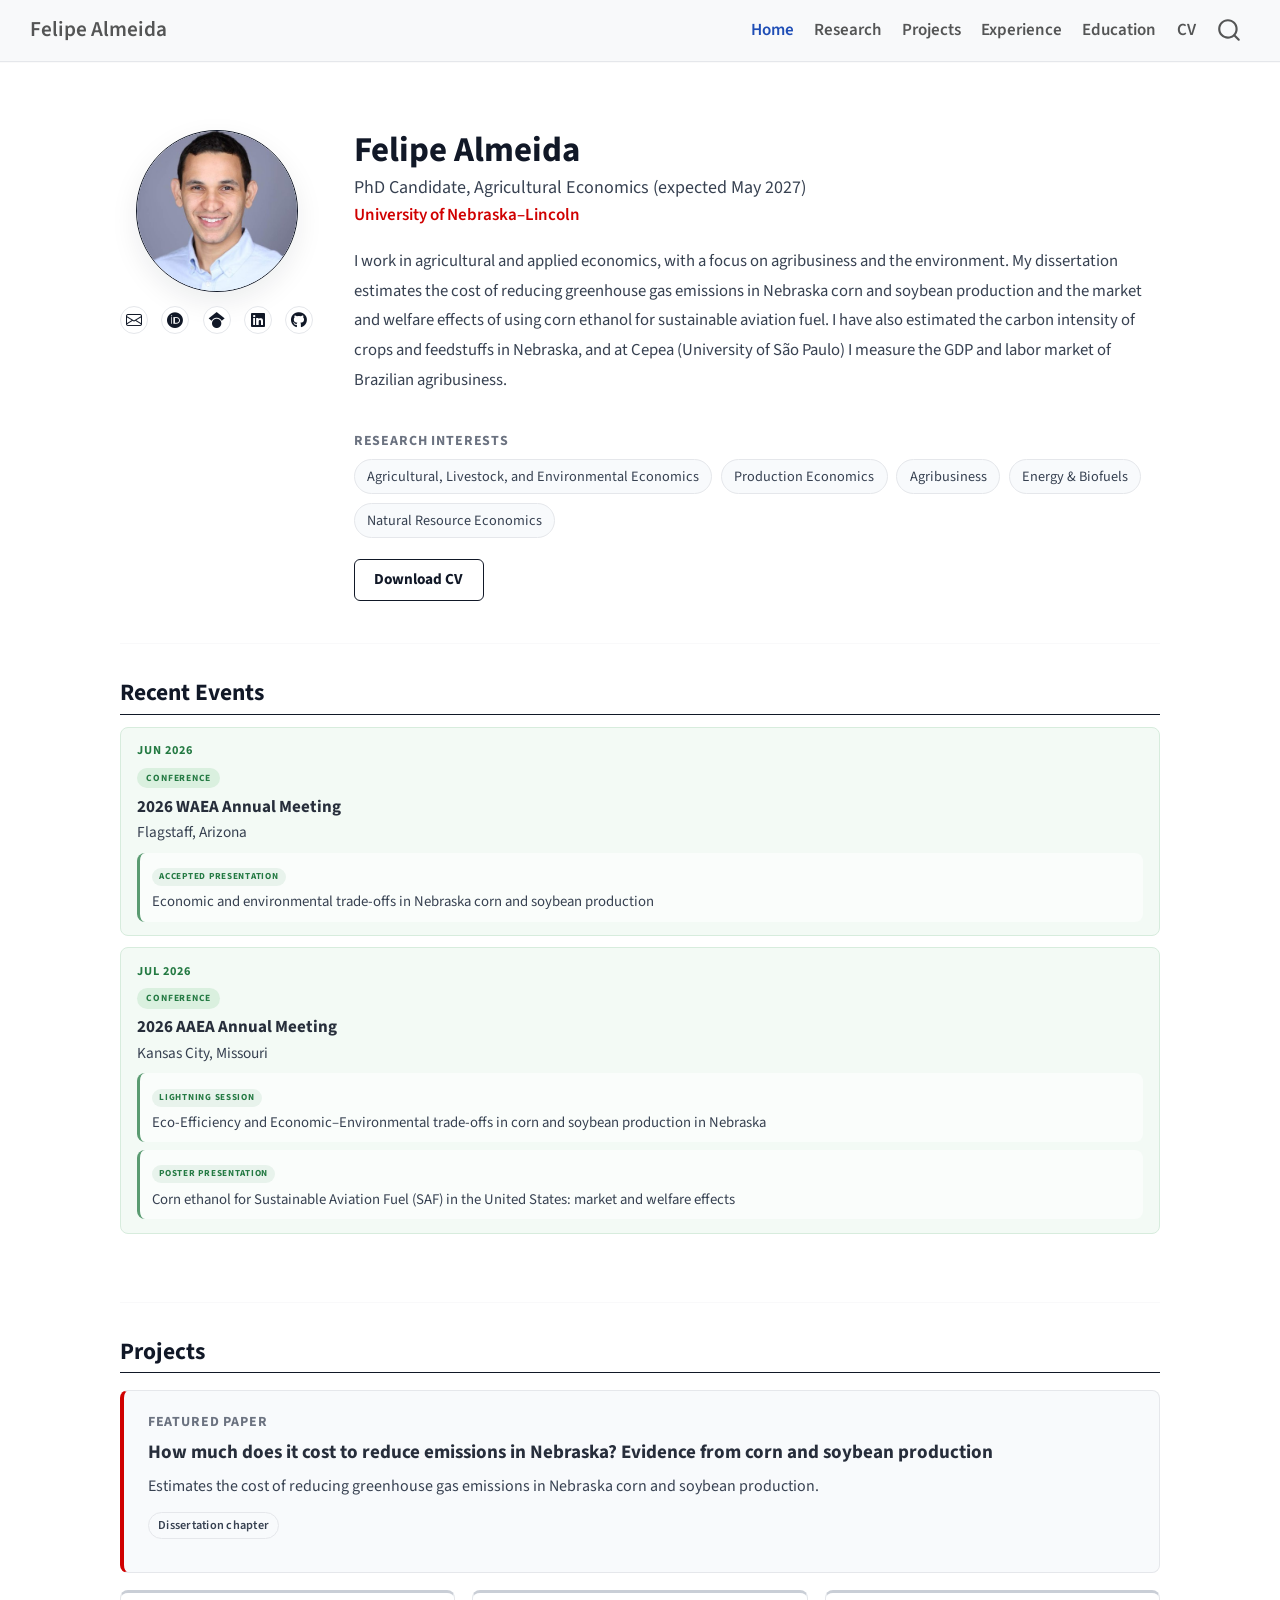
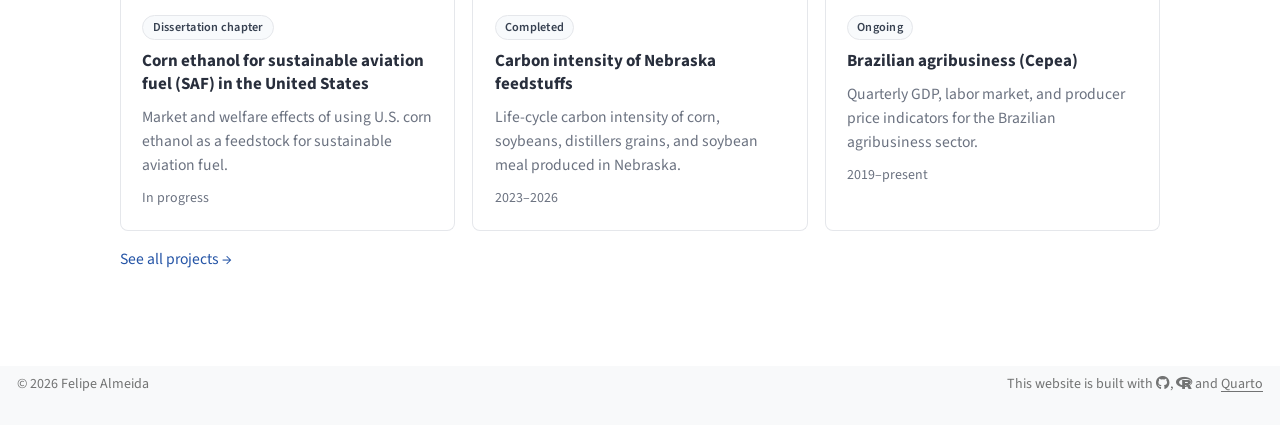
<file: docs/index.html>
<!DOCTYPE html>
<html xmlns="http://www.w3.org/1999/xhtml" lang="en" xml:lang="en"><head>

<meta charset="utf-8">
<meta name="generator" content="quarto-1.6.39">

<meta name="viewport" content="width=device-width, initial-scale=1.0, user-scalable=yes">

<meta name="description" content="Felipe Almeida – PhD candidate in Agricultural Economics at the University of Nebraska–Lincoln.">

<title>Felipe Almeida</title>
<style>
code{white-space: pre-wrap;}
span.smallcaps{font-variant: small-caps;}
div.columns{display: flex; gap: min(4vw, 1.5em);}
div.column{flex: auto; overflow-x: auto;}
div.hanging-indent{margin-left: 1.5em; text-indent: -1.5em;}
ul.task-list{list-style: none;}
ul.task-list li input[type="checkbox"] {
  width: 0.8em;
  margin: 0 0.8em 0.2em -1em; /* quarto-specific, see https://github.com/quarto-dev/quarto-cli/issues/4556 */ 
  vertical-align: middle;
}
.display.math{display: block; text-align: center; margin: 0.5rem auto;}
</style>


<script src="site_libs/quarto-nav/quarto-nav.js"></script>
<script src="site_libs/quarto-nav/headroom.min.js"></script>
<script src="site_libs/clipboard/clipboard.min.js"></script>
<script src="site_libs/quarto-search/autocomplete.umd.js"></script>
<script src="site_libs/quarto-search/fuse.min.js"></script>
<script src="site_libs/quarto-search/quarto-search.js"></script>
<meta name="quarto:offset" content="./">
<link href="./images/favicon.png" rel="icon" type="image/png">
<script src="site_libs/quarto-listing/list.min.js"></script>
<script src="site_libs/quarto-listing/quarto-listing.js"></script>
<script src="site_libs/quarto-html/quarto.js"></script>
<script src="site_libs/quarto-html/popper.min.js"></script>
<script src="site_libs/quarto-html/tippy.umd.min.js"></script>
<script src="site_libs/quarto-html/anchor.min.js"></script>
<link href="site_libs/quarto-html/tippy.css" rel="stylesheet">
<link href="site_libs/quarto-html/quarto-syntax-highlighting-e26003cea8cd680ca0c55a263523d882.css" rel="stylesheet" id="quarto-text-highlighting-styles">
<script src="site_libs/bootstrap/bootstrap.min.js"></script>
<link href="site_libs/bootstrap/bootstrap-icons.css" rel="stylesheet">
<link href="site_libs/bootstrap/bootstrap-f95efca093a1a11a1ff6b1787f15c966.min.css" rel="stylesheet" append-hash="true" id="quarto-bootstrap" data-mode="light">
<link href="site_libs/quarto-contrib/fontawesome6-1.2.0/all.min.css" rel="stylesheet">
<link href="site_libs/quarto-contrib/fontawesome6-1.2.0/latex-fontsize.css" rel="stylesheet">
<script id="quarto-search-options" type="application/json">{
  "location": "navbar",
  "copy-button": false,
  "collapse-after": 3,
  "panel-placement": "end",
  "type": "overlay",
  "limit": 50,
  "keyboard-shortcut": [
    "f",
    "/",
    "s"
  ],
  "show-item-context": false,
  "language": {
    "search-no-results-text": "No results",
    "search-matching-documents-text": "matching documents",
    "search-copy-link-title": "Copy link to search",
    "search-hide-matches-text": "Hide additional matches",
    "search-more-match-text": "more match in this document",
    "search-more-matches-text": "more matches in this document",
    "search-clear-button-title": "Clear",
    "search-text-placeholder": "",
    "search-detached-cancel-button-title": "Cancel",
    "search-submit-button-title": "Submit",
    "search-label": "Search"
  }
}</script>
<script>

  window.document.addEventListener("DOMContentLoaded", function (_event) {
    const listingTargetEl = window.document.querySelector('#listing-featured-project .list');
    if (!listingTargetEl) {
      // No listing discovered, do not attach.
      return; 
    }

    const options = {
      valueNames: ['listing-project','listing-website','listing-format','listing-editor','listing-language','listing-page-layout','listing-include-in-header','listing-title','listing-description','listing-status','listing-period','listing-team','listing-order','listing-featured','listing-path','listing-outputHref','listing-author','listing-filename','listing-file-modified','listing-reading-time','listing-word-count',{ data: ['index'] },{ data: ['categories'] },{ data: ['listing-file-modified-sort'] },{ data: ['listing-reading-time-sort'] },{ data: ['listing-word-count-sort'] }],
      
      searchColumns: ["listing-project","listing-website","listing-format","listing-editor","listing-language","listing-page-layout","listing-include-in-header","listing-title","listing-description","listing-status","listing-period","listing-team","listing-order","listing-featured","listing-path","listing-outputHref","listing-author","listing-filename","listing-file-modified","listing-reading-time","listing-word-count"],
    };

    window['quarto-listings'] = window['quarto-listings'] || {};
    window['quarto-listings']['listing-featured-project'] = new List('listing-featured-project', options);

    if (window['quarto-listing-loaded']) {
      window['quarto-listing-loaded']();
    }
  });

  window.addEventListener('hashchange',() => {
    if (window['quarto-listing-loaded']) {
      window['quarto-listing-loaded']();
    }
  })
  

  window.document.addEventListener("DOMContentLoaded", function (_event) {
    const listingTargetEl = window.document.querySelector('#listing-home-projects .list');
    if (!listingTargetEl) {
      // No listing discovered, do not attach.
      return; 
    }

    const options = {
      valueNames: ['listing-project','listing-website','listing-format','listing-editor','listing-language','listing-page-layout','listing-include-in-header','listing-title','listing-description','listing-status','listing-period','listing-team','listing-order','listing-home','listing-path','listing-outputHref','listing-author','listing-filename','listing-file-modified','listing-reading-time','listing-word-count',{ data: ['index'] },{ data: ['categories'] },{ data: ['listing-file-modified-sort'] },{ data: ['listing-reading-time-sort'] },{ data: ['listing-word-count-sort'] }],
      
      searchColumns: ["listing-project","listing-website","listing-format","listing-editor","listing-language","listing-page-layout","listing-include-in-header","listing-title","listing-description","listing-status","listing-period","listing-team","listing-order","listing-home","listing-path","listing-outputHref","listing-author","listing-filename","listing-file-modified","listing-reading-time","listing-word-count"],
    };

    window['quarto-listings'] = window['quarto-listings'] || {};
    window['quarto-listings']['listing-home-projects'] = new List('listing-home-projects', options);

    if (window['quarto-listing-loaded']) {
      window['quarto-listing-loaded']();
    }
  });

  window.addEventListener('hashchange',() => {
    if (window['quarto-listing-loaded']) {
      window['quarto-listing-loaded']();
    }
  })
  </script>
<meta name="google-site-verification" content="EvSHiIVDX9F_W8cTaRABuGYjstarUqCEcIdN7q97lo0">


<link rel="stylesheet" href="styles.css">
<meta property="og:title" content="Felipe Almeida">
<meta property="og:description" content="Felipe Almeida – PhD candidate in Agricultural Economics at the University of Nebraska–Lincoln.">
<meta property="og:image" content="https://felipeeconomist.github.io/images/profile.jpg">
<meta property="og:site_name" content="Felipe Almeida">
<meta property="og:image:alt" content="Felipe Almeida">
<meta name="twitter:title" content="Felipe Almeida">
<meta name="twitter:description" content="Felipe Almeida – PhD candidate in Agricultural Economics at the University of Nebraska–Lincoln.">
<meta name="twitter:image" content="https://felipeeconomist.github.io/images/profile.jpg">
<meta name="twitter:card" content="summary">
<meta name="twitter:image:alt" content="Felipe Almeida">
</head>

<body class="nav-fixed">

<div id="quarto-search-results"></div>
  <header id="quarto-header" class="headroom fixed-top">
    <nav class="navbar navbar-expand-lg " data-bs-theme="dark">
      <div class="navbar-container container-fluid">
      <div class="navbar-brand-container mx-auto">
    <a class="navbar-brand" href="./index.html">
    <span class="navbar-title">Felipe Almeida</span>
    </a>
  </div>
            <div id="quarto-search" class="" title="Search"></div>
          <button class="navbar-toggler" type="button" data-bs-toggle="collapse" data-bs-target="#navbarCollapse" aria-controls="navbarCollapse" role="menu" aria-expanded="false" aria-label="Toggle navigation" onclick="if (window.quartoToggleHeadroom) { window.quartoToggleHeadroom(); }">
  <span class="navbar-toggler-icon"></span>
</button>
          <div class="collapse navbar-collapse" id="navbarCollapse">
            <ul class="navbar-nav navbar-nav-scroll ms-auto">
  <li class="nav-item">
    <a class="nav-link active" href="./index.html" aria-current="page"> 
<span class="menu-text">Home</span></a>
  </li>  
  <li class="nav-item">
    <a class="nav-link" href="./research.html"> 
<span class="menu-text">Research</span></a>
  </li>  
  <li class="nav-item">
    <a class="nav-link" href="./projects.html"> 
<span class="menu-text">Projects</span></a>
  </li>  
  <li class="nav-item">
    <a class="nav-link" href="./experience.html"> 
<span class="menu-text">Experience</span></a>
  </li>  
  <li class="nav-item">
    <a class="nav-link" href="./education.html"> 
<span class="menu-text">Education</span></a>
  </li>  
  <li class="nav-item">
    <a class="nav-link" href="./FelipeAlmeida-CV.pdf"> 
<span class="menu-text">CV</span></a>
  </li>  
</ul>
          </div> <!-- /navcollapse -->
            <div class="quarto-navbar-tools">
</div>
      </div> <!-- /container-fluid -->
    </nav>
</header>
<!-- content -->
<div id="quarto-content" class="quarto-container page-columns page-rows-contents page-layout-full page-navbar">
<!-- sidebar -->
<!-- margin-sidebar -->
    
<!-- main -->
<main class="content column-page" id="quarto-document-content">

<header id="title-block-header" class="quarto-title-block default">
<div class="quarto-title">
<h1 class="title">Felipe Almeida</h1>
</div>

<div>
  <div class="description">
    Felipe Almeida – PhD candidate in Agricultural Economics at the University of Nebraska–Lincoln.
  </div>
</div>


<div class="quarto-title-meta column-page">

    
  
    
  </div>
  


</header>


<!-- ============================================================
     HERO: photo, profile icons, name, summary, interests, CV button.
     This block is raw HTML; styles come from styles.css (.hero-*).
     ============================================================ -->
<div class="hero">

<!-- Left column: photo and profile icons -->
<div class="hero-media">

<img src="images/profile.jpg" alt="Felipe Almeida" class="hero-photo">

  <!-- Profile icons. bi-* = Bootstrap Icons, fa-brands = Font Awesome.
       To add a profile, copy one <a> block and change the link, label and icon. -->
  <div class="social-links" aria-label="Academic and professional profiles">

  <a href="mailto:falmeida2@huskers.unl.edu" aria-label="Email">
    <i class="bi bi-envelope" aria-hidden="true"></i>
  </a>
  
<a href="https://orcid.org/0000-0002-2112-0322" target="_blank" rel="noopener noreferrer" aria-label="ORCID">
  <i class="fa-brands fa-orcid" aria-hidden="true"></i>
</a>

<a href="https://scholar.google.com/citations?user=bSxvr5wAAAAJ" target="_blank" rel="noopener noreferrer" aria-label="Google Scholar">
  <i class="fa-brands fa-google-scholar" aria-hidden="true"></i>
</a>

  <a href="https://www.linkedin.com/in/felipe-miranda-de-souza-almeida-64522599" target="_blank" rel="noopener noreferrer" aria-label="LinkedIn">
    <i class="fa-brands fa-linkedin" aria-hidden="true"></i>
  </a>

  <a href="https://github.com/felipeeconomist" target="_blank" rel="noopener noreferrer" aria-label="GitHub">
    <i class="fa-brands fa-github" aria-hidden="true"></i>
  </a>

</div>

</div>

  <!-- Right column: name, role, summary -->
  <div class="hero-content">
    <h1 class="hero-name">Felipe Almeida</h1>
    <p class="hero-role">PhD Candidate, Agricultural Economics (expected May 2027)</p>
    <p class="hero-affiliation">University of Nebraska–Lincoln</p>

    <p class="hero-summary">
I work in agricultural and applied economics, with a focus on agribusiness and the environment. My dissertation estimates the cost of reducing greenhouse gas emissions in Nebraska corn and soybean production and the market and welfare effects of using corn ethanol for sustainable aviation fuel. I have also estimated the carbon intensity of crops and feedstuffs in Nebraska, and at Cepea (University of São Paulo) I measure the GDP and labor market of Brazilian agribusiness.
</p>

<!-- Research interests: one <span class="tag"> per interest -->
<div class="site-section">

  <div class="eyebrow">
    Research Interests
  </div>

  <div class="tag-list">

    <span class="tag">
      Agricultural, Livestock, and Environmental Economics
    </span>

    <span class="tag">
      Production Economics
    </span>

    <span class="tag">
      Agribusiness
    </span>

    <span class="tag">
      Energy &amp; Biofuels
    </span>

    <span class="tag">
      Natural Resource Economics
    </span>

  </div>

</div>

    <!-- CV button: points to the PDF in the project root -->
    <div class="action-list">
      <a href="FelipeAlmeida-CV.pdf" class="button-outline">Download CV</a>

    </div>

  </div>
</div>

<hr class="section-rule">

<!-- ============================================================
     RECENT EVENTS: one .event-card per conference.
     To add an event, copy a whole <div class="event-card ..."> block.
     Each .paper-item inside a card is one presentation at that event.
     ============================================================ -->
<section id="events">

<h2 class="section-title anchored">
  Recent Events
</h2>

<div class="events-grid">

  <!-- Conference -->
  <div class="event-card conference-card">

    <div class="event-date">
      Jun 2026
    </div>

    <div class="event-type">
      Conference
    </div>

    <h3 class="event-title anchored">
      2026 WAEA Annual Meeting
    </h3>

    <p class="event-location">
      Flagstaff, Arizona
    </p>

    <div class="event-papers">

      <div class="paper-item">

        <span class="paper-label">
          Accepted Presentation
        </span>

        <p>
          Economic and environmental trade-offs
          in Nebraska corn and soybean production
        </p>

      </div>

    </div>

  </div>

  <!-- Conference -->
  <div class="event-card conference-card">

    <div class="event-date">
      Jul 2026
    </div>

    <div class="event-type">
      Conference
    </div>

    <h3 class="event-title anchored">
      2026 AAEA Annual Meeting
    </h3>

    <p class="event-location">
      Kansas City, Missouri
    </p>

    <div class="event-papers">

      <div class="paper-item">

        <span class="paper-label">
          Lightning Session
        </span>

        <p>
          Eco-Efficiency and Economic–Environmental
          trade-offs in corn and soybean production
          in Nebraska
        </p>

      </div>

      <div class="paper-item">

        <span class="paper-label">
          Poster Presentation
        </span>

        <p>
          Corn ethanol for Sustainable Aviation Fuel (SAF)
          in the United States:
          market and welfare effects
        </p>

      </div>

    </div>

  </div>

</div>
</section>

<hr class="section-rule">

<!-- ============================================================
     PROJECTS: the cards are generated from projects/*.qmd by the
     listings defined in the front matter at the top of this file.
     ============================================================ -->
<h2 class="section-title anchored">Projects</h2>
<!-- Placeholder filled by the "featured-project" listing -->
<div id="listing-featured-project" class="quarto-listing quarto-listing-container-custom">
<div class="list">
<div class="featured-card" data-index="0" data-listing-file-modified-sort="1793474753638" data-listing-reading-time-sort="1" data-listing-word-count-sort="72">
<div class="eyebrow">
Featured paper
</div>
<h3 class="anchored">
<a href="projects/abatement-cost.html">How much does it cost to reduce emissions in Nebraska? Evidence from corn and soybean production</a>
</h3>
<p>
Estimates the cost of reducing greenhouse gas emissions in Nebraska corn and soybean production.
</p>
<p><span class="project-status">Dissertation chapter</span></p>
</div>
</div>
<div class="listing-no-matching d-none">
No matching items
</div>
</div>
<!-- Placeholder filled by the "home-projects" listing -->
<div id="listing-home-projects" class="quarto-listing quarto-listing-container-custom">
<div class="list projects-grid">
<div class="project-card" data-index="0" data-listing-file-modified-sort="1793474759129" data-listing-reading-time-sort="1" data-listing-word-count-sort="172">
<span class="project-status">Dissertation chapter</span>
<h3 class="anchored">
<a href="projects/saf-corn-ethanol.html">Corn ethanol for sustainable aviation fuel (SAF) in the United States</a>
</h3>
<p>
Market and welfare effects of using U.S. corn ethanol as a feedstock for sustainable aviation fuel.
</p>
<p class="project-period">
In progress
</p>
</div>
<div class="project-card" data-index="1" data-listing-file-modified-sort="1793478643696" data-listing-reading-time-sort="3" data-listing-word-count-sort="427">
<span class="project-status">Completed</span>
<h3 class="anchored">
<a href="projects/carbon-intensity-feedstuffs.html">Carbon intensity of Nebraska feedstuffs</a>
</h3>
<p>
Life-cycle carbon intensity of corn, soybeans, distillers grains, and soybean meal produced in Nebraska.
</p>
<p class="project-period">
2023–2026
</p>
</div>
<div class="project-card" data-index="2" data-listing-file-modified-sort="1793475929079" data-listing-reading-time-sort="1" data-listing-word-count-sort="160">
<span class="project-status">Ongoing</span>
<h3 class="anchored">
<a href="projects/brazilian-agribusiness-indicators.html">Brazilian agribusiness (Cepea)</a>
</h3>
<p>
Quarterly GDP, labor market, and producer price indicators for the Brazilian agribusiness sector.
</p>
<p class="project-period">
2019–present
</p>
</div>
</div>
<div class="listing-no-matching d-none">
No matching items
</div>
</div>
<!-- Link to the full Projects page -->
<p class="see-all">
  <a href="projects.html">See all projects →</a>
</p>





</main> <!-- /main -->
<script id="quarto-html-after-body" type="application/javascript">
window.document.addEventListener("DOMContentLoaded", function (event) {
  const toggleBodyColorMode = (bsSheetEl) => {
    const mode = bsSheetEl.getAttribute("data-mode");
    const bodyEl = window.document.querySelector("body");
    if (mode === "dark") {
      bodyEl.classList.add("quarto-dark");
      bodyEl.classList.remove("quarto-light");
    } else {
      bodyEl.classList.add("quarto-light");
      bodyEl.classList.remove("quarto-dark");
    }
  }
  const toggleBodyColorPrimary = () => {
    const bsSheetEl = window.document.querySelector("link#quarto-bootstrap");
    if (bsSheetEl) {
      toggleBodyColorMode(bsSheetEl);
    }
  }
  toggleBodyColorPrimary();  
  const icon = "";
  const anchorJS = new window.AnchorJS();
  anchorJS.options = {
    placement: 'right',
    icon: icon
  };
  anchorJS.add('.anchored');
  const isCodeAnnotation = (el) => {
    for (const clz of el.classList) {
      if (clz.startsWith('code-annotation-')) {                     
        return true;
      }
    }
    return false;
  }
  const onCopySuccess = function(e) {
    // button target
    const button = e.trigger;
    // don't keep focus
    button.blur();
    // flash "checked"
    button.classList.add('code-copy-button-checked');
    var currentTitle = button.getAttribute("title");
    button.setAttribute("title", "Copied!");
    let tooltip;
    if (window.bootstrap) {
      button.setAttribute("data-bs-toggle", "tooltip");
      button.setAttribute("data-bs-placement", "left");
      button.setAttribute("data-bs-title", "Copied!");
      tooltip = new bootstrap.Tooltip(button, 
        { trigger: "manual", 
          customClass: "code-copy-button-tooltip",
          offset: [0, -8]});
      tooltip.show();    
    }
    setTimeout(function() {
      if (tooltip) {
        tooltip.hide();
        button.removeAttribute("data-bs-title");
        button.removeAttribute("data-bs-toggle");
        button.removeAttribute("data-bs-placement");
      }
      button.setAttribute("title", currentTitle);
      button.classList.remove('code-copy-button-checked');
    }, 1000);
    // clear code selection
    e.clearSelection();
  }
  const getTextToCopy = function(trigger) {
      const codeEl = trigger.previousElementSibling.cloneNode(true);
      for (const childEl of codeEl.children) {
        if (isCodeAnnotation(childEl)) {
          childEl.remove();
        }
      }
      return codeEl.innerText;
  }
  const clipboard = new window.ClipboardJS('.code-copy-button:not([data-in-quarto-modal])', {
    text: getTextToCopy
  });
  clipboard.on('success', onCopySuccess);
  if (window.document.getElementById('quarto-embedded-source-code-modal')) {
    const clipboardModal = new window.ClipboardJS('.code-copy-button[data-in-quarto-modal]', {
      text: getTextToCopy,
      container: window.document.getElementById('quarto-embedded-source-code-modal')
    });
    clipboardModal.on('success', onCopySuccess);
  }
    var localhostRegex = new RegExp(/^(?:http|https):\/\/localhost\:?[0-9]*\//);
    var mailtoRegex = new RegExp(/^mailto:/);
      var filterRegex = new RegExp("https:\/\/felipeeconomist\.github\.io");
    var isInternal = (href) => {
        return filterRegex.test(href) || localhostRegex.test(href) || mailtoRegex.test(href);
    }
    // Inspect non-navigation links and adorn them if external
 	var links = window.document.querySelectorAll('a[href]:not(.nav-link):not(.navbar-brand):not(.toc-action):not(.sidebar-link):not(.sidebar-item-toggle):not(.pagination-link):not(.no-external):not([aria-hidden]):not(.dropdown-item):not(.quarto-navigation-tool):not(.about-link)');
    for (var i=0; i<links.length; i++) {
      const link = links[i];
      if (!isInternal(link.href)) {
        // undo the damage that might have been done by quarto-nav.js in the case of
        // links that we want to consider external
        if (link.dataset.originalHref !== undefined) {
          link.href = link.dataset.originalHref;
        }
          // target, if specified
          link.setAttribute("target", "_blank");
          if (link.getAttribute("rel") === null) {
            link.setAttribute("rel", "noopener");
          }
      }
    }
  function tippyHover(el, contentFn, onTriggerFn, onUntriggerFn) {
    const config = {
      allowHTML: true,
      maxWidth: 500,
      delay: 100,
      arrow: false,
      appendTo: function(el) {
          return el.parentElement;
      },
      interactive: true,
      interactiveBorder: 10,
      theme: 'quarto',
      placement: 'bottom-start',
    };
    if (contentFn) {
      config.content = contentFn;
    }
    if (onTriggerFn) {
      config.onTrigger = onTriggerFn;
    }
    if (onUntriggerFn) {
      config.onUntrigger = onUntriggerFn;
    }
    window.tippy(el, config); 
  }
  const noterefs = window.document.querySelectorAll('a[role="doc-noteref"]');
  for (var i=0; i<noterefs.length; i++) {
    const ref = noterefs[i];
    tippyHover(ref, function() {
      // use id or data attribute instead here
      let href = ref.getAttribute('data-footnote-href') || ref.getAttribute('href');
      try { href = new URL(href).hash; } catch {}
      const id = href.replace(/^#\/?/, "");
      const note = window.document.getElementById(id);
      if (note) {
        return note.innerHTML;
      } else {
        return "";
      }
    });
  }
  const xrefs = window.document.querySelectorAll('a.quarto-xref');
  const processXRef = (id, note) => {
    // Strip column container classes
    const stripColumnClz = (el) => {
      el.classList.remove("page-full", "page-columns");
      if (el.children) {
        for (const child of el.children) {
          stripColumnClz(child);
        }
      }
    }
    stripColumnClz(note)
    if (id === null || id.startsWith('sec-')) {
      // Special case sections, only their first couple elements
      const container = document.createElement("div");
      if (note.children && note.children.length > 2) {
        container.appendChild(note.children[0].cloneNode(true));
        for (let i = 1; i < note.children.length; i++) {
          const child = note.children[i];
          if (child.tagName === "P" && child.innerText === "") {
            continue;
          } else {
            container.appendChild(child.cloneNode(true));
            break;
          }
        }
        if (window.Quarto?.typesetMath) {
          window.Quarto.typesetMath(container);
        }
        return container.innerHTML
      } else {
        if (window.Quarto?.typesetMath) {
          window.Quarto.typesetMath(note);
        }
        return note.innerHTML;
      }
    } else {
      // Remove any anchor links if they are present
      const anchorLink = note.querySelector('a.anchorjs-link');
      if (anchorLink) {
        anchorLink.remove();
      }
      if (window.Quarto?.typesetMath) {
        window.Quarto.typesetMath(note);
      }
      if (note.classList.contains("callout")) {
        return note.outerHTML;
      } else {
        return note.innerHTML;
      }
    }
  }
  for (var i=0; i<xrefs.length; i++) {
    const xref = xrefs[i];
    tippyHover(xref, undefined, function(instance) {
      instance.disable();
      let url = xref.getAttribute('href');
      let hash = undefined; 
      if (url.startsWith('#')) {
        hash = url;
      } else {
        try { hash = new URL(url).hash; } catch {}
      }
      if (hash) {
        const id = hash.replace(/^#\/?/, "");
        const note = window.document.getElementById(id);
        if (note !== null) {
          try {
            const html = processXRef(id, note.cloneNode(true));
            instance.setContent(html);
          } finally {
            instance.enable();
            instance.show();
          }
        } else {
          // See if we can fetch this
          fetch(url.split('#')[0])
          .then(res => res.text())
          .then(html => {
            const parser = new DOMParser();
            const htmlDoc = parser.parseFromString(html, "text/html");
            const note = htmlDoc.getElementById(id);
            if (note !== null) {
              const html = processXRef(id, note);
              instance.setContent(html);
            } 
          }).finally(() => {
            instance.enable();
            instance.show();
          });
        }
      } else {
        // See if we can fetch a full url (with no hash to target)
        // This is a special case and we should probably do some content thinning / targeting
        fetch(url)
        .then(res => res.text())
        .then(html => {
          const parser = new DOMParser();
          const htmlDoc = parser.parseFromString(html, "text/html");
          const note = htmlDoc.querySelector('main.content');
          if (note !== null) {
            // This should only happen for chapter cross references
            // (since there is no id in the URL)
            // remove the first header
            if (note.children.length > 0 && note.children[0].tagName === "HEADER") {
              note.children[0].remove();
            }
            const html = processXRef(null, note);
            instance.setContent(html);
          } 
        }).finally(() => {
          instance.enable();
          instance.show();
        });
      }
    }, function(instance) {
    });
  }
      let selectedAnnoteEl;
      const selectorForAnnotation = ( cell, annotation) => {
        let cellAttr = 'data-code-cell="' + cell + '"';
        let lineAttr = 'data-code-annotation="' +  annotation + '"';
        const selector = 'span[' + cellAttr + '][' + lineAttr + ']';
        return selector;
      }
      const selectCodeLines = (annoteEl) => {
        const doc = window.document;
        const targetCell = annoteEl.getAttribute("data-target-cell");
        const targetAnnotation = annoteEl.getAttribute("data-target-annotation");
        const annoteSpan = window.document.querySelector(selectorForAnnotation(targetCell, targetAnnotation));
        const lines = annoteSpan.getAttribute("data-code-lines").split(",");
        const lineIds = lines.map((line) => {
          return targetCell + "-" + line;
        })
        let top = null;
        let height = null;
        let parent = null;
        if (lineIds.length > 0) {
            //compute the position of the single el (top and bottom and make a div)
            const el = window.document.getElementById(lineIds[0]);
            top = el.offsetTop;
            height = el.offsetHeight;
            parent = el.parentElement.parentElement;
          if (lineIds.length > 1) {
            const lastEl = window.document.getElementById(lineIds[lineIds.length - 1]);
            const bottom = lastEl.offsetTop + lastEl.offsetHeight;
            height = bottom - top;
          }
          if (top !== null && height !== null && parent !== null) {
            // cook up a div (if necessary) and position it 
            let div = window.document.getElementById("code-annotation-line-highlight");
            if (div === null) {
              div = window.document.createElement("div");
              div.setAttribute("id", "code-annotation-line-highlight");
              div.style.position = 'absolute';
              parent.appendChild(div);
            }
            div.style.top = top - 2 + "px";
            div.style.height = height + 4 + "px";
            div.style.left = 0;
            let gutterDiv = window.document.getElementById("code-annotation-line-highlight-gutter");
            if (gutterDiv === null) {
              gutterDiv = window.document.createElement("div");
              gutterDiv.setAttribute("id", "code-annotation-line-highlight-gutter");
              gutterDiv.style.position = 'absolute';
              const codeCell = window.document.getElementById(targetCell);
              const gutter = codeCell.querySelector('.code-annotation-gutter');
              gutter.appendChild(gutterDiv);
            }
            gutterDiv.style.top = top - 2 + "px";
            gutterDiv.style.height = height + 4 + "px";
          }
          selectedAnnoteEl = annoteEl;
        }
      };
      const unselectCodeLines = () => {
        const elementsIds = ["code-annotation-line-highlight", "code-annotation-line-highlight-gutter"];
        elementsIds.forEach((elId) => {
          const div = window.document.getElementById(elId);
          if (div) {
            div.remove();
          }
        });
        selectedAnnoteEl = undefined;
      };
        // Handle positioning of the toggle
    window.addEventListener(
      "resize",
      throttle(() => {
        elRect = undefined;
        if (selectedAnnoteEl) {
          selectCodeLines(selectedAnnoteEl);
        }
      }, 10)
    );
    function throttle(fn, ms) {
    let throttle = false;
    let timer;
      return (...args) => {
        if(!throttle) { // first call gets through
            fn.apply(this, args);
            throttle = true;
        } else { // all the others get throttled
            if(timer) clearTimeout(timer); // cancel #2
            timer = setTimeout(() => {
              fn.apply(this, args);
              timer = throttle = false;
            }, ms);
        }
      };
    }
      // Attach click handler to the DT
      const annoteDls = window.document.querySelectorAll('dt[data-target-cell]');
      for (const annoteDlNode of annoteDls) {
        annoteDlNode.addEventListener('click', (event) => {
          const clickedEl = event.target;
          if (clickedEl !== selectedAnnoteEl) {
            unselectCodeLines();
            const activeEl = window.document.querySelector('dt[data-target-cell].code-annotation-active');
            if (activeEl) {
              activeEl.classList.remove('code-annotation-active');
            }
            selectCodeLines(clickedEl);
            clickedEl.classList.add('code-annotation-active');
          } else {
            // Unselect the line
            unselectCodeLines();
            clickedEl.classList.remove('code-annotation-active');
          }
        });
      }
  const findCites = (el) => {
    const parentEl = el.parentElement;
    if (parentEl) {
      const cites = parentEl.dataset.cites;
      if (cites) {
        return {
          el,
          cites: cites.split(' ')
        };
      } else {
        return findCites(el.parentElement)
      }
    } else {
      return undefined;
    }
  };
  var bibliorefs = window.document.querySelectorAll('a[role="doc-biblioref"]');
  for (var i=0; i<bibliorefs.length; i++) {
    const ref = bibliorefs[i];
    const citeInfo = findCites(ref);
    if (citeInfo) {
      tippyHover(citeInfo.el, function() {
        var popup = window.document.createElement('div');
        citeInfo.cites.forEach(function(cite) {
          var citeDiv = window.document.createElement('div');
          citeDiv.classList.add('hanging-indent');
          citeDiv.classList.add('csl-entry');
          var biblioDiv = window.document.getElementById('ref-' + cite);
          if (biblioDiv) {
            citeDiv.innerHTML = biblioDiv.innerHTML;
          }
          popup.appendChild(citeDiv);
        });
        return popup.innerHTML;
      });
    }
  }
});
</script>
</div> <!-- /content -->
<footer class="footer">
  <div class="nav-footer">
    <div class="nav-footer-left">
<p>© 2026 Felipe Almeida</p>
</div>   
    <div class="nav-footer-center">
      &nbsp;
    </div>
    <div class="nav-footer-right">
<p>This website is built with <a href="https://github.com/felipeeconomist/felipeeconomist.github.io" target="_blank"><i class="fa-brands fa-github" title="GitHub octocat logo" aria-label="github"></i></a>, <a href="https://www.r-project.org/about.html" target="_blank"><i class="fa-brands fa-r-project" title="R Project" aria-label="r-project"></i></a> and <a href="https://quarto.org/" target="_blank">Quarto</a></p>
</div>
  </div>
</footer>




</body></html>
</file>
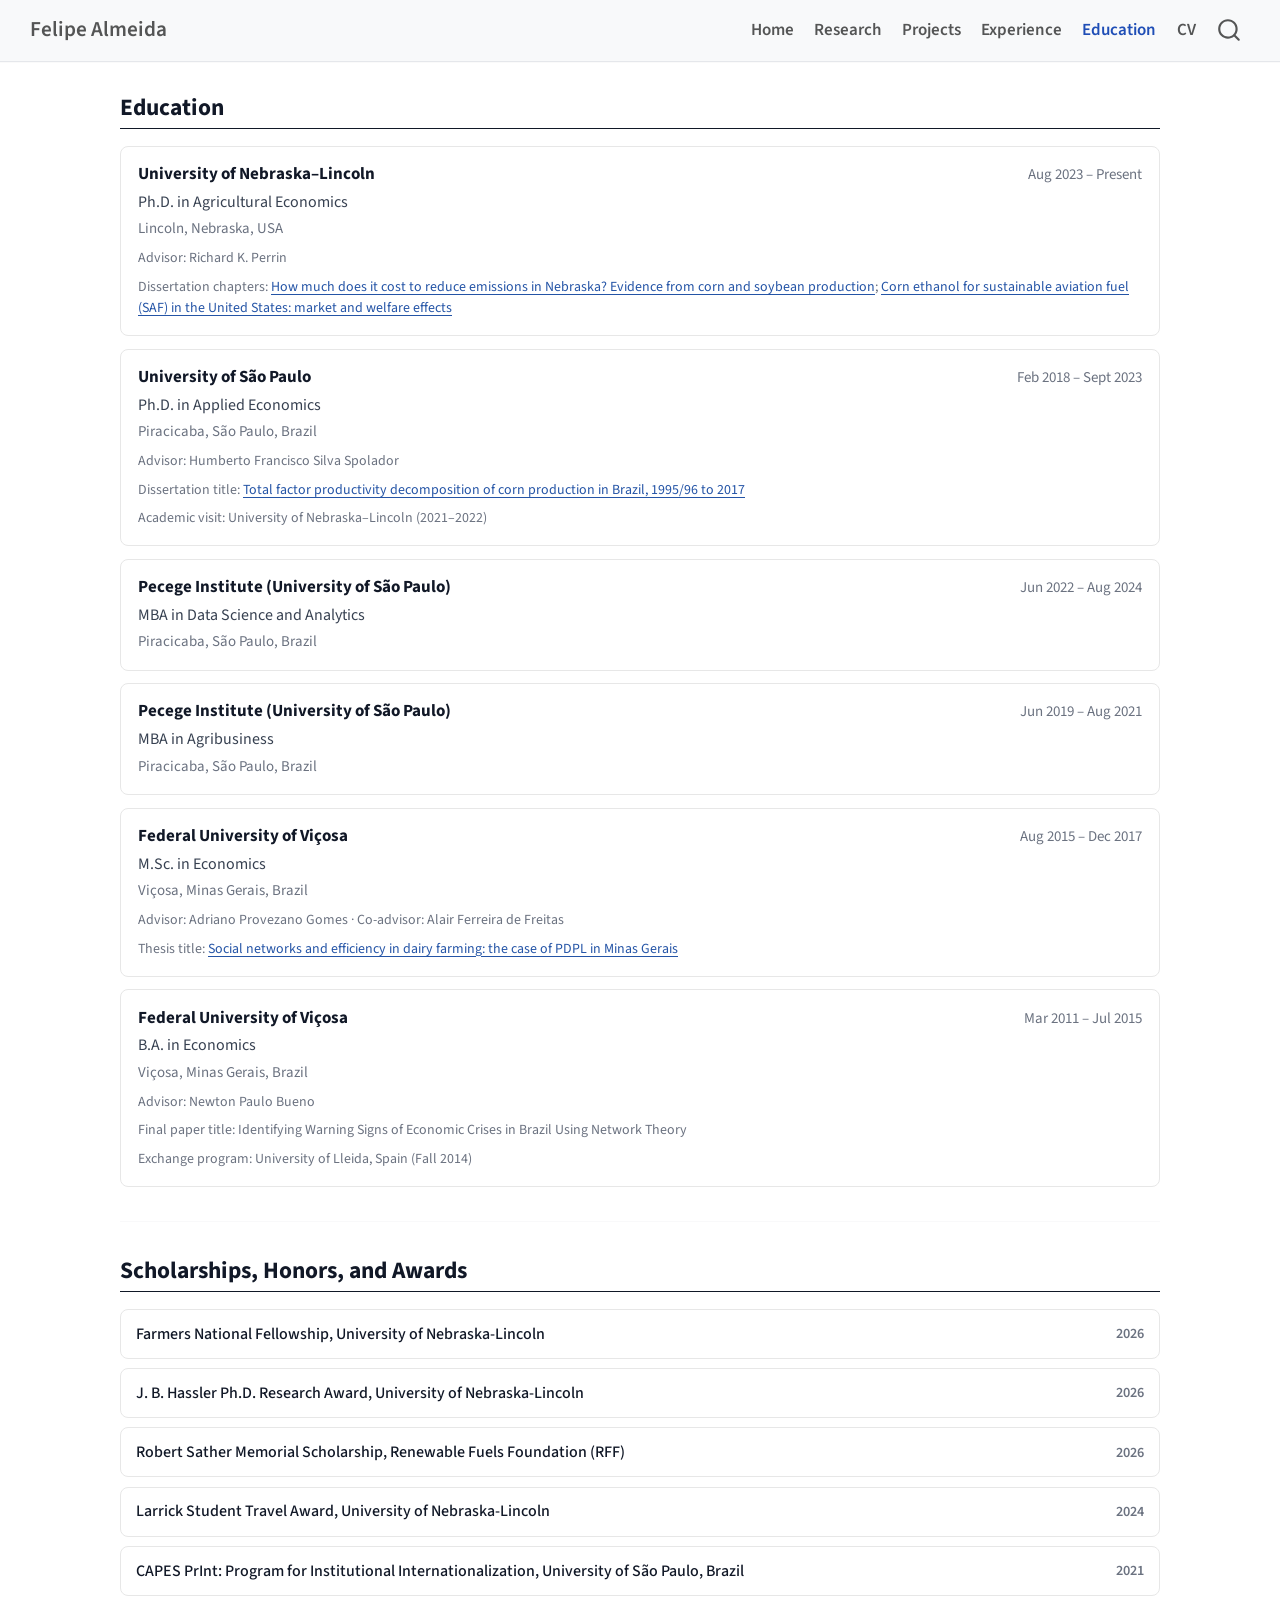
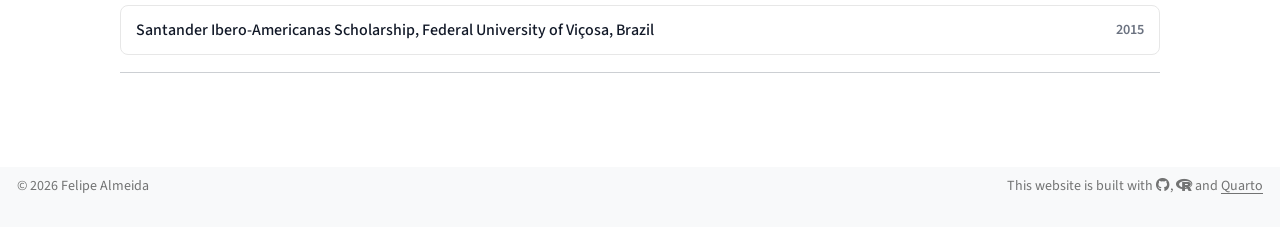
<file: docs/education.html>
<!DOCTYPE html>
<html xmlns="http://www.w3.org/1999/xhtml" lang="en" xml:lang="en"><head>

<meta charset="utf-8">
<meta name="generator" content="quarto-1.6.39">

<meta name="viewport" content="width=device-width, initial-scale=1.0, user-scalable=yes">


<title>Education – Felipe Almeida</title>
<style>
code{white-space: pre-wrap;}
span.smallcaps{font-variant: small-caps;}
div.columns{display: flex; gap: min(4vw, 1.5em);}
div.column{flex: auto; overflow-x: auto;}
div.hanging-indent{margin-left: 1.5em; text-indent: -1.5em;}
ul.task-list{list-style: none;}
ul.task-list li input[type="checkbox"] {
  width: 0.8em;
  margin: 0 0.8em 0.2em -1em; /* quarto-specific, see https://github.com/quarto-dev/quarto-cli/issues/4556 */ 
  vertical-align: middle;
}
.display.math{display: block; text-align: center; margin: 0.5rem auto;}
</style>


<script src="site_libs/quarto-nav/quarto-nav.js"></script>
<script src="site_libs/quarto-nav/headroom.min.js"></script>
<script src="site_libs/clipboard/clipboard.min.js"></script>
<script src="site_libs/quarto-search/autocomplete.umd.js"></script>
<script src="site_libs/quarto-search/fuse.min.js"></script>
<script src="site_libs/quarto-search/quarto-search.js"></script>
<meta name="quarto:offset" content="./">
<link href="./images/favicon.png" rel="icon" type="image/png">
<script src="site_libs/quarto-html/quarto.js"></script>
<script src="site_libs/quarto-html/popper.min.js"></script>
<script src="site_libs/quarto-html/tippy.umd.min.js"></script>
<script src="site_libs/quarto-html/anchor.min.js"></script>
<link href="site_libs/quarto-html/tippy.css" rel="stylesheet">
<link href="site_libs/quarto-html/quarto-syntax-highlighting-e26003cea8cd680ca0c55a263523d882.css" rel="stylesheet" id="quarto-text-highlighting-styles">
<script src="site_libs/bootstrap/bootstrap.min.js"></script>
<link href="site_libs/bootstrap/bootstrap-icons.css" rel="stylesheet">
<link href="site_libs/bootstrap/bootstrap-f95efca093a1a11a1ff6b1787f15c966.min.css" rel="stylesheet" append-hash="true" id="quarto-bootstrap" data-mode="light">
<link href="site_libs/quarto-contrib/fontawesome6-1.2.0/all.min.css" rel="stylesheet">
<link href="site_libs/quarto-contrib/fontawesome6-1.2.0/latex-fontsize.css" rel="stylesheet">
<script id="quarto-search-options" type="application/json">{
  "location": "navbar",
  "copy-button": false,
  "collapse-after": 3,
  "panel-placement": "end",
  "type": "overlay",
  "limit": 50,
  "keyboard-shortcut": [
    "f",
    "/",
    "s"
  ],
  "show-item-context": false,
  "language": {
    "search-no-results-text": "No results",
    "search-matching-documents-text": "matching documents",
    "search-copy-link-title": "Copy link to search",
    "search-hide-matches-text": "Hide additional matches",
    "search-more-match-text": "more match in this document",
    "search-more-matches-text": "more matches in this document",
    "search-clear-button-title": "Clear",
    "search-text-placeholder": "",
    "search-detached-cancel-button-title": "Cancel",
    "search-submit-button-title": "Submit",
    "search-label": "Search"
  }
}</script>


<link rel="stylesheet" href="styles.css">
<meta property="og:title" content="Education – Felipe Almeida">
<meta property="og:image" content="https://felipeeconomist.github.io/images/profile.jpg">
<meta property="og:site_name" content="Felipe Almeida">
<meta name="twitter:title" content="Education – Felipe Almeida">
<meta name="twitter:image" content="https://felipeeconomist.github.io/images/profile.jpg">
<meta name="twitter:card" content="summary">
</head>

<body class="nav-fixed">

<div id="quarto-search-results"></div>
  <header id="quarto-header" class="headroom fixed-top">
    <nav class="navbar navbar-expand-lg " data-bs-theme="dark">
      <div class="navbar-container container-fluid">
      <div class="navbar-brand-container mx-auto">
    <a class="navbar-brand" href="./index.html">
    <span class="navbar-title">Felipe Almeida</span>
    </a>
  </div>
            <div id="quarto-search" class="" title="Search"></div>
          <button class="navbar-toggler" type="button" data-bs-toggle="collapse" data-bs-target="#navbarCollapse" aria-controls="navbarCollapse" role="menu" aria-expanded="false" aria-label="Toggle navigation" onclick="if (window.quartoToggleHeadroom) { window.quartoToggleHeadroom(); }">
  <span class="navbar-toggler-icon"></span>
</button>
          <div class="collapse navbar-collapse" id="navbarCollapse">
            <ul class="navbar-nav navbar-nav-scroll ms-auto">
  <li class="nav-item">
    <a class="nav-link" href="./index.html"> 
<span class="menu-text">Home</span></a>
  </li>  
  <li class="nav-item">
    <a class="nav-link" href="./research.html"> 
<span class="menu-text">Research</span></a>
  </li>  
  <li class="nav-item">
    <a class="nav-link" href="./projects.html"> 
<span class="menu-text">Projects</span></a>
  </li>  
  <li class="nav-item">
    <a class="nav-link" href="./experience.html"> 
<span class="menu-text">Experience</span></a>
  </li>  
  <li class="nav-item">
    <a class="nav-link active" href="./education.html" aria-current="page"> 
<span class="menu-text">Education</span></a>
  </li>  
  <li class="nav-item">
    <a class="nav-link" href="./FelipeAlmeida-CV.pdf"> 
<span class="menu-text">CV</span></a>
  </li>  
</ul>
          </div> <!-- /navcollapse -->
            <div class="quarto-navbar-tools">
</div>
      </div> <!-- /container-fluid -->
    </nav>
</header>
<!-- content -->
<div id="quarto-content" class="quarto-container page-columns page-rows-contents page-layout-full page-navbar">
<!-- sidebar -->
<!-- margin-sidebar -->
    
<!-- main -->
<main class="content column-page" id="quarto-document-content">

<header id="title-block-header" class="quarto-title-block default">
<div class="quarto-title">
<h1 class="title">Education</h1>
</div>



<div class="quarto-title-meta column-page">

    
  
    
  </div>
  


</header>


<!-- This page is written in raw HTML; styles come from styles.css (.edu-*, .award-*).
     Each degree is one <div class="edu-card">. To add a degree, copy a whole card:
       .edu-top       school name (left) and dates (right)
       .edu-degree    degree name
       .edu-location  city and country
       .edu-note      optional extra lines (advisor, thesis title, exchange, etc.) -->

<h2 class="section-title anchored">
Education
</h2>

<div class="education-grid">

  <!-- Nebraska -->
  <div class="edu-card">

    <div class="edu-top">
      <strong class="edu-school">
        University of Nebraska–Lincoln
      </strong>

      <span class="edu-date">
        Aug 2023 – Present
      </span>
    </div>

    <div class="edu-degree">
      Ph.D. in Agricultural Economics
    </div>

    <div class="edu-location">
      Lincoln, Nebraska, USA
    </div>

    <div class="edu-note">
      Advisor: Richard K. Perrin
    </div>

    <div class="edu-note">
      Dissertation chapters:
      <a href="projects/abatement-cost.html">How much does it cost to reduce emissions in Nebraska? Evidence from corn and soybean production</a>;
      <a href="projects/saf-corn-ethanol.html">Corn ethanol for sustainable aviation fuel (SAF) in the United States: market and welfare effects</a>
    </div>

  </div>

  <!-- USP -->
  <div class="edu-card">

    <div class="edu-top">
      <strong class="edu-school">
        University of São Paulo
      </strong>

      <span class="edu-date">
        Feb 2018 – Sept 2023
      </span>
    </div>

    <div class="edu-degree">
      Ph.D. in Applied Economics
    </div>

    <div class="edu-location">
      Piracicaba, São Paulo, Brazil
    </div>

    <div class="edu-note">
      Advisor: Humberto Francisco Silva Spolador
    </div>

    <div class="edu-note">
      Dissertation title:
      <a href="https://doi.org/10.11606/T.11.2023.tde-07122023-113539">
        Total factor productivity decomposition of corn production in Brazil, 1995/96 to 2017
      </a>
    </div>

    <div class="edu-note">
      Academic visit: University of Nebraska–Lincoln (2021–2022)
    </div>

  </div>

  <!-- MBA DS -->
  <div class="edu-card">

    <div class="edu-top">
      <strong class="edu-school">
        Pecege Institute (University of São Paulo)
      </strong>

      <span class="edu-date">
        Jun 2022 – Aug 2024
      </span>
    </div>

    <div class="edu-degree">
      MBA in Data Science and Analytics
    </div>

    <div class="edu-location">
      Piracicaba, São Paulo, Brazil
    </div>

  </div>

  <!-- MBA Agribusiness -->
  <div class="edu-card">

    <div class="edu-top">
      <strong class="edu-school">
        Pecege Institute (University of São Paulo)
      </strong>

      <span class="edu-date">
        Jun 2019 – Aug 2021
      </span>
    </div>

    <div class="edu-degree">
      MBA in Agribusiness
    </div>

    <div class="edu-location">
      Piracicaba, São Paulo, Brazil
    </div>

  </div>

  <!-- MSc -->
  <div class="edu-card">

    <div class="edu-top">
      <strong class="edu-school">
        Federal University of Viçosa
      </strong>

      <span class="edu-date">
        Aug 2015 – Dec 2017
      </span>
    </div>

    <div class="edu-degree">
      M.Sc. in Economics
    </div>

    <div class="edu-location">
      Viçosa, Minas Gerais, Brazil
    </div>

    <div class="edu-note">
      Advisor: Adriano Provezano Gomes · Co-advisor: Alair Ferreira de Freitas
    </div>

    <div class="edu-note">
      Thesis title:
      <a href="https://locus.ufv.br/items/7cc8ccec-41df-4ef1-ab6a-627b83b16f5d">
        Social networks and efficiency in dairy farming:
        the case of PDPL in Minas Gerais
      </a>
    </div>

  </div>

  <!-- BA -->
  <div class="edu-card">

    <div class="edu-top">
      <strong class="edu-school">
        Federal University of Viçosa
      </strong>

      <span class="edu-date">
        Mar 2011 – Jul 2015
      </span>
    </div>

    <div class="edu-degree">
      B.A. in Economics
    </div>

    <div class="edu-location">
      Viçosa, Minas Gerais, Brazil
    </div>

    <div class="edu-note">
      Advisor: Newton Paulo Bueno
    </div>

    <div class="edu-note">
      Final paper title:
      Identifying Warning Signs of Economic Crises in Brazil Using Network Theory
    </div>

    <div class="edu-note">
      Exchange program: University of Lleida, Spain (Fall 2014)
    </div>

  </div>

</div>

<hr class="section-rule">

<!-- Awards: one <div class="award-card-min"> per award (name on the left, year on the right) -->
<h2 class="section-title anchored">
Scholarships, Honors, and Awards
</h2>

<div class="awards-grid">

  <div class="award-card-min">
    <div class="award-name">
      Farmers National Fellowship, University of Nebraska-Lincoln
    </div>

    <div class="award-year">
      2026
    </div>
  </div>

  <div class="award-card-min">
    <div class="award-name">
      J. B. Hassler Ph.D. Research Award, University of Nebraska-Lincoln
    </div>

    <div class="award-year">
      2026
    </div>
  </div>

  <div class="award-card-min">
    <div class="award-name">
      Robert Sather Memorial Scholarship, Renewable Fuels Foundation (RFF)
    </div>

    <div class="award-year">
      2026
    </div>
  </div>

  <div class="award-card-min">
    <div class="award-name">
      Larrick Student Travel Award, University of Nebraska-Lincoln
    </div>

    <div class="award-year">
      2024
    </div>
  </div>

  <div class="award-card-min">
    <div class="award-name">
      CAPES PrInt: Program for Institutional Internationalization, University of São Paulo, Brazil
    </div>

    <div class="award-year">
      2021
    </div>
  </div>

  <div class="award-card-min">
    <div class="award-name">
      Santander Ibero-Americanas Scholarship, Federal University of Viçosa, Brazil
    </div>

    <div class="award-year">
      2015
    </div>
  </div>

</div>
<hr>



</main> <!-- /main -->
<script id="quarto-html-after-body" type="application/javascript">
window.document.addEventListener("DOMContentLoaded", function (event) {
  const toggleBodyColorMode = (bsSheetEl) => {
    const mode = bsSheetEl.getAttribute("data-mode");
    const bodyEl = window.document.querySelector("body");
    if (mode === "dark") {
      bodyEl.classList.add("quarto-dark");
      bodyEl.classList.remove("quarto-light");
    } else {
      bodyEl.classList.add("quarto-light");
      bodyEl.classList.remove("quarto-dark");
    }
  }
  const toggleBodyColorPrimary = () => {
    const bsSheetEl = window.document.querySelector("link#quarto-bootstrap");
    if (bsSheetEl) {
      toggleBodyColorMode(bsSheetEl);
    }
  }
  toggleBodyColorPrimary();  
  const icon = "";
  const anchorJS = new window.AnchorJS();
  anchorJS.options = {
    placement: 'right',
    icon: icon
  };
  anchorJS.add('.anchored');
  const isCodeAnnotation = (el) => {
    for (const clz of el.classList) {
      if (clz.startsWith('code-annotation-')) {                     
        return true;
      }
    }
    return false;
  }
  const onCopySuccess = function(e) {
    // button target
    const button = e.trigger;
    // don't keep focus
    button.blur();
    // flash "checked"
    button.classList.add('code-copy-button-checked');
    var currentTitle = button.getAttribute("title");
    button.setAttribute("title", "Copied!");
    let tooltip;
    if (window.bootstrap) {
      button.setAttribute("data-bs-toggle", "tooltip");
      button.setAttribute("data-bs-placement", "left");
      button.setAttribute("data-bs-title", "Copied!");
      tooltip = new bootstrap.Tooltip(button, 
        { trigger: "manual", 
          customClass: "code-copy-button-tooltip",
          offset: [0, -8]});
      tooltip.show();    
    }
    setTimeout(function() {
      if (tooltip) {
        tooltip.hide();
        button.removeAttribute("data-bs-title");
        button.removeAttribute("data-bs-toggle");
        button.removeAttribute("data-bs-placement");
      }
      button.setAttribute("title", currentTitle);
      button.classList.remove('code-copy-button-checked');
    }, 1000);
    // clear code selection
    e.clearSelection();
  }
  const getTextToCopy = function(trigger) {
      const codeEl = trigger.previousElementSibling.cloneNode(true);
      for (const childEl of codeEl.children) {
        if (isCodeAnnotation(childEl)) {
          childEl.remove();
        }
      }
      return codeEl.innerText;
  }
  const clipboard = new window.ClipboardJS('.code-copy-button:not([data-in-quarto-modal])', {
    text: getTextToCopy
  });
  clipboard.on('success', onCopySuccess);
  if (window.document.getElementById('quarto-embedded-source-code-modal')) {
    const clipboardModal = new window.ClipboardJS('.code-copy-button[data-in-quarto-modal]', {
      text: getTextToCopy,
      container: window.document.getElementById('quarto-embedded-source-code-modal')
    });
    clipboardModal.on('success', onCopySuccess);
  }
    var localhostRegex = new RegExp(/^(?:http|https):\/\/localhost\:?[0-9]*\//);
    var mailtoRegex = new RegExp(/^mailto:/);
      var filterRegex = new RegExp("https:\/\/felipeeconomist\.github\.io");
    var isInternal = (href) => {
        return filterRegex.test(href) || localhostRegex.test(href) || mailtoRegex.test(href);
    }
    // Inspect non-navigation links and adorn them if external
 	var links = window.document.querySelectorAll('a[href]:not(.nav-link):not(.navbar-brand):not(.toc-action):not(.sidebar-link):not(.sidebar-item-toggle):not(.pagination-link):not(.no-external):not([aria-hidden]):not(.dropdown-item):not(.quarto-navigation-tool):not(.about-link)');
    for (var i=0; i<links.length; i++) {
      const link = links[i];
      if (!isInternal(link.href)) {
        // undo the damage that might have been done by quarto-nav.js in the case of
        // links that we want to consider external
        if (link.dataset.originalHref !== undefined) {
          link.href = link.dataset.originalHref;
        }
          // target, if specified
          link.setAttribute("target", "_blank");
          if (link.getAttribute("rel") === null) {
            link.setAttribute("rel", "noopener");
          }
      }
    }
  function tippyHover(el, contentFn, onTriggerFn, onUntriggerFn) {
    const config = {
      allowHTML: true,
      maxWidth: 500,
      delay: 100,
      arrow: false,
      appendTo: function(el) {
          return el.parentElement;
      },
      interactive: true,
      interactiveBorder: 10,
      theme: 'quarto',
      placement: 'bottom-start',
    };
    if (contentFn) {
      config.content = contentFn;
    }
    if (onTriggerFn) {
      config.onTrigger = onTriggerFn;
    }
    if (onUntriggerFn) {
      config.onUntrigger = onUntriggerFn;
    }
    window.tippy(el, config); 
  }
  const noterefs = window.document.querySelectorAll('a[role="doc-noteref"]');
  for (var i=0; i<noterefs.length; i++) {
    const ref = noterefs[i];
    tippyHover(ref, function() {
      // use id or data attribute instead here
      let href = ref.getAttribute('data-footnote-href') || ref.getAttribute('href');
      try { href = new URL(href).hash; } catch {}
      const id = href.replace(/^#\/?/, "");
      const note = window.document.getElementById(id);
      if (note) {
        return note.innerHTML;
      } else {
        return "";
      }
    });
  }
  const xrefs = window.document.querySelectorAll('a.quarto-xref');
  const processXRef = (id, note) => {
    // Strip column container classes
    const stripColumnClz = (el) => {
      el.classList.remove("page-full", "page-columns");
      if (el.children) {
        for (const child of el.children) {
          stripColumnClz(child);
        }
      }
    }
    stripColumnClz(note)
    if (id === null || id.startsWith('sec-')) {
      // Special case sections, only their first couple elements
      const container = document.createElement("div");
      if (note.children && note.children.length > 2) {
        container.appendChild(note.children[0].cloneNode(true));
        for (let i = 1; i < note.children.length; i++) {
          const child = note.children[i];
          if (child.tagName === "P" && child.innerText === "") {
            continue;
          } else {
            container.appendChild(child.cloneNode(true));
            break;
          }
        }
        if (window.Quarto?.typesetMath) {
          window.Quarto.typesetMath(container);
        }
        return container.innerHTML
      } else {
        if (window.Quarto?.typesetMath) {
          window.Quarto.typesetMath(note);
        }
        return note.innerHTML;
      }
    } else {
      // Remove any anchor links if they are present
      const anchorLink = note.querySelector('a.anchorjs-link');
      if (anchorLink) {
        anchorLink.remove();
      }
      if (window.Quarto?.typesetMath) {
        window.Quarto.typesetMath(note);
      }
      if (note.classList.contains("callout")) {
        return note.outerHTML;
      } else {
        return note.innerHTML;
      }
    }
  }
  for (var i=0; i<xrefs.length; i++) {
    const xref = xrefs[i];
    tippyHover(xref, undefined, function(instance) {
      instance.disable();
      let url = xref.getAttribute('href');
      let hash = undefined; 
      if (url.startsWith('#')) {
        hash = url;
      } else {
        try { hash = new URL(url).hash; } catch {}
      }
      if (hash) {
        const id = hash.replace(/^#\/?/, "");
        const note = window.document.getElementById(id);
        if (note !== null) {
          try {
            const html = processXRef(id, note.cloneNode(true));
            instance.setContent(html);
          } finally {
            instance.enable();
            instance.show();
          }
        } else {
          // See if we can fetch this
          fetch(url.split('#')[0])
          .then(res => res.text())
          .then(html => {
            const parser = new DOMParser();
            const htmlDoc = parser.parseFromString(html, "text/html");
            const note = htmlDoc.getElementById(id);
            if (note !== null) {
              const html = processXRef(id, note);
              instance.setContent(html);
            } 
          }).finally(() => {
            instance.enable();
            instance.show();
          });
        }
      } else {
        // See if we can fetch a full url (with no hash to target)
        // This is a special case and we should probably do some content thinning / targeting
        fetch(url)
        .then(res => res.text())
        .then(html => {
          const parser = new DOMParser();
          const htmlDoc = parser.parseFromString(html, "text/html");
          const note = htmlDoc.querySelector('main.content');
          if (note !== null) {
            // This should only happen for chapter cross references
            // (since there is no id in the URL)
            // remove the first header
            if (note.children.length > 0 && note.children[0].tagName === "HEADER") {
              note.children[0].remove();
            }
            const html = processXRef(null, note);
            instance.setContent(html);
          } 
        }).finally(() => {
          instance.enable();
          instance.show();
        });
      }
    }, function(instance) {
    });
  }
      let selectedAnnoteEl;
      const selectorForAnnotation = ( cell, annotation) => {
        let cellAttr = 'data-code-cell="' + cell + '"';
        let lineAttr = 'data-code-annotation="' +  annotation + '"';
        const selector = 'span[' + cellAttr + '][' + lineAttr + ']';
        return selector;
      }
      const selectCodeLines = (annoteEl) => {
        const doc = window.document;
        const targetCell = annoteEl.getAttribute("data-target-cell");
        const targetAnnotation = annoteEl.getAttribute("data-target-annotation");
        const annoteSpan = window.document.querySelector(selectorForAnnotation(targetCell, targetAnnotation));
        const lines = annoteSpan.getAttribute("data-code-lines").split(",");
        const lineIds = lines.map((line) => {
          return targetCell + "-" + line;
        })
        let top = null;
        let height = null;
        let parent = null;
        if (lineIds.length > 0) {
            //compute the position of the single el (top and bottom and make a div)
            const el = window.document.getElementById(lineIds[0]);
            top = el.offsetTop;
            height = el.offsetHeight;
            parent = el.parentElement.parentElement;
          if (lineIds.length > 1) {
            const lastEl = window.document.getElementById(lineIds[lineIds.length - 1]);
            const bottom = lastEl.offsetTop + lastEl.offsetHeight;
            height = bottom - top;
          }
          if (top !== null && height !== null && parent !== null) {
            // cook up a div (if necessary) and position it 
            let div = window.document.getElementById("code-annotation-line-highlight");
            if (div === null) {
              div = window.document.createElement("div");
              div.setAttribute("id", "code-annotation-line-highlight");
              div.style.position = 'absolute';
              parent.appendChild(div);
            }
            div.style.top = top - 2 + "px";
            div.style.height = height + 4 + "px";
            div.style.left = 0;
            let gutterDiv = window.document.getElementById("code-annotation-line-highlight-gutter");
            if (gutterDiv === null) {
              gutterDiv = window.document.createElement("div");
              gutterDiv.setAttribute("id", "code-annotation-line-highlight-gutter");
              gutterDiv.style.position = 'absolute';
              const codeCell = window.document.getElementById(targetCell);
              const gutter = codeCell.querySelector('.code-annotation-gutter');
              gutter.appendChild(gutterDiv);
            }
            gutterDiv.style.top = top - 2 + "px";
            gutterDiv.style.height = height + 4 + "px";
          }
          selectedAnnoteEl = annoteEl;
        }
      };
      const unselectCodeLines = () => {
        const elementsIds = ["code-annotation-line-highlight", "code-annotation-line-highlight-gutter"];
        elementsIds.forEach((elId) => {
          const div = window.document.getElementById(elId);
          if (div) {
            div.remove();
          }
        });
        selectedAnnoteEl = undefined;
      };
        // Handle positioning of the toggle
    window.addEventListener(
      "resize",
      throttle(() => {
        elRect = undefined;
        if (selectedAnnoteEl) {
          selectCodeLines(selectedAnnoteEl);
        }
      }, 10)
    );
    function throttle(fn, ms) {
    let throttle = false;
    let timer;
      return (...args) => {
        if(!throttle) { // first call gets through
            fn.apply(this, args);
            throttle = true;
        } else { // all the others get throttled
            if(timer) clearTimeout(timer); // cancel #2
            timer = setTimeout(() => {
              fn.apply(this, args);
              timer = throttle = false;
            }, ms);
        }
      };
    }
      // Attach click handler to the DT
      const annoteDls = window.document.querySelectorAll('dt[data-target-cell]');
      for (const annoteDlNode of annoteDls) {
        annoteDlNode.addEventListener('click', (event) => {
          const clickedEl = event.target;
          if (clickedEl !== selectedAnnoteEl) {
            unselectCodeLines();
            const activeEl = window.document.querySelector('dt[data-target-cell].code-annotation-active');
            if (activeEl) {
              activeEl.classList.remove('code-annotation-active');
            }
            selectCodeLines(clickedEl);
            clickedEl.classList.add('code-annotation-active');
          } else {
            // Unselect the line
            unselectCodeLines();
            clickedEl.classList.remove('code-annotation-active');
          }
        });
      }
  const findCites = (el) => {
    const parentEl = el.parentElement;
    if (parentEl) {
      const cites = parentEl.dataset.cites;
      if (cites) {
        return {
          el,
          cites: cites.split(' ')
        };
      } else {
        return findCites(el.parentElement)
      }
    } else {
      return undefined;
    }
  };
  var bibliorefs = window.document.querySelectorAll('a[role="doc-biblioref"]');
  for (var i=0; i<bibliorefs.length; i++) {
    const ref = bibliorefs[i];
    const citeInfo = findCites(ref);
    if (citeInfo) {
      tippyHover(citeInfo.el, function() {
        var popup = window.document.createElement('div');
        citeInfo.cites.forEach(function(cite) {
          var citeDiv = window.document.createElement('div');
          citeDiv.classList.add('hanging-indent');
          citeDiv.classList.add('csl-entry');
          var biblioDiv = window.document.getElementById('ref-' + cite);
          if (biblioDiv) {
            citeDiv.innerHTML = biblioDiv.innerHTML;
          }
          popup.appendChild(citeDiv);
        });
        return popup.innerHTML;
      });
    }
  }
});
</script>
</div> <!-- /content -->
<footer class="footer">
  <div class="nav-footer">
    <div class="nav-footer-left">
<p>© 2026 Felipe Almeida</p>
</div>   
    <div class="nav-footer-center">
      &nbsp;
    </div>
    <div class="nav-footer-right">
<p>This website is built with <a href="https://github.com/felipeeconomist/felipeeconomist.github.io" target="_blank"><i class="fa-brands fa-github" title="GitHub octocat logo" aria-label="github"></i></a>, <a href="https://www.r-project.org/about.html" target="_blank"><i class="fa-brands fa-r-project" title="R Project" aria-label="r-project"></i></a> and <a href="https://quarto.org/" target="_blank">Quarto</a></p>
</div>
  </div>
</footer>




</body></html>
</file>
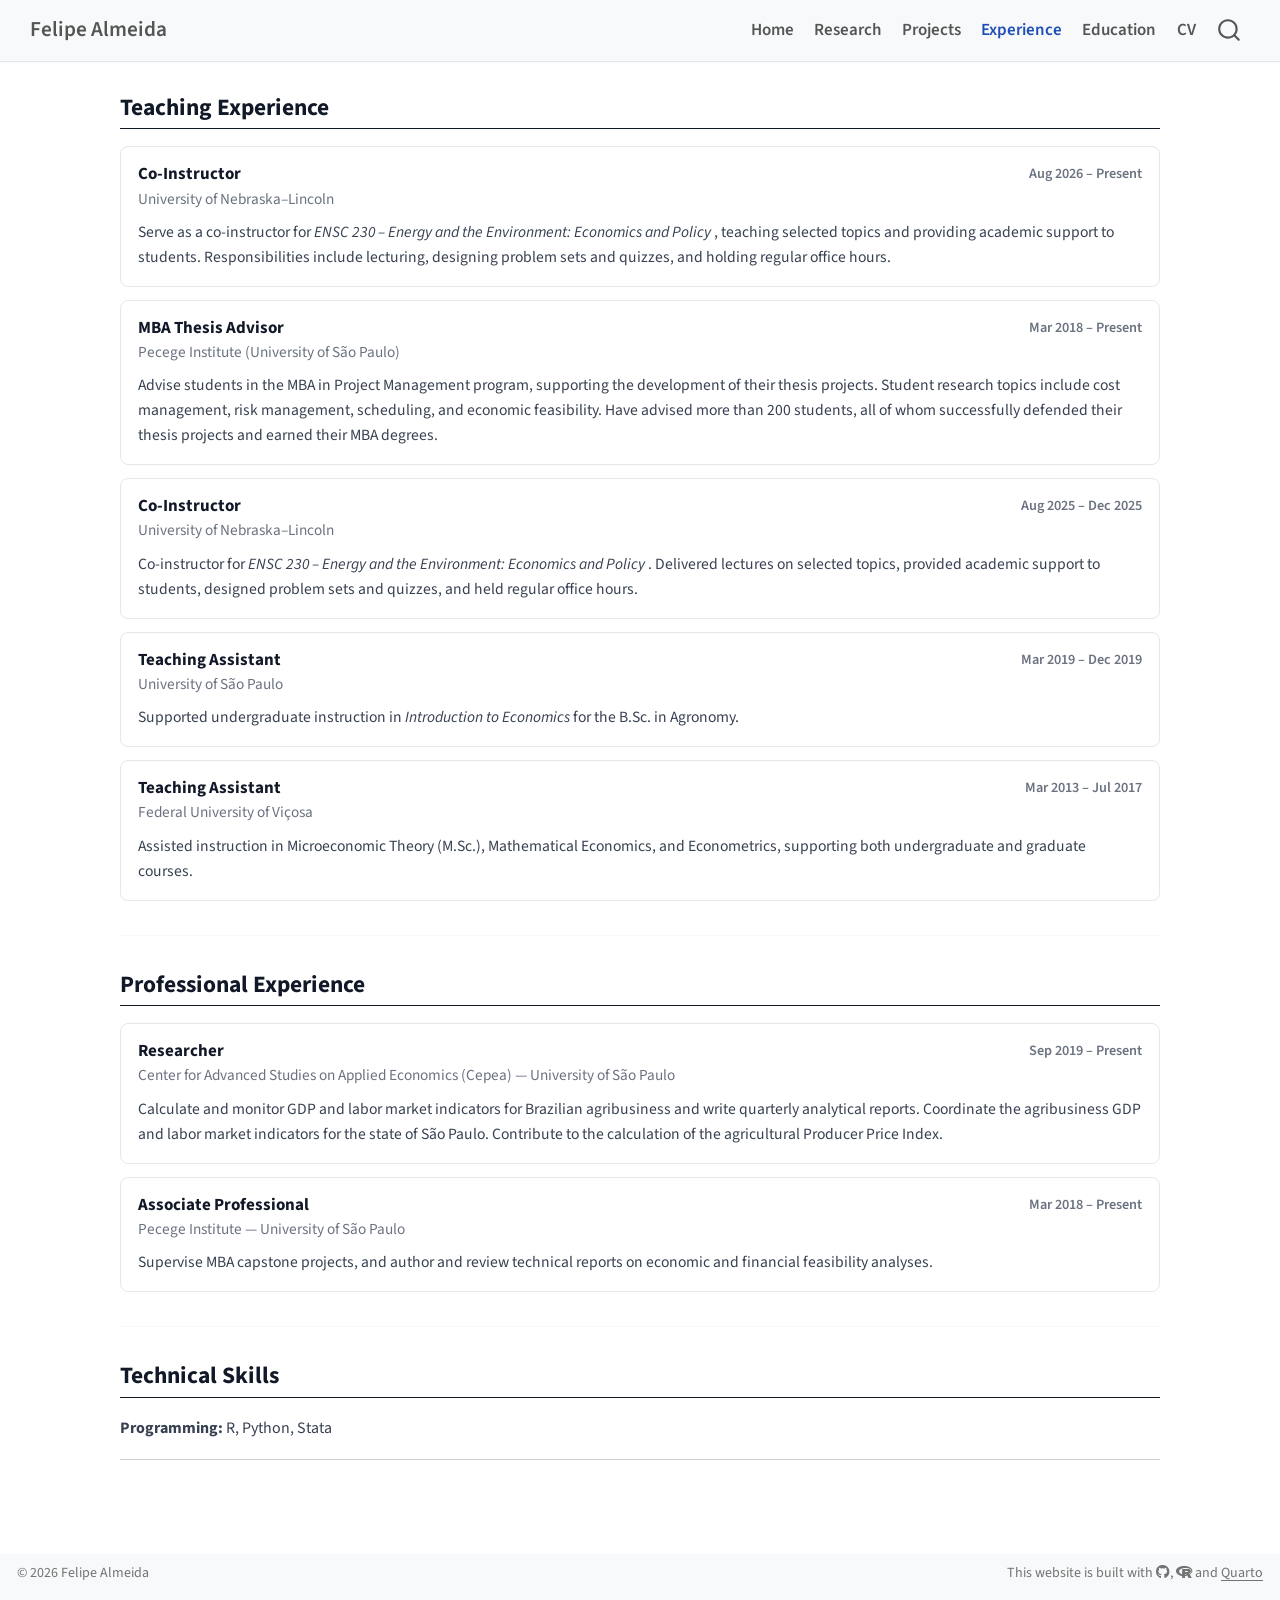
<file: docs/experience.html>
<!DOCTYPE html>
<html xmlns="http://www.w3.org/1999/xhtml" lang="en" xml:lang="en"><head>

<meta charset="utf-8">
<meta name="generator" content="quarto-1.6.39">

<meta name="viewport" content="width=device-width, initial-scale=1.0, user-scalable=yes">


<title>Experience – Felipe Almeida</title>
<style>
code{white-space: pre-wrap;}
span.smallcaps{font-variant: small-caps;}
div.columns{display: flex; gap: min(4vw, 1.5em);}
div.column{flex: auto; overflow-x: auto;}
div.hanging-indent{margin-left: 1.5em; text-indent: -1.5em;}
ul.task-list{list-style: none;}
ul.task-list li input[type="checkbox"] {
  width: 0.8em;
  margin: 0 0.8em 0.2em -1em; /* quarto-specific, see https://github.com/quarto-dev/quarto-cli/issues/4556 */ 
  vertical-align: middle;
}
.display.math{display: block; text-align: center; margin: 0.5rem auto;}
</style>


<script src="site_libs/quarto-nav/quarto-nav.js"></script>
<script src="site_libs/quarto-nav/headroom.min.js"></script>
<script src="site_libs/clipboard/clipboard.min.js"></script>
<script src="site_libs/quarto-search/autocomplete.umd.js"></script>
<script src="site_libs/quarto-search/fuse.min.js"></script>
<script src="site_libs/quarto-search/quarto-search.js"></script>
<meta name="quarto:offset" content="./">
<link href="./images/favicon.png" rel="icon" type="image/png">
<script src="site_libs/quarto-html/quarto.js"></script>
<script src="site_libs/quarto-html/popper.min.js"></script>
<script src="site_libs/quarto-html/tippy.umd.min.js"></script>
<script src="site_libs/quarto-html/anchor.min.js"></script>
<link href="site_libs/quarto-html/tippy.css" rel="stylesheet">
<link href="site_libs/quarto-html/quarto-syntax-highlighting-e26003cea8cd680ca0c55a263523d882.css" rel="stylesheet" id="quarto-text-highlighting-styles">
<script src="site_libs/bootstrap/bootstrap.min.js"></script>
<link href="site_libs/bootstrap/bootstrap-icons.css" rel="stylesheet">
<link href="site_libs/bootstrap/bootstrap-f95efca093a1a11a1ff6b1787f15c966.min.css" rel="stylesheet" append-hash="true" id="quarto-bootstrap" data-mode="light">
<link href="site_libs/quarto-contrib/fontawesome6-1.2.0/all.min.css" rel="stylesheet">
<link href="site_libs/quarto-contrib/fontawesome6-1.2.0/latex-fontsize.css" rel="stylesheet">
<script id="quarto-search-options" type="application/json">{
  "location": "navbar",
  "copy-button": false,
  "collapse-after": 3,
  "panel-placement": "end",
  "type": "overlay",
  "limit": 50,
  "keyboard-shortcut": [
    "f",
    "/",
    "s"
  ],
  "show-item-context": false,
  "language": {
    "search-no-results-text": "No results",
    "search-matching-documents-text": "matching documents",
    "search-copy-link-title": "Copy link to search",
    "search-hide-matches-text": "Hide additional matches",
    "search-more-match-text": "more match in this document",
    "search-more-matches-text": "more matches in this document",
    "search-clear-button-title": "Clear",
    "search-text-placeholder": "",
    "search-detached-cancel-button-title": "Cancel",
    "search-submit-button-title": "Submit",
    "search-label": "Search"
  }
}</script>


<link rel="stylesheet" href="styles.css">
<meta property="og:title" content="Experience – Felipe Almeida">
<meta property="og:description" content="Felipe Almeida – PhD candidate in Agricultural Economics at the University of Nebraska–Lincoln.">
<meta property="og:image" content="https://felipeeconomist.github.io/images/profile.jpg">
<meta property="og:site_name" content="Felipe Almeida">
<meta name="twitter:title" content="Experience – Felipe Almeida">
<meta name="twitter:description" content="Felipe Almeida – PhD candidate in Agricultural Economics at the University of Nebraska–Lincoln.">
<meta name="twitter:image" content="https://felipeeconomist.github.io/images/profile.jpg">
<meta name="twitter:card" content="summary">
</head>

<body class="nav-fixed">

<div id="quarto-search-results"></div>
  <header id="quarto-header" class="headroom fixed-top">
    <nav class="navbar navbar-expand-lg " data-bs-theme="dark">
      <div class="navbar-container container-fluid">
      <div class="navbar-brand-container mx-auto">
    <a class="navbar-brand" href="./index.html">
    <span class="navbar-title">Felipe Almeida</span>
    </a>
  </div>
            <div id="quarto-search" class="" title="Search"></div>
          <button class="navbar-toggler" type="button" data-bs-toggle="collapse" data-bs-target="#navbarCollapse" aria-controls="navbarCollapse" role="menu" aria-expanded="false" aria-label="Toggle navigation" onclick="if (window.quartoToggleHeadroom) { window.quartoToggleHeadroom(); }">
  <span class="navbar-toggler-icon"></span>
</button>
          <div class="collapse navbar-collapse" id="navbarCollapse">
            <ul class="navbar-nav navbar-nav-scroll ms-auto">
  <li class="nav-item">
    <a class="nav-link" href="./index.html"> 
<span class="menu-text">Home</span></a>
  </li>  
  <li class="nav-item">
    <a class="nav-link" href="./research.html"> 
<span class="menu-text">Research</span></a>
  </li>  
  <li class="nav-item">
    <a class="nav-link" href="./projects.html"> 
<span class="menu-text">Projects</span></a>
  </li>  
  <li class="nav-item">
    <a class="nav-link active" href="./experience.html" aria-current="page"> 
<span class="menu-text">Experience</span></a>
  </li>  
  <li class="nav-item">
    <a class="nav-link" href="./education.html"> 
<span class="menu-text">Education</span></a>
  </li>  
  <li class="nav-item">
    <a class="nav-link" href="./FelipeAlmeida-CV.pdf"> 
<span class="menu-text">CV</span></a>
  </li>  
</ul>
          </div> <!-- /navcollapse -->
            <div class="quarto-navbar-tools">
</div>
      </div> <!-- /container-fluid -->
    </nav>
</header>
<!-- content -->
<div id="quarto-content" class="quarto-container page-columns page-rows-contents page-layout-full page-navbar">
<!-- sidebar -->
<!-- margin-sidebar -->
    
<!-- main -->
<main class="content column-page" id="quarto-document-content">

<header id="title-block-header" class="quarto-title-block default">
<div class="quarto-title">
<h1 class="title">Experience</h1>
</div>



<div class="quarto-title-meta column-page">

    
  
    
  </div>
  


</header>


<!-- This page is written in raw HTML; styles come from styles.css (.experience-*).
     Each position is one <div class="experience-card">. To add a position, copy a whole card:
       .experience-role         job title
       .experience-place        institution
       .experience-date         dates (shown on the right)
       .experience-description  short paragraph about the role -->

<h2 class="section-title anchored">
Teaching Experience
</h2>

<div class="experience-grid">

  <!-- Co-Instructor -->
  <div class="experience-card">

    <div class="experience-top">

      <div>
        <div class="experience-role">
          Co-Instructor
        </div>

        <div class="experience-place">
          University of Nebraska–Lincoln
        </div>
      </div>

      <div class="experience-date">
        Aug 2026 – Present
      </div>

    </div>

    <div class="experience-description">

      Serve as a co-instructor for
      
      <em>
        ENSC 230 – Energy and the Environment:
        Economics and Policy
      </em>,
      
      teaching selected topics and providing
      academic support to students.
      Responsibilities include lecturing,
      designing problem sets and quizzes,
      and holding regular office hours.

    </div>

  </div>

  <!-- Advisor -->
  <div class="experience-card">

    <div class="experience-top">

      <div>
        <div class="experience-role">
          MBA Thesis Advisor
        </div>

        <div class="experience-place">
          Pecege Institute (University of São Paulo)
        </div>
      </div>

      <div class="experience-date">
        Mar 2018 – Present
      </div>

    </div>

    <div class="experience-description">

      Advise students in the MBA in Project Management program, supporting the development of
their thesis projects. Student research topics include cost management, risk management,
scheduling, and economic feasibility. Have advised more than 200 students, all of whom
successfully defended their thesis projects and earned their MBA degrees.

    </div>

  </div>

  <!-- Co-Instructor -->
  <div class="experience-card">

    <div class="experience-top">

      <div>
        <div class="experience-role">
          Co-Instructor
        </div>

        <div class="experience-place">
          University of Nebraska–Lincoln
        </div>
      </div>

      <div class="experience-date">
        Aug 2025 – Dec 2025
      </div>

    </div>

    <div class="experience-description">

      Co-instructor for
      
      <em>
        ENSC 230 – Energy and the Environment:
        Economics and Policy
      </em>.
      
      Delivered lectures on selected topics,
      provided academic support to students,
      designed problem sets and quizzes,
      and held regular office hours.

    </div>

  </div>



  <!-- TA USP -->
  <div class="experience-card">

    <div class="experience-top">

      <div>
        <div class="experience-role">
          Teaching Assistant
        </div>

        <div class="experience-place">
          University of São Paulo
        </div>
      </div>

      <div class="experience-date">
        Mar 2019 – Dec 2019
      </div>

    </div>

    <div class="experience-description">

      Supported undergraduate instruction in
      
      <em>
        Introduction to Economics
      </em>
      
      for the B.Sc. in Agronomy.

    </div>

  </div>

  <!-- TA UFV -->
  <div class="experience-card">

    <div class="experience-top">

      <div>
        <div class="experience-role">
          Teaching Assistant
        </div>

        <div class="experience-place">
          Federal University of Viçosa
        </div>
      </div>

      <div class="experience-date">
        Mar 2013 – Jul 2017
      </div>

    </div>

    <div class="experience-description">

      Assisted instruction in Microeconomic Theory (M.Sc.),
      Mathematical Economics, and Econometrics,
      supporting both undergraduate and graduate courses.

    </div>

  </div>

</div>

<!-- ====================================================== -->
<hr class="section-rule">

<!-- Professional experience: same card structure as Teaching above -->
<h2 class="section-title anchored">
Professional Experience
</h2>

<div class="experience-grid">

  <!-- Cepea -->
  <div class="experience-card">

    <div class="experience-top">

      <div>
        <div class="experience-role">
          Researcher
        </div>

        <div class="experience-place">
          Center for Advanced Studies on Applied Economics (Cepea) — University of São Paulo
        </div>
      </div>

      <div class="experience-date">
        Sep 2019 – Present
      </div>

    </div>

    <div class="experience-description">

      Calculate and monitor GDP and labor market indicators
      for Brazilian agribusiness and write quarterly analytical reports.
      Coordinate the agribusiness GDP and labor market indicators
      for the state of São Paulo.
      Contribute to the calculation of the agricultural
      Producer Price Index.

    </div>

  </div>

  <!-- Pecege -->
  <div class="experience-card">

    <div class="experience-top">

      <div>
        <div class="experience-role">
          Associate Professional
        </div>

        <div class="experience-place">
          Pecege Institute — University of São Paulo
        </div>
      </div>

      <div class="experience-date">
        Mar 2018 – Present
      </div>

    </div>

    <div class="experience-description">

      Supervise MBA capstone projects, and author and review technical reports on economic and financial feasibility analyses.

    </div>

  </div>

</div>

<hr class="section-rule">

<!-- Technical skills: plain paragraph -->
<h2 class="section-title anchored">
Technical Skills
</h2>

<p class="skills-list">
<strong>Programming:</strong> R, Python, Stata
</p>
<hr>



</main> <!-- /main -->
<script id="quarto-html-after-body" type="application/javascript">
window.document.addEventListener("DOMContentLoaded", function (event) {
  const toggleBodyColorMode = (bsSheetEl) => {
    const mode = bsSheetEl.getAttribute("data-mode");
    const bodyEl = window.document.querySelector("body");
    if (mode === "dark") {
      bodyEl.classList.add("quarto-dark");
      bodyEl.classList.remove("quarto-light");
    } else {
      bodyEl.classList.add("quarto-light");
      bodyEl.classList.remove("quarto-dark");
    }
  }
  const toggleBodyColorPrimary = () => {
    const bsSheetEl = window.document.querySelector("link#quarto-bootstrap");
    if (bsSheetEl) {
      toggleBodyColorMode(bsSheetEl);
    }
  }
  toggleBodyColorPrimary();  
  const icon = "";
  const anchorJS = new window.AnchorJS();
  anchorJS.options = {
    placement: 'right',
    icon: icon
  };
  anchorJS.add('.anchored');
  const isCodeAnnotation = (el) => {
    for (const clz of el.classList) {
      if (clz.startsWith('code-annotation-')) {                     
        return true;
      }
    }
    return false;
  }
  const onCopySuccess = function(e) {
    // button target
    const button = e.trigger;
    // don't keep focus
    button.blur();
    // flash "checked"
    button.classList.add('code-copy-button-checked');
    var currentTitle = button.getAttribute("title");
    button.setAttribute("title", "Copied!");
    let tooltip;
    if (window.bootstrap) {
      button.setAttribute("data-bs-toggle", "tooltip");
      button.setAttribute("data-bs-placement", "left");
      button.setAttribute("data-bs-title", "Copied!");
      tooltip = new bootstrap.Tooltip(button, 
        { trigger: "manual", 
          customClass: "code-copy-button-tooltip",
          offset: [0, -8]});
      tooltip.show();    
    }
    setTimeout(function() {
      if (tooltip) {
        tooltip.hide();
        button.removeAttribute("data-bs-title");
        button.removeAttribute("data-bs-toggle");
        button.removeAttribute("data-bs-placement");
      }
      button.setAttribute("title", currentTitle);
      button.classList.remove('code-copy-button-checked');
    }, 1000);
    // clear code selection
    e.clearSelection();
  }
  const getTextToCopy = function(trigger) {
      const codeEl = trigger.previousElementSibling.cloneNode(true);
      for (const childEl of codeEl.children) {
        if (isCodeAnnotation(childEl)) {
          childEl.remove();
        }
      }
      return codeEl.innerText;
  }
  const clipboard = new window.ClipboardJS('.code-copy-button:not([data-in-quarto-modal])', {
    text: getTextToCopy
  });
  clipboard.on('success', onCopySuccess);
  if (window.document.getElementById('quarto-embedded-source-code-modal')) {
    const clipboardModal = new window.ClipboardJS('.code-copy-button[data-in-quarto-modal]', {
      text: getTextToCopy,
      container: window.document.getElementById('quarto-embedded-source-code-modal')
    });
    clipboardModal.on('success', onCopySuccess);
  }
    var localhostRegex = new RegExp(/^(?:http|https):\/\/localhost\:?[0-9]*\//);
    var mailtoRegex = new RegExp(/^mailto:/);
      var filterRegex = new RegExp("https:\/\/felipeeconomist\.github\.io");
    var isInternal = (href) => {
        return filterRegex.test(href) || localhostRegex.test(href) || mailtoRegex.test(href);
    }
    // Inspect non-navigation links and adorn them if external
 	var links = window.document.querySelectorAll('a[href]:not(.nav-link):not(.navbar-brand):not(.toc-action):not(.sidebar-link):not(.sidebar-item-toggle):not(.pagination-link):not(.no-external):not([aria-hidden]):not(.dropdown-item):not(.quarto-navigation-tool):not(.about-link)');
    for (var i=0; i<links.length; i++) {
      const link = links[i];
      if (!isInternal(link.href)) {
        // undo the damage that might have been done by quarto-nav.js in the case of
        // links that we want to consider external
        if (link.dataset.originalHref !== undefined) {
          link.href = link.dataset.originalHref;
        }
          // target, if specified
          link.setAttribute("target", "_blank");
          if (link.getAttribute("rel") === null) {
            link.setAttribute("rel", "noopener");
          }
      }
    }
  function tippyHover(el, contentFn, onTriggerFn, onUntriggerFn) {
    const config = {
      allowHTML: true,
      maxWidth: 500,
      delay: 100,
      arrow: false,
      appendTo: function(el) {
          return el.parentElement;
      },
      interactive: true,
      interactiveBorder: 10,
      theme: 'quarto',
      placement: 'bottom-start',
    };
    if (contentFn) {
      config.content = contentFn;
    }
    if (onTriggerFn) {
      config.onTrigger = onTriggerFn;
    }
    if (onUntriggerFn) {
      config.onUntrigger = onUntriggerFn;
    }
    window.tippy(el, config); 
  }
  const noterefs = window.document.querySelectorAll('a[role="doc-noteref"]');
  for (var i=0; i<noterefs.length; i++) {
    const ref = noterefs[i];
    tippyHover(ref, function() {
      // use id or data attribute instead here
      let href = ref.getAttribute('data-footnote-href') || ref.getAttribute('href');
      try { href = new URL(href).hash; } catch {}
      const id = href.replace(/^#\/?/, "");
      const note = window.document.getElementById(id);
      if (note) {
        return note.innerHTML;
      } else {
        return "";
      }
    });
  }
  const xrefs = window.document.querySelectorAll('a.quarto-xref');
  const processXRef = (id, note) => {
    // Strip column container classes
    const stripColumnClz = (el) => {
      el.classList.remove("page-full", "page-columns");
      if (el.children) {
        for (const child of el.children) {
          stripColumnClz(child);
        }
      }
    }
    stripColumnClz(note)
    if (id === null || id.startsWith('sec-')) {
      // Special case sections, only their first couple elements
      const container = document.createElement("div");
      if (note.children && note.children.length > 2) {
        container.appendChild(note.children[0].cloneNode(true));
        for (let i = 1; i < note.children.length; i++) {
          const child = note.children[i];
          if (child.tagName === "P" && child.innerText === "") {
            continue;
          } else {
            container.appendChild(child.cloneNode(true));
            break;
          }
        }
        if (window.Quarto?.typesetMath) {
          window.Quarto.typesetMath(container);
        }
        return container.innerHTML
      } else {
        if (window.Quarto?.typesetMath) {
          window.Quarto.typesetMath(note);
        }
        return note.innerHTML;
      }
    } else {
      // Remove any anchor links if they are present
      const anchorLink = note.querySelector('a.anchorjs-link');
      if (anchorLink) {
        anchorLink.remove();
      }
      if (window.Quarto?.typesetMath) {
        window.Quarto.typesetMath(note);
      }
      if (note.classList.contains("callout")) {
        return note.outerHTML;
      } else {
        return note.innerHTML;
      }
    }
  }
  for (var i=0; i<xrefs.length; i++) {
    const xref = xrefs[i];
    tippyHover(xref, undefined, function(instance) {
      instance.disable();
      let url = xref.getAttribute('href');
      let hash = undefined; 
      if (url.startsWith('#')) {
        hash = url;
      } else {
        try { hash = new URL(url).hash; } catch {}
      }
      if (hash) {
        const id = hash.replace(/^#\/?/, "");
        const note = window.document.getElementById(id);
        if (note !== null) {
          try {
            const html = processXRef(id, note.cloneNode(true));
            instance.setContent(html);
          } finally {
            instance.enable();
            instance.show();
          }
        } else {
          // See if we can fetch this
          fetch(url.split('#')[0])
          .then(res => res.text())
          .then(html => {
            const parser = new DOMParser();
            const htmlDoc = parser.parseFromString(html, "text/html");
            const note = htmlDoc.getElementById(id);
            if (note !== null) {
              const html = processXRef(id, note);
              instance.setContent(html);
            } 
          }).finally(() => {
            instance.enable();
            instance.show();
          });
        }
      } else {
        // See if we can fetch a full url (with no hash to target)
        // This is a special case and we should probably do some content thinning / targeting
        fetch(url)
        .then(res => res.text())
        .then(html => {
          const parser = new DOMParser();
          const htmlDoc = parser.parseFromString(html, "text/html");
          const note = htmlDoc.querySelector('main.content');
          if (note !== null) {
            // This should only happen for chapter cross references
            // (since there is no id in the URL)
            // remove the first header
            if (note.children.length > 0 && note.children[0].tagName === "HEADER") {
              note.children[0].remove();
            }
            const html = processXRef(null, note);
            instance.setContent(html);
          } 
        }).finally(() => {
          instance.enable();
          instance.show();
        });
      }
    }, function(instance) {
    });
  }
      let selectedAnnoteEl;
      const selectorForAnnotation = ( cell, annotation) => {
        let cellAttr = 'data-code-cell="' + cell + '"';
        let lineAttr = 'data-code-annotation="' +  annotation + '"';
        const selector = 'span[' + cellAttr + '][' + lineAttr + ']';
        return selector;
      }
      const selectCodeLines = (annoteEl) => {
        const doc = window.document;
        const targetCell = annoteEl.getAttribute("data-target-cell");
        const targetAnnotation = annoteEl.getAttribute("data-target-annotation");
        const annoteSpan = window.document.querySelector(selectorForAnnotation(targetCell, targetAnnotation));
        const lines = annoteSpan.getAttribute("data-code-lines").split(",");
        const lineIds = lines.map((line) => {
          return targetCell + "-" + line;
        })
        let top = null;
        let height = null;
        let parent = null;
        if (lineIds.length > 0) {
            //compute the position of the single el (top and bottom and make a div)
            const el = window.document.getElementById(lineIds[0]);
            top = el.offsetTop;
            height = el.offsetHeight;
            parent = el.parentElement.parentElement;
          if (lineIds.length > 1) {
            const lastEl = window.document.getElementById(lineIds[lineIds.length - 1]);
            const bottom = lastEl.offsetTop + lastEl.offsetHeight;
            height = bottom - top;
          }
          if (top !== null && height !== null && parent !== null) {
            // cook up a div (if necessary) and position it 
            let div = window.document.getElementById("code-annotation-line-highlight");
            if (div === null) {
              div = window.document.createElement("div");
              div.setAttribute("id", "code-annotation-line-highlight");
              div.style.position = 'absolute';
              parent.appendChild(div);
            }
            div.style.top = top - 2 + "px";
            div.style.height = height + 4 + "px";
            div.style.left = 0;
            let gutterDiv = window.document.getElementById("code-annotation-line-highlight-gutter");
            if (gutterDiv === null) {
              gutterDiv = window.document.createElement("div");
              gutterDiv.setAttribute("id", "code-annotation-line-highlight-gutter");
              gutterDiv.style.position = 'absolute';
              const codeCell = window.document.getElementById(targetCell);
              const gutter = codeCell.querySelector('.code-annotation-gutter');
              gutter.appendChild(gutterDiv);
            }
            gutterDiv.style.top = top - 2 + "px";
            gutterDiv.style.height = height + 4 + "px";
          }
          selectedAnnoteEl = annoteEl;
        }
      };
      const unselectCodeLines = () => {
        const elementsIds = ["code-annotation-line-highlight", "code-annotation-line-highlight-gutter"];
        elementsIds.forEach((elId) => {
          const div = window.document.getElementById(elId);
          if (div) {
            div.remove();
          }
        });
        selectedAnnoteEl = undefined;
      };
        // Handle positioning of the toggle
    window.addEventListener(
      "resize",
      throttle(() => {
        elRect = undefined;
        if (selectedAnnoteEl) {
          selectCodeLines(selectedAnnoteEl);
        }
      }, 10)
    );
    function throttle(fn, ms) {
    let throttle = false;
    let timer;
      return (...args) => {
        if(!throttle) { // first call gets through
            fn.apply(this, args);
            throttle = true;
        } else { // all the others get throttled
            if(timer) clearTimeout(timer); // cancel #2
            timer = setTimeout(() => {
              fn.apply(this, args);
              timer = throttle = false;
            }, ms);
        }
      };
    }
      // Attach click handler to the DT
      const annoteDls = window.document.querySelectorAll('dt[data-target-cell]');
      for (const annoteDlNode of annoteDls) {
        annoteDlNode.addEventListener('click', (event) => {
          const clickedEl = event.target;
          if (clickedEl !== selectedAnnoteEl) {
            unselectCodeLines();
            const activeEl = window.document.querySelector('dt[data-target-cell].code-annotation-active');
            if (activeEl) {
              activeEl.classList.remove('code-annotation-active');
            }
            selectCodeLines(clickedEl);
            clickedEl.classList.add('code-annotation-active');
          } else {
            // Unselect the line
            unselectCodeLines();
            clickedEl.classList.remove('code-annotation-active');
          }
        });
      }
  const findCites = (el) => {
    const parentEl = el.parentElement;
    if (parentEl) {
      const cites = parentEl.dataset.cites;
      if (cites) {
        return {
          el,
          cites: cites.split(' ')
        };
      } else {
        return findCites(el.parentElement)
      }
    } else {
      return undefined;
    }
  };
  var bibliorefs = window.document.querySelectorAll('a[role="doc-biblioref"]');
  for (var i=0; i<bibliorefs.length; i++) {
    const ref = bibliorefs[i];
    const citeInfo = findCites(ref);
    if (citeInfo) {
      tippyHover(citeInfo.el, function() {
        var popup = window.document.createElement('div');
        citeInfo.cites.forEach(function(cite) {
          var citeDiv = window.document.createElement('div');
          citeDiv.classList.add('hanging-indent');
          citeDiv.classList.add('csl-entry');
          var biblioDiv = window.document.getElementById('ref-' + cite);
          if (biblioDiv) {
            citeDiv.innerHTML = biblioDiv.innerHTML;
          }
          popup.appendChild(citeDiv);
        });
        return popup.innerHTML;
      });
    }
  }
});
</script>
</div> <!-- /content -->
<footer class="footer">
  <div class="nav-footer">
    <div class="nav-footer-left">
<p>© 2026 Felipe Almeida</p>
</div>   
    <div class="nav-footer-center">
      &nbsp;
    </div>
    <div class="nav-footer-right">
<p>This website is built with <a href="https://github.com/felipeeconomist/felipeeconomist.github.io" target="_blank"><i class="fa-brands fa-github" title="GitHub octocat logo" aria-label="github"></i></a>, <a href="https://www.r-project.org/about.html" target="_blank"><i class="fa-brands fa-r-project" title="R Project" aria-label="r-project"></i></a> and <a href="https://quarto.org/" target="_blank">Quarto</a></p>
</div>
  </div>
</footer>




</body></html>
</file>
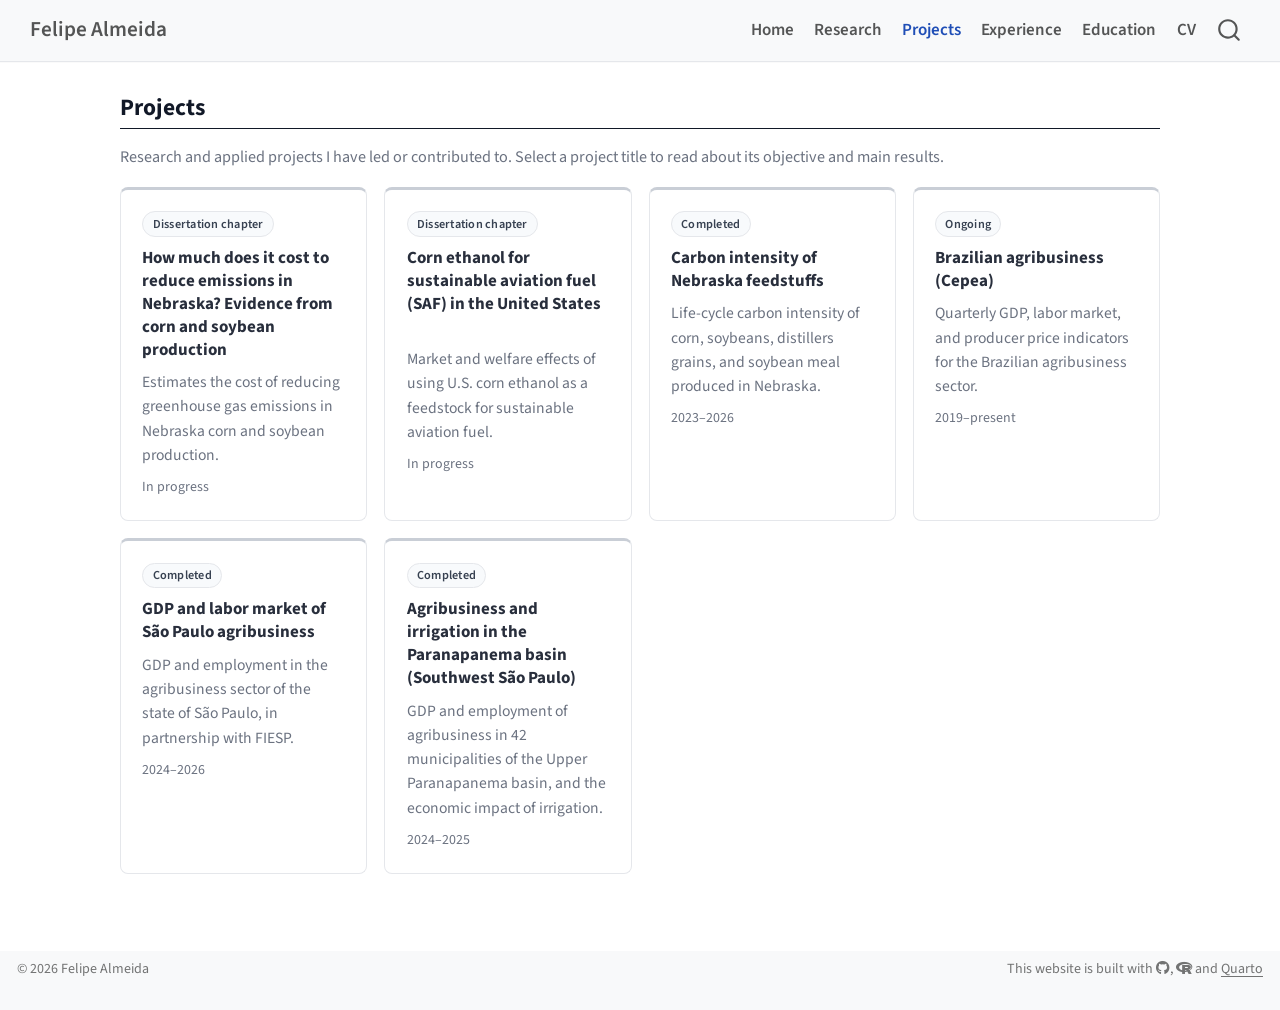
<file: docs/projects.html>
<!DOCTYPE html>
<html xmlns="http://www.w3.org/1999/xhtml" lang="en" xml:lang="en"><head>

<meta charset="utf-8">
<meta name="generator" content="quarto-1.6.39">

<meta name="viewport" content="width=device-width, initial-scale=1.0, user-scalable=yes">


<title>Projects – Felipe Almeida</title>
<style>
code{white-space: pre-wrap;}
span.smallcaps{font-variant: small-caps;}
div.columns{display: flex; gap: min(4vw, 1.5em);}
div.column{flex: auto; overflow-x: auto;}
div.hanging-indent{margin-left: 1.5em; text-indent: -1.5em;}
ul.task-list{list-style: none;}
ul.task-list li input[type="checkbox"] {
  width: 0.8em;
  margin: 0 0.8em 0.2em -1em; /* quarto-specific, see https://github.com/quarto-dev/quarto-cli/issues/4556 */ 
  vertical-align: middle;
}
.display.math{display: block; text-align: center; margin: 0.5rem auto;}
</style>


<script src="site_libs/quarto-nav/quarto-nav.js"></script>
<script src="site_libs/quarto-nav/headroom.min.js"></script>
<script src="site_libs/clipboard/clipboard.min.js"></script>
<script src="site_libs/quarto-search/autocomplete.umd.js"></script>
<script src="site_libs/quarto-search/fuse.min.js"></script>
<script src="site_libs/quarto-search/quarto-search.js"></script>
<meta name="quarto:offset" content="./">
<link href="./images/favicon.png" rel="icon" type="image/png">
<script src="site_libs/quarto-listing/list.min.js"></script>
<script src="site_libs/quarto-listing/quarto-listing.js"></script>
<script src="site_libs/quarto-html/quarto.js"></script>
<script src="site_libs/quarto-html/popper.min.js"></script>
<script src="site_libs/quarto-html/tippy.umd.min.js"></script>
<script src="site_libs/quarto-html/anchor.min.js"></script>
<link href="site_libs/quarto-html/tippy.css" rel="stylesheet">
<link href="site_libs/quarto-html/quarto-syntax-highlighting-e26003cea8cd680ca0c55a263523d882.css" rel="stylesheet" id="quarto-text-highlighting-styles">
<script src="site_libs/bootstrap/bootstrap.min.js"></script>
<link href="site_libs/bootstrap/bootstrap-icons.css" rel="stylesheet">
<link href="site_libs/bootstrap/bootstrap-f95efca093a1a11a1ff6b1787f15c966.min.css" rel="stylesheet" append-hash="true" id="quarto-bootstrap" data-mode="light">
<link href="site_libs/quarto-contrib/fontawesome6-1.2.0/all.min.css" rel="stylesheet">
<link href="site_libs/quarto-contrib/fontawesome6-1.2.0/latex-fontsize.css" rel="stylesheet">
<script id="quarto-search-options" type="application/json">{
  "location": "navbar",
  "copy-button": false,
  "collapse-after": 3,
  "panel-placement": "end",
  "type": "overlay",
  "limit": 50,
  "keyboard-shortcut": [
    "f",
    "/",
    "s"
  ],
  "show-item-context": false,
  "language": {
    "search-no-results-text": "No results",
    "search-matching-documents-text": "matching documents",
    "search-copy-link-title": "Copy link to search",
    "search-hide-matches-text": "Hide additional matches",
    "search-more-match-text": "more match in this document",
    "search-more-matches-text": "more matches in this document",
    "search-clear-button-title": "Clear",
    "search-text-placeholder": "",
    "search-detached-cancel-button-title": "Cancel",
    "search-submit-button-title": "Submit",
    "search-label": "Search"
  }
}</script>
<script>

  window.document.addEventListener("DOMContentLoaded", function (_event) {
    const listingTargetEl = window.document.querySelector('#listing-all-projects .list');
    if (!listingTargetEl) {
      // No listing discovered, do not attach.
      return; 
    }

    const options = {
      valueNames: ['listing-project','listing-website','listing-format','listing-editor','listing-language','listing-page-layout','listing-include-in-header','listing-title','listing-description','listing-status','listing-period','listing-team','listing-order','listing-featured','listing-path','listing-outputHref','listing-author','listing-filename','listing-file-modified','listing-reading-time','listing-word-count','listing-home',{ data: ['index'] },{ data: ['categories'] },{ data: ['listing-file-modified-sort'] },{ data: ['listing-reading-time-sort'] },{ data: ['listing-word-count-sort'] }],
      
      searchColumns: ["listing-project","listing-website","listing-format","listing-editor","listing-language","listing-page-layout","listing-include-in-header","listing-title","listing-description","listing-status","listing-period","listing-team","listing-order","listing-featured","listing-path","listing-outputHref","listing-author","listing-filename","listing-file-modified","listing-reading-time","listing-word-count","listing-home"],
    };

    window['quarto-listings'] = window['quarto-listings'] || {};
    window['quarto-listings']['listing-all-projects'] = new List('listing-all-projects', options);

    if (window['quarto-listing-loaded']) {
      window['quarto-listing-loaded']();
    }
  });

  window.addEventListener('hashchange',() => {
    if (window['quarto-listing-loaded']) {
      window['quarto-listing-loaded']();
    }
  })
  </script>


<link rel="stylesheet" href="styles.css">
<meta property="og:title" content="Projects – Felipe Almeida">
<meta property="og:description" content="Felipe Almeida – PhD candidate in Agricultural Economics at the University of Nebraska–Lincoln.">
<meta property="og:image" content="https://felipeeconomist.github.io/images/profile.jpg">
<meta property="og:site_name" content="Felipe Almeida">
<meta name="twitter:title" content="Projects – Felipe Almeida">
<meta name="twitter:description" content="Felipe Almeida – PhD candidate in Agricultural Economics at the University of Nebraska–Lincoln.">
<meta name="twitter:image" content="https://felipeeconomist.github.io/images/profile.jpg">
<meta name="twitter:card" content="summary">
</head>

<body class="nav-fixed">

<div id="quarto-search-results"></div>
  <header id="quarto-header" class="headroom fixed-top">
    <nav class="navbar navbar-expand-lg " data-bs-theme="dark">
      <div class="navbar-container container-fluid">
      <div class="navbar-brand-container mx-auto">
    <a class="navbar-brand" href="./index.html">
    <span class="navbar-title">Felipe Almeida</span>
    </a>
  </div>
            <div id="quarto-search" class="" title="Search"></div>
          <button class="navbar-toggler" type="button" data-bs-toggle="collapse" data-bs-target="#navbarCollapse" aria-controls="navbarCollapse" role="menu" aria-expanded="false" aria-label="Toggle navigation" onclick="if (window.quartoToggleHeadroom) { window.quartoToggleHeadroom(); }">
  <span class="navbar-toggler-icon"></span>
</button>
          <div class="collapse navbar-collapse" id="navbarCollapse">
            <ul class="navbar-nav navbar-nav-scroll ms-auto">
  <li class="nav-item">
    <a class="nav-link" href="./index.html"> 
<span class="menu-text">Home</span></a>
  </li>  
  <li class="nav-item">
    <a class="nav-link" href="./research.html"> 
<span class="menu-text">Research</span></a>
  </li>  
  <li class="nav-item">
    <a class="nav-link active" href="./projects.html" aria-current="page"> 
<span class="menu-text">Projects</span></a>
  </li>  
  <li class="nav-item">
    <a class="nav-link" href="./experience.html"> 
<span class="menu-text">Experience</span></a>
  </li>  
  <li class="nav-item">
    <a class="nav-link" href="./education.html"> 
<span class="menu-text">Education</span></a>
  </li>  
  <li class="nav-item">
    <a class="nav-link" href="./FelipeAlmeida-CV.pdf"> 
<span class="menu-text">CV</span></a>
  </li>  
</ul>
          </div> <!-- /navcollapse -->
            <div class="quarto-navbar-tools">
</div>
      </div> <!-- /container-fluid -->
    </nav>
</header>
<!-- content -->
<div id="quarto-content" class="quarto-container page-columns page-rows-contents page-layout-full page-navbar">
<!-- sidebar -->
<!-- margin-sidebar -->
    
<!-- main -->
<main class="content column-page" id="quarto-document-content">

<header id="title-block-header" class="quarto-title-block default">
<div class="quarto-title">
<h1 class="title">Projects</h1>
</div>



<div class="quarto-title-meta column-page">

    
  
    
  </div>
  


</header>


<h2 class="section-title anchored">
Projects
</h2>

<p class="page-intro">
Research and applied projects I have led or contributed to.
Select a project title to read about its objective and main results.
</p>
<!-- Placeholder filled by the "all-projects" listing defined above -->
<div id="listing-all-projects" class="quarto-listing quarto-listing-container-custom">
<div class="list projects-grid">
<div class="project-card" data-index="0" data-listing-file-modified-sort="1793474753638" data-listing-reading-time-sort="1" data-listing-word-count-sort="72">
<span class="project-status">Dissertation chapter</span>
<h3 class="anchored">
<a href="projects/abatement-cost.html">How much does it cost to reduce emissions in Nebraska? Evidence from corn and soybean production</a>
</h3>
<p>
Estimates the cost of reducing greenhouse gas emissions in Nebraska corn and soybean production.
</p>
<p class="project-period">
In progress
</p>
</div>
<div class="project-card" data-index="1" data-listing-file-modified-sort="1793474759129" data-listing-reading-time-sort="1" data-listing-word-count-sort="172">
<span class="project-status">Dissertation chapter</span>
<h3 class="anchored">
<a href="projects/saf-corn-ethanol.html">Corn ethanol for sustainable aviation fuel (SAF) in the United States</a>
</h3>
<p>
Market and welfare effects of using U.S. corn ethanol as a feedstock for sustainable aviation fuel.
</p>
<p class="project-period">
In progress
</p>
</div>
<div class="project-card" data-index="2" data-listing-file-modified-sort="1793478643696" data-listing-reading-time-sort="3" data-listing-word-count-sort="427">
<span class="project-status">Completed</span>
<h3 class="anchored">
<a href="projects/carbon-intensity-feedstuffs.html">Carbon intensity of Nebraska feedstuffs</a>
</h3>
<p>
Life-cycle carbon intensity of corn, soybeans, distillers grains, and soybean meal produced in Nebraska.
</p>
<p class="project-period">
2023–2026
</p>
</div>
<div class="project-card" data-index="3" data-listing-file-modified-sort="1793475929079" data-listing-reading-time-sort="1" data-listing-word-count-sort="160">
<span class="project-status">Ongoing</span>
<h3 class="anchored">
<a href="projects/brazilian-agribusiness-indicators.html">Brazilian agribusiness (Cepea)</a>
</h3>
<p>
Quarterly GDP, labor market, and producer price indicators for the Brazilian agribusiness sector.
</p>
<p class="project-period">
2019–present
</p>
</div>
<div class="project-card" data-index="4" data-listing-file-modified-sort="1793474786023" data-listing-reading-time-sort="2" data-listing-word-count-sort="316">
<span class="project-status">Completed</span>
<h3 class="anchored">
<a href="projects/sao-paulo-agribusiness.html">GDP and labor market of São Paulo agribusiness</a>
</h3>
<p>
GDP and employment in the agribusiness sector of the state of São Paulo, in partnership with FIESP.
</p>
<p class="project-period">
2024–2026
</p>
</div>
<div class="project-card" data-index="5" data-listing-file-modified-sort="1793474998348" data-listing-reading-time-sort="2" data-listing-word-count-sort="263">
<span class="project-status">Completed</span>
<h3 class="anchored">
<a href="projects/sudoeste-paulista.html">Agribusiness and irrigation in the Paranapanema basin (Southwest São Paulo)</a>
</h3>
<p>
GDP and employment of agribusiness in 42 municipalities of the Upper Paranapanema basin, and the economic impact of irrigation.
</p>
<p class="project-period">
2024–2025
</p>
</div>
</div>
<div class="listing-no-matching d-none">
No matching items
</div>
</div>




</main> <!-- /main -->
<script id="quarto-html-after-body" type="application/javascript">
window.document.addEventListener("DOMContentLoaded", function (event) {
  const toggleBodyColorMode = (bsSheetEl) => {
    const mode = bsSheetEl.getAttribute("data-mode");
    const bodyEl = window.document.querySelector("body");
    if (mode === "dark") {
      bodyEl.classList.add("quarto-dark");
      bodyEl.classList.remove("quarto-light");
    } else {
      bodyEl.classList.add("quarto-light");
      bodyEl.classList.remove("quarto-dark");
    }
  }
  const toggleBodyColorPrimary = () => {
    const bsSheetEl = window.document.querySelector("link#quarto-bootstrap");
    if (bsSheetEl) {
      toggleBodyColorMode(bsSheetEl);
    }
  }
  toggleBodyColorPrimary();  
  const icon = "";
  const anchorJS = new window.AnchorJS();
  anchorJS.options = {
    placement: 'right',
    icon: icon
  };
  anchorJS.add('.anchored');
  const isCodeAnnotation = (el) => {
    for (const clz of el.classList) {
      if (clz.startsWith('code-annotation-')) {                     
        return true;
      }
    }
    return false;
  }
  const onCopySuccess = function(e) {
    // button target
    const button = e.trigger;
    // don't keep focus
    button.blur();
    // flash "checked"
    button.classList.add('code-copy-button-checked');
    var currentTitle = button.getAttribute("title");
    button.setAttribute("title", "Copied!");
    let tooltip;
    if (window.bootstrap) {
      button.setAttribute("data-bs-toggle", "tooltip");
      button.setAttribute("data-bs-placement", "left");
      button.setAttribute("data-bs-title", "Copied!");
      tooltip = new bootstrap.Tooltip(button, 
        { trigger: "manual", 
          customClass: "code-copy-button-tooltip",
          offset: [0, -8]});
      tooltip.show();    
    }
    setTimeout(function() {
      if (tooltip) {
        tooltip.hide();
        button.removeAttribute("data-bs-title");
        button.removeAttribute("data-bs-toggle");
        button.removeAttribute("data-bs-placement");
      }
      button.setAttribute("title", currentTitle);
      button.classList.remove('code-copy-button-checked');
    }, 1000);
    // clear code selection
    e.clearSelection();
  }
  const getTextToCopy = function(trigger) {
      const codeEl = trigger.previousElementSibling.cloneNode(true);
      for (const childEl of codeEl.children) {
        if (isCodeAnnotation(childEl)) {
          childEl.remove();
        }
      }
      return codeEl.innerText;
  }
  const clipboard = new window.ClipboardJS('.code-copy-button:not([data-in-quarto-modal])', {
    text: getTextToCopy
  });
  clipboard.on('success', onCopySuccess);
  if (window.document.getElementById('quarto-embedded-source-code-modal')) {
    const clipboardModal = new window.ClipboardJS('.code-copy-button[data-in-quarto-modal]', {
      text: getTextToCopy,
      container: window.document.getElementById('quarto-embedded-source-code-modal')
    });
    clipboardModal.on('success', onCopySuccess);
  }
    var localhostRegex = new RegExp(/^(?:http|https):\/\/localhost\:?[0-9]*\//);
    var mailtoRegex = new RegExp(/^mailto:/);
      var filterRegex = new RegExp("https:\/\/felipeeconomist\.github\.io");
    var isInternal = (href) => {
        return filterRegex.test(href) || localhostRegex.test(href) || mailtoRegex.test(href);
    }
    // Inspect non-navigation links and adorn them if external
 	var links = window.document.querySelectorAll('a[href]:not(.nav-link):not(.navbar-brand):not(.toc-action):not(.sidebar-link):not(.sidebar-item-toggle):not(.pagination-link):not(.no-external):not([aria-hidden]):not(.dropdown-item):not(.quarto-navigation-tool):not(.about-link)');
    for (var i=0; i<links.length; i++) {
      const link = links[i];
      if (!isInternal(link.href)) {
        // undo the damage that might have been done by quarto-nav.js in the case of
        // links that we want to consider external
        if (link.dataset.originalHref !== undefined) {
          link.href = link.dataset.originalHref;
        }
          // target, if specified
          link.setAttribute("target", "_blank");
          if (link.getAttribute("rel") === null) {
            link.setAttribute("rel", "noopener");
          }
      }
    }
  function tippyHover(el, contentFn, onTriggerFn, onUntriggerFn) {
    const config = {
      allowHTML: true,
      maxWidth: 500,
      delay: 100,
      arrow: false,
      appendTo: function(el) {
          return el.parentElement;
      },
      interactive: true,
      interactiveBorder: 10,
      theme: 'quarto',
      placement: 'bottom-start',
    };
    if (contentFn) {
      config.content = contentFn;
    }
    if (onTriggerFn) {
      config.onTrigger = onTriggerFn;
    }
    if (onUntriggerFn) {
      config.onUntrigger = onUntriggerFn;
    }
    window.tippy(el, config); 
  }
  const noterefs = window.document.querySelectorAll('a[role="doc-noteref"]');
  for (var i=0; i<noterefs.length; i++) {
    const ref = noterefs[i];
    tippyHover(ref, function() {
      // use id or data attribute instead here
      let href = ref.getAttribute('data-footnote-href') || ref.getAttribute('href');
      try { href = new URL(href).hash; } catch {}
      const id = href.replace(/^#\/?/, "");
      const note = window.document.getElementById(id);
      if (note) {
        return note.innerHTML;
      } else {
        return "";
      }
    });
  }
  const xrefs = window.document.querySelectorAll('a.quarto-xref');
  const processXRef = (id, note) => {
    // Strip column container classes
    const stripColumnClz = (el) => {
      el.classList.remove("page-full", "page-columns");
      if (el.children) {
        for (const child of el.children) {
          stripColumnClz(child);
        }
      }
    }
    stripColumnClz(note)
    if (id === null || id.startsWith('sec-')) {
      // Special case sections, only their first couple elements
      const container = document.createElement("div");
      if (note.children && note.children.length > 2) {
        container.appendChild(note.children[0].cloneNode(true));
        for (let i = 1; i < note.children.length; i++) {
          const child = note.children[i];
          if (child.tagName === "P" && child.innerText === "") {
            continue;
          } else {
            container.appendChild(child.cloneNode(true));
            break;
          }
        }
        if (window.Quarto?.typesetMath) {
          window.Quarto.typesetMath(container);
        }
        return container.innerHTML
      } else {
        if (window.Quarto?.typesetMath) {
          window.Quarto.typesetMath(note);
        }
        return note.innerHTML;
      }
    } else {
      // Remove any anchor links if they are present
      const anchorLink = note.querySelector('a.anchorjs-link');
      if (anchorLink) {
        anchorLink.remove();
      }
      if (window.Quarto?.typesetMath) {
        window.Quarto.typesetMath(note);
      }
      if (note.classList.contains("callout")) {
        return note.outerHTML;
      } else {
        return note.innerHTML;
      }
    }
  }
  for (var i=0; i<xrefs.length; i++) {
    const xref = xrefs[i];
    tippyHover(xref, undefined, function(instance) {
      instance.disable();
      let url = xref.getAttribute('href');
      let hash = undefined; 
      if (url.startsWith('#')) {
        hash = url;
      } else {
        try { hash = new URL(url).hash; } catch {}
      }
      if (hash) {
        const id = hash.replace(/^#\/?/, "");
        const note = window.document.getElementById(id);
        if (note !== null) {
          try {
            const html = processXRef(id, note.cloneNode(true));
            instance.setContent(html);
          } finally {
            instance.enable();
            instance.show();
          }
        } else {
          // See if we can fetch this
          fetch(url.split('#')[0])
          .then(res => res.text())
          .then(html => {
            const parser = new DOMParser();
            const htmlDoc = parser.parseFromString(html, "text/html");
            const note = htmlDoc.getElementById(id);
            if (note !== null) {
              const html = processXRef(id, note);
              instance.setContent(html);
            } 
          }).finally(() => {
            instance.enable();
            instance.show();
          });
        }
      } else {
        // See if we can fetch a full url (with no hash to target)
        // This is a special case and we should probably do some content thinning / targeting
        fetch(url)
        .then(res => res.text())
        .then(html => {
          const parser = new DOMParser();
          const htmlDoc = parser.parseFromString(html, "text/html");
          const note = htmlDoc.querySelector('main.content');
          if (note !== null) {
            // This should only happen for chapter cross references
            // (since there is no id in the URL)
            // remove the first header
            if (note.children.length > 0 && note.children[0].tagName === "HEADER") {
              note.children[0].remove();
            }
            const html = processXRef(null, note);
            instance.setContent(html);
          } 
        }).finally(() => {
          instance.enable();
          instance.show();
        });
      }
    }, function(instance) {
    });
  }
      let selectedAnnoteEl;
      const selectorForAnnotation = ( cell, annotation) => {
        let cellAttr = 'data-code-cell="' + cell + '"';
        let lineAttr = 'data-code-annotation="' +  annotation + '"';
        const selector = 'span[' + cellAttr + '][' + lineAttr + ']';
        return selector;
      }
      const selectCodeLines = (annoteEl) => {
        const doc = window.document;
        const targetCell = annoteEl.getAttribute("data-target-cell");
        const targetAnnotation = annoteEl.getAttribute("data-target-annotation");
        const annoteSpan = window.document.querySelector(selectorForAnnotation(targetCell, targetAnnotation));
        const lines = annoteSpan.getAttribute("data-code-lines").split(",");
        const lineIds = lines.map((line) => {
          return targetCell + "-" + line;
        })
        let top = null;
        let height = null;
        let parent = null;
        if (lineIds.length > 0) {
            //compute the position of the single el (top and bottom and make a div)
            const el = window.document.getElementById(lineIds[0]);
            top = el.offsetTop;
            height = el.offsetHeight;
            parent = el.parentElement.parentElement;
          if (lineIds.length > 1) {
            const lastEl = window.document.getElementById(lineIds[lineIds.length - 1]);
            const bottom = lastEl.offsetTop + lastEl.offsetHeight;
            height = bottom - top;
          }
          if (top !== null && height !== null && parent !== null) {
            // cook up a div (if necessary) and position it 
            let div = window.document.getElementById("code-annotation-line-highlight");
            if (div === null) {
              div = window.document.createElement("div");
              div.setAttribute("id", "code-annotation-line-highlight");
              div.style.position = 'absolute';
              parent.appendChild(div);
            }
            div.style.top = top - 2 + "px";
            div.style.height = height + 4 + "px";
            div.style.left = 0;
            let gutterDiv = window.document.getElementById("code-annotation-line-highlight-gutter");
            if (gutterDiv === null) {
              gutterDiv = window.document.createElement("div");
              gutterDiv.setAttribute("id", "code-annotation-line-highlight-gutter");
              gutterDiv.style.position = 'absolute';
              const codeCell = window.document.getElementById(targetCell);
              const gutter = codeCell.querySelector('.code-annotation-gutter');
              gutter.appendChild(gutterDiv);
            }
            gutterDiv.style.top = top - 2 + "px";
            gutterDiv.style.height = height + 4 + "px";
          }
          selectedAnnoteEl = annoteEl;
        }
      };
      const unselectCodeLines = () => {
        const elementsIds = ["code-annotation-line-highlight", "code-annotation-line-highlight-gutter"];
        elementsIds.forEach((elId) => {
          const div = window.document.getElementById(elId);
          if (div) {
            div.remove();
          }
        });
        selectedAnnoteEl = undefined;
      };
        // Handle positioning of the toggle
    window.addEventListener(
      "resize",
      throttle(() => {
        elRect = undefined;
        if (selectedAnnoteEl) {
          selectCodeLines(selectedAnnoteEl);
        }
      }, 10)
    );
    function throttle(fn, ms) {
    let throttle = false;
    let timer;
      return (...args) => {
        if(!throttle) { // first call gets through
            fn.apply(this, args);
            throttle = true;
        } else { // all the others get throttled
            if(timer) clearTimeout(timer); // cancel #2
            timer = setTimeout(() => {
              fn.apply(this, args);
              timer = throttle = false;
            }, ms);
        }
      };
    }
      // Attach click handler to the DT
      const annoteDls = window.document.querySelectorAll('dt[data-target-cell]');
      for (const annoteDlNode of annoteDls) {
        annoteDlNode.addEventListener('click', (event) => {
          const clickedEl = event.target;
          if (clickedEl !== selectedAnnoteEl) {
            unselectCodeLines();
            const activeEl = window.document.querySelector('dt[data-target-cell].code-annotation-active');
            if (activeEl) {
              activeEl.classList.remove('code-annotation-active');
            }
            selectCodeLines(clickedEl);
            clickedEl.classList.add('code-annotation-active');
          } else {
            // Unselect the line
            unselectCodeLines();
            clickedEl.classList.remove('code-annotation-active');
          }
        });
      }
  const findCites = (el) => {
    const parentEl = el.parentElement;
    if (parentEl) {
      const cites = parentEl.dataset.cites;
      if (cites) {
        return {
          el,
          cites: cites.split(' ')
        };
      } else {
        return findCites(el.parentElement)
      }
    } else {
      return undefined;
    }
  };
  var bibliorefs = window.document.querySelectorAll('a[role="doc-biblioref"]');
  for (var i=0; i<bibliorefs.length; i++) {
    const ref = bibliorefs[i];
    const citeInfo = findCites(ref);
    if (citeInfo) {
      tippyHover(citeInfo.el, function() {
        var popup = window.document.createElement('div');
        citeInfo.cites.forEach(function(cite) {
          var citeDiv = window.document.createElement('div');
          citeDiv.classList.add('hanging-indent');
          citeDiv.classList.add('csl-entry');
          var biblioDiv = window.document.getElementById('ref-' + cite);
          if (biblioDiv) {
            citeDiv.innerHTML = biblioDiv.innerHTML;
          }
          popup.appendChild(citeDiv);
        });
        return popup.innerHTML;
      });
    }
  }
});
</script>
</div> <!-- /content -->
<footer class="footer">
  <div class="nav-footer">
    <div class="nav-footer-left">
<p>© 2026 Felipe Almeida</p>
</div>   
    <div class="nav-footer-center">
      &nbsp;
    </div>
    <div class="nav-footer-right">
<p>This website is built with <a href="https://github.com/felipeeconomist/felipeeconomist.github.io" target="_blank"><i class="fa-brands fa-github" title="GitHub octocat logo" aria-label="github"></i></a>, <a href="https://www.r-project.org/about.html" target="_blank"><i class="fa-brands fa-r-project" title="R Project" aria-label="r-project"></i></a> and <a href="https://quarto.org/" target="_blank">Quarto</a></p>
</div>
  </div>
</footer>




</body></html>
</file>
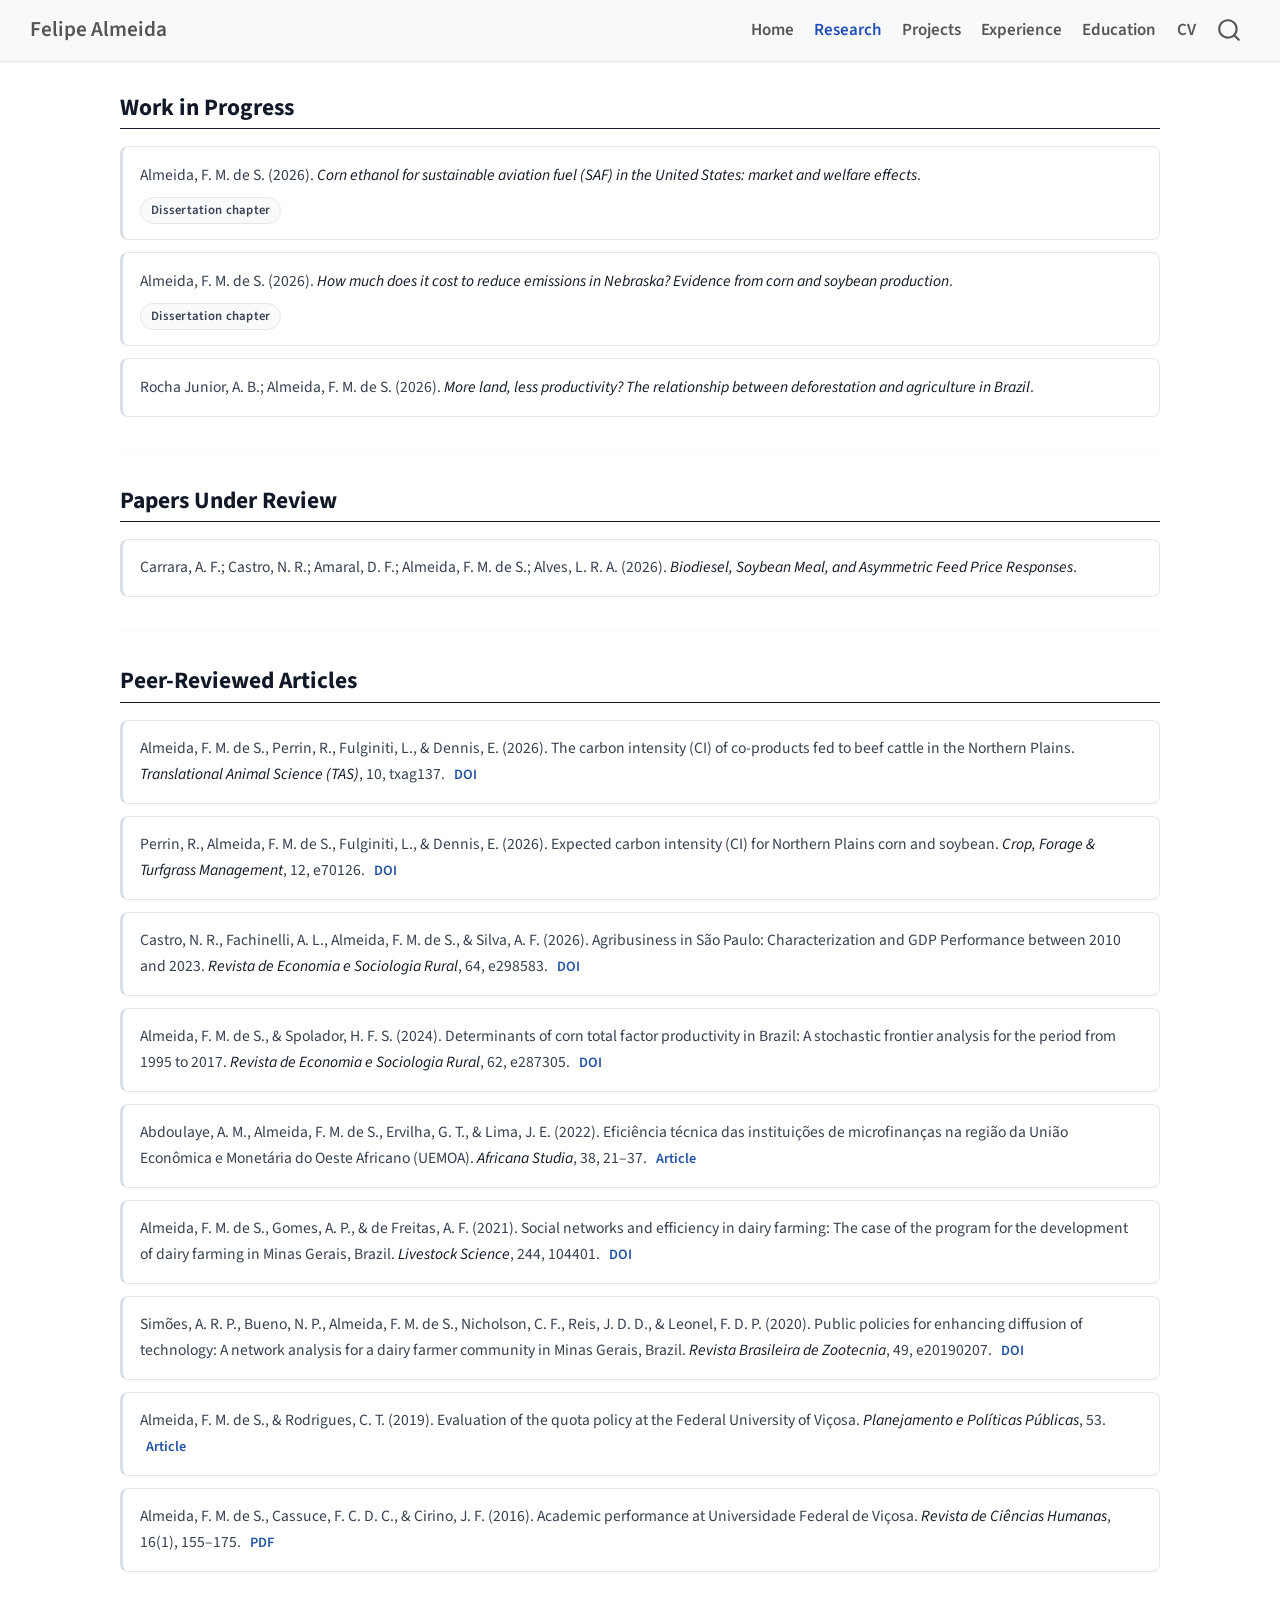
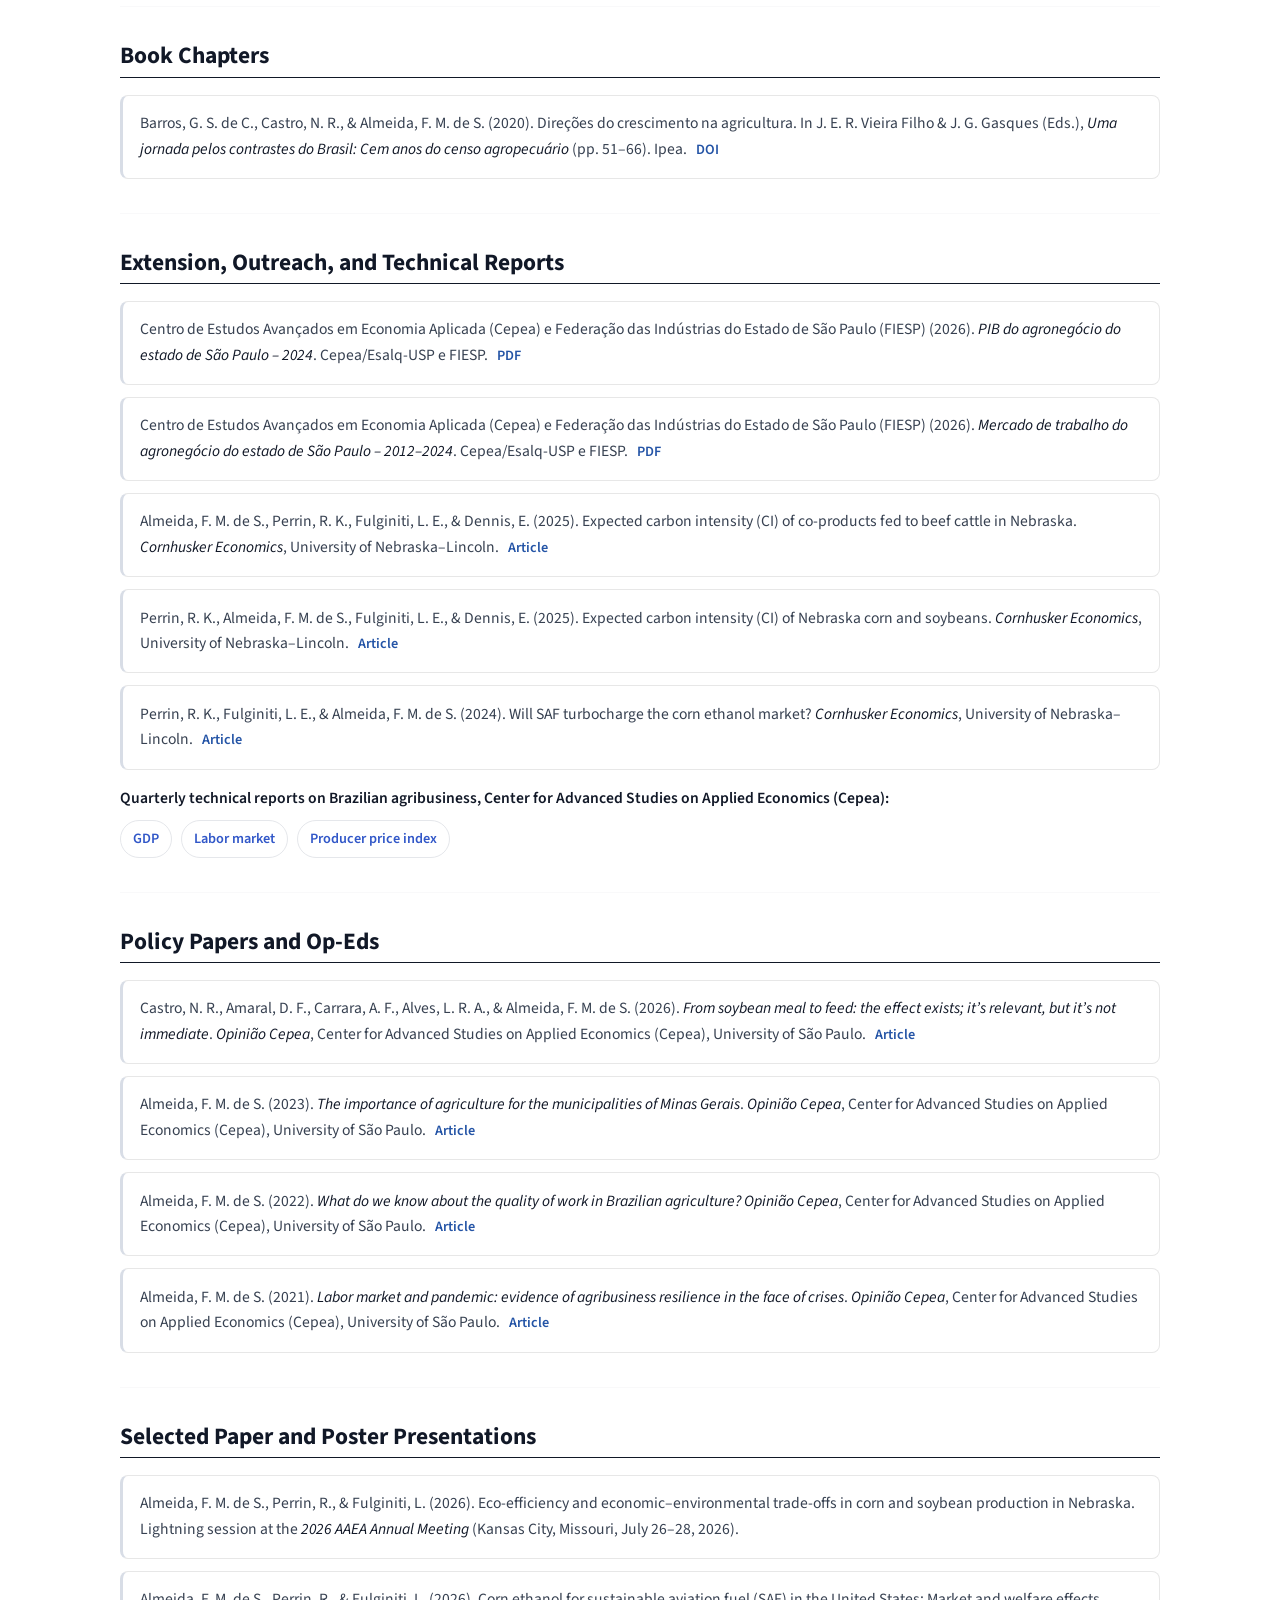
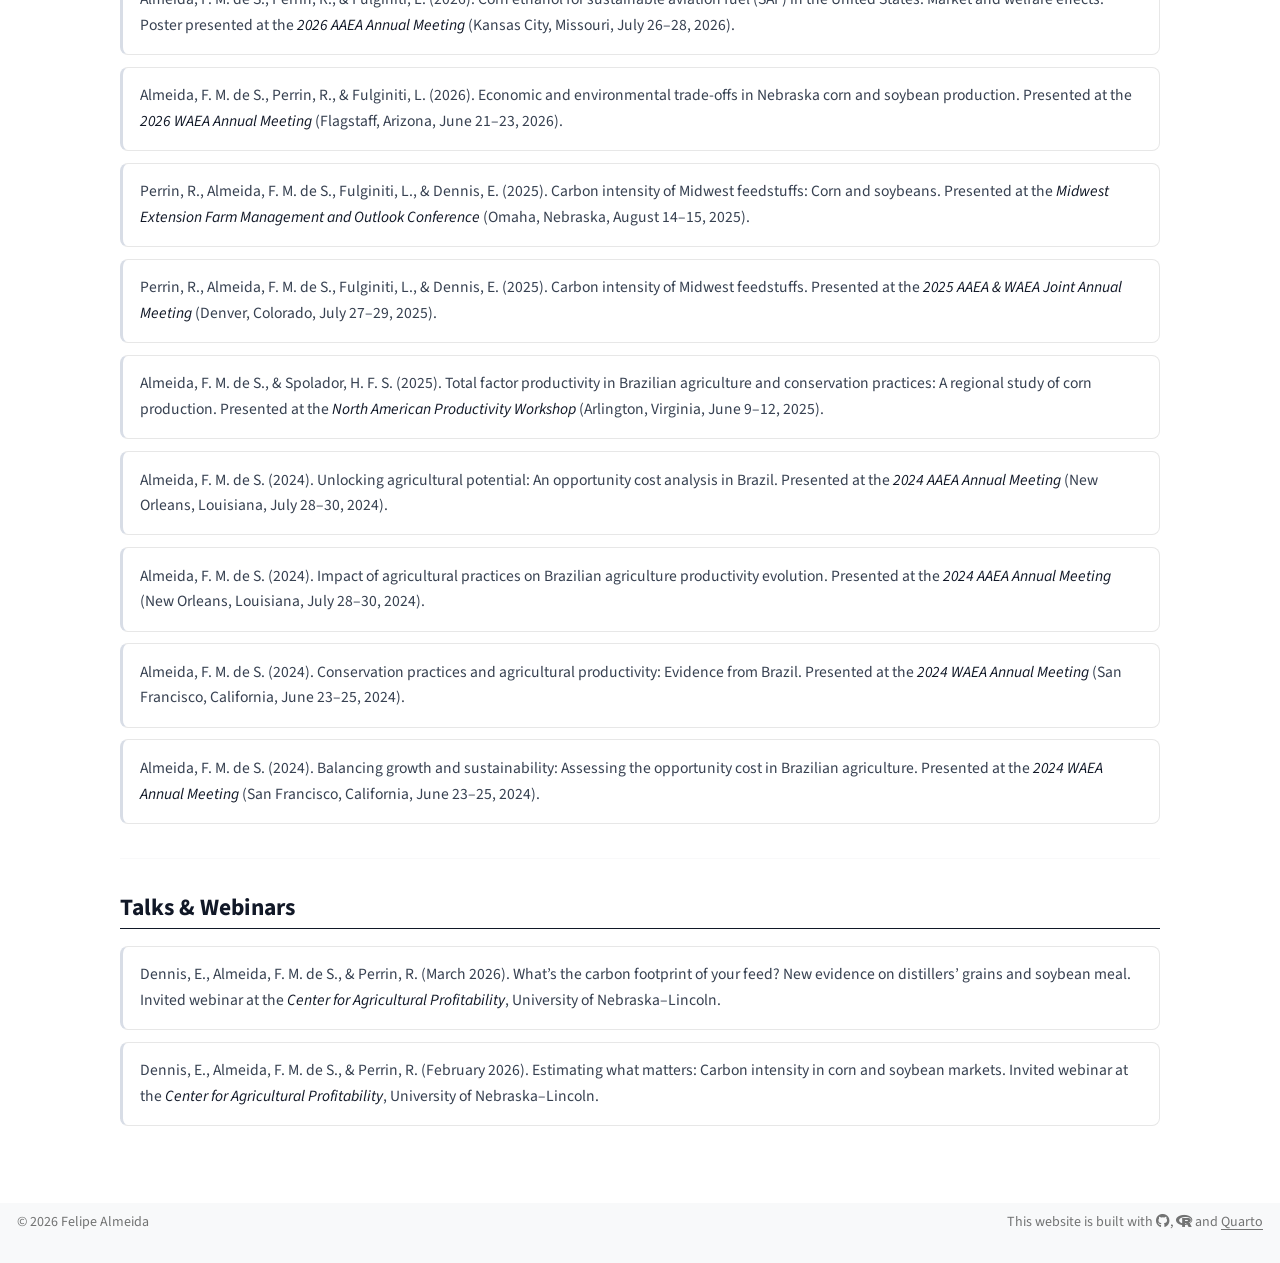
<file: docs/research.html>
<!DOCTYPE html>
<html xmlns="http://www.w3.org/1999/xhtml" lang="en" xml:lang="en"><head>

<meta charset="utf-8">
<meta name="generator" content="quarto-1.6.39">

<meta name="viewport" content="width=device-width, initial-scale=1.0, user-scalable=yes">


<title>Research – Felipe Almeida</title>
<style>
code{white-space: pre-wrap;}
span.smallcaps{font-variant: small-caps;}
div.columns{display: flex; gap: min(4vw, 1.5em);}
div.column{flex: auto; overflow-x: auto;}
div.hanging-indent{margin-left: 1.5em; text-indent: -1.5em;}
ul.task-list{list-style: none;}
ul.task-list li input[type="checkbox"] {
  width: 0.8em;
  margin: 0 0.8em 0.2em -1em; /* quarto-specific, see https://github.com/quarto-dev/quarto-cli/issues/4556 */ 
  vertical-align: middle;
}
.display.math{display: block; text-align: center; margin: 0.5rem auto;}
</style>


<script src="site_libs/quarto-nav/quarto-nav.js"></script>
<script src="site_libs/quarto-nav/headroom.min.js"></script>
<script src="site_libs/clipboard/clipboard.min.js"></script>
<script src="site_libs/quarto-search/autocomplete.umd.js"></script>
<script src="site_libs/quarto-search/fuse.min.js"></script>
<script src="site_libs/quarto-search/quarto-search.js"></script>
<meta name="quarto:offset" content="./">
<link href="./images/favicon.png" rel="icon" type="image/png">
<script src="site_libs/quarto-listing/list.min.js"></script>
<script src="site_libs/quarto-listing/quarto-listing.js"></script>
<script src="site_libs/quarto-html/quarto.js"></script>
<script src="site_libs/quarto-html/popper.min.js"></script>
<script src="site_libs/quarto-html/tippy.umd.min.js"></script>
<script src="site_libs/quarto-html/anchor.min.js"></script>
<link href="site_libs/quarto-html/tippy.css" rel="stylesheet">
<link href="site_libs/quarto-html/quarto-syntax-highlighting-e26003cea8cd680ca0c55a263523d882.css" rel="stylesheet" id="quarto-text-highlighting-styles">
<script src="site_libs/bootstrap/bootstrap.min.js"></script>
<link href="site_libs/bootstrap/bootstrap-icons.css" rel="stylesheet">
<link href="site_libs/bootstrap/bootstrap-f95efca093a1a11a1ff6b1787f15c966.min.css" rel="stylesheet" append-hash="true" id="quarto-bootstrap" data-mode="light">
<link href="site_libs/quarto-contrib/fontawesome6-1.2.0/all.min.css" rel="stylesheet">
<link href="site_libs/quarto-contrib/fontawesome6-1.2.0/latex-fontsize.css" rel="stylesheet">
<script id="quarto-search-options" type="application/json">{
  "location": "navbar",
  "copy-button": false,
  "collapse-after": 3,
  "panel-placement": "end",
  "type": "overlay",
  "limit": 50,
  "keyboard-shortcut": [
    "f",
    "/",
    "s"
  ],
  "show-item-context": false,
  "language": {
    "search-no-results-text": "No results",
    "search-matching-documents-text": "matching documents",
    "search-copy-link-title": "Copy link to search",
    "search-hide-matches-text": "Hide additional matches",
    "search-more-match-text": "more match in this document",
    "search-more-matches-text": "more matches in this document",
    "search-clear-button-title": "Clear",
    "search-text-placeholder": "",
    "search-detached-cancel-button-title": "Cancel",
    "search-submit-button-title": "Submit",
    "search-label": "Search"
  }
}</script>
<script>

  window.document.addEventListener("DOMContentLoaded", function (_event) {
    const listingTargetEl = window.document.querySelector('#listing-wip .list');
    if (!listingTargetEl) {
      // No listing discovered, do not attach.
      return; 
    }

    const options = {
      valueNames: ['listing-section','listing-authors','listing-year','listing-title','listing-italic_title','listing-tag',{ data: ['index'] },{ data: ['categories'] }],
      
      searchColumns: ["listing-section","listing-authors","listing-year","listing-title","listing-italic_title","listing-tag"],
    };

    window['quarto-listings'] = window['quarto-listings'] || {};
    window['quarto-listings']['listing-wip'] = new List('listing-wip', options);

    if (window['quarto-listing-loaded']) {
      window['quarto-listing-loaded']();
    }
  });

  window.addEventListener('hashchange',() => {
    if (window['quarto-listing-loaded']) {
      window['quarto-listing-loaded']();
    }
  })
  

  window.document.addEventListener("DOMContentLoaded", function (_event) {
    const listingTargetEl = window.document.querySelector('#listing-review .list');
    if (!listingTargetEl) {
      // No listing discovered, do not attach.
      return; 
    }

    const options = {
      valueNames: ['listing-section','listing-authors','listing-year','listing-title','listing-italic_title',{ data: ['index'] },{ data: ['categories'] }],
      
      searchColumns: ["listing-section","listing-authors","listing-year","listing-title","listing-italic_title"],
    };

    window['quarto-listings'] = window['quarto-listings'] || {};
    window['quarto-listings']['listing-review'] = new List('listing-review', options);

    if (window['quarto-listing-loaded']) {
      window['quarto-listing-loaded']();
    }
  });

  window.addEventListener('hashchange',() => {
    if (window['quarto-listing-loaded']) {
      window['quarto-listing-loaded']();
    }
  })
  

  window.document.addEventListener("DOMContentLoaded", function (_event) {
    const listingTargetEl = window.document.querySelector('#listing-articles .list');
    if (!listingTargetEl) {
      // No listing discovered, do not attach.
      return; 
    }

    const options = {
      valueNames: ['listing-section','listing-authors','listing-year','listing-title','listing-venue','listing-post','listing-url',{ data: ['index'] },{ data: ['categories'] }],
      
      searchColumns: ["listing-section","listing-authors","listing-year","listing-title","listing-venue","listing-post","listing-url"],
    };

    window['quarto-listings'] = window['quarto-listings'] || {};
    window['quarto-listings']['listing-articles'] = new List('listing-articles', options);

    if (window['quarto-listing-loaded']) {
      window['quarto-listing-loaded']();
    }
  });

  window.addEventListener('hashchange',() => {
    if (window['quarto-listing-loaded']) {
      window['quarto-listing-loaded']();
    }
  })
  

  window.document.addEventListener("DOMContentLoaded", function (_event) {
    const listingTargetEl = window.document.querySelector('#listing-chapters .list');
    if (!listingTargetEl) {
      // No listing discovered, do not attach.
      return; 
    }

    const options = {
      valueNames: ['listing-section','listing-authors','listing-year','listing-title','listing-pre','listing-venue','listing-post','listing-url',{ data: ['index'] },{ data: ['categories'] }],
      
      searchColumns: ["listing-section","listing-authors","listing-year","listing-title","listing-pre","listing-venue","listing-post","listing-url"],
    };

    window['quarto-listings'] = window['quarto-listings'] || {};
    window['quarto-listings']['listing-chapters'] = new List('listing-chapters', options);

    if (window['quarto-listing-loaded']) {
      window['quarto-listing-loaded']();
    }
  });

  window.addEventListener('hashchange',() => {
    if (window['quarto-listing-loaded']) {
      window['quarto-listing-loaded']();
    }
  })
  

  window.document.addEventListener("DOMContentLoaded", function (_event) {
    const listingTargetEl = window.document.querySelector('#listing-reports .list');
    if (!listingTargetEl) {
      // No listing discovered, do not attach.
      return; 
    }

    const options = {
      valueNames: ['listing-section','listing-authors','listing-year','listing-title','listing-italic_title','listing-pre','listing-url','listing-venue','listing-post',{ data: ['index'] },{ data: ['categories'] }],
      
      searchColumns: ["listing-section","listing-authors","listing-year","listing-title","listing-italic_title","listing-pre","listing-url","listing-venue","listing-post"],
    };

    window['quarto-listings'] = window['quarto-listings'] || {};
    window['quarto-listings']['listing-reports'] = new List('listing-reports', options);

    if (window['quarto-listing-loaded']) {
      window['quarto-listing-loaded']();
    }
  });

  window.addEventListener('hashchange',() => {
    if (window['quarto-listing-loaded']) {
      window['quarto-listing-loaded']();
    }
  })
  

  window.document.addEventListener("DOMContentLoaded", function (_event) {
    const listingTargetEl = window.document.querySelector('#listing-opeds .list');
    if (!listingTargetEl) {
      // No listing discovered, do not attach.
      return; 
    }

    const options = {
      valueNames: ['listing-section','listing-authors','listing-year','listing-title','listing-italic_title','listing-venue','listing-post','listing-url',{ data: ['index'] },{ data: ['categories'] }],
      
      searchColumns: ["listing-section","listing-authors","listing-year","listing-title","listing-italic_title","listing-venue","listing-post","listing-url"],
    };

    window['quarto-listings'] = window['quarto-listings'] || {};
    window['quarto-listings']['listing-opeds'] = new List('listing-opeds', options);

    if (window['quarto-listing-loaded']) {
      window['quarto-listing-loaded']();
    }
  });

  window.addEventListener('hashchange',() => {
    if (window['quarto-listing-loaded']) {
      window['quarto-listing-loaded']();
    }
  })
  

  window.document.addEventListener("DOMContentLoaded", function (_event) {
    const listingTargetEl = window.document.querySelector('#listing-presentations .list');
    if (!listingTargetEl) {
      // No listing discovered, do not attach.
      return; 
    }

    const options = {
      valueNames: ['listing-section','listing-authors','listing-year','listing-title','listing-pre','listing-venue','listing-post',{ data: ['index'] },{ data: ['categories'] }],
      
      searchColumns: ["listing-section","listing-authors","listing-year","listing-title","listing-pre","listing-venue","listing-post"],
    };

    window['quarto-listings'] = window['quarto-listings'] || {};
    window['quarto-listings']['listing-presentations'] = new List('listing-presentations', options);

    if (window['quarto-listing-loaded']) {
      window['quarto-listing-loaded']();
    }
  });

  window.addEventListener('hashchange',() => {
    if (window['quarto-listing-loaded']) {
      window['quarto-listing-loaded']();
    }
  })
  

  window.document.addEventListener("DOMContentLoaded", function (_event) {
    const listingTargetEl = window.document.querySelector('#listing-talks .list');
    if (!listingTargetEl) {
      // No listing discovered, do not attach.
      return; 
    }

    const options = {
      valueNames: ['listing-section','listing-authors','listing-year','listing-title','listing-pre','listing-venue','listing-post',{ data: ['index'] },{ data: ['categories'] }],
      
      searchColumns: ["listing-section","listing-authors","listing-year","listing-title","listing-pre","listing-venue","listing-post"],
    };

    window['quarto-listings'] = window['quarto-listings'] || {};
    window['quarto-listings']['listing-talks'] = new List('listing-talks', options);

    if (window['quarto-listing-loaded']) {
      window['quarto-listing-loaded']();
    }
  });

  window.addEventListener('hashchange',() => {
    if (window['quarto-listing-loaded']) {
      window['quarto-listing-loaded']();
    }
  })
  </script>


<link rel="stylesheet" href="styles.css">
<meta property="og:title" content="Research – Felipe Almeida">
<meta property="og:description" content="Felipe Almeida – PhD candidate in Agricultural Economics at the University of Nebraska–Lincoln.">
<meta property="og:image" content="https://felipeeconomist.github.io/images/profile.jpg">
<meta property="og:site_name" content="Felipe Almeida">
<meta name="twitter:title" content="Research – Felipe Almeida">
<meta name="twitter:description" content="Felipe Almeida – PhD candidate in Agricultural Economics at the University of Nebraska–Lincoln.">
<meta name="twitter:image" content="https://felipeeconomist.github.io/images/profile.jpg">
<meta name="twitter:card" content="summary">
</head>

<body class="nav-fixed">

<div id="quarto-search-results"></div>
  <header id="quarto-header" class="headroom fixed-top">
    <nav class="navbar navbar-expand-lg " data-bs-theme="dark">
      <div class="navbar-container container-fluid">
      <div class="navbar-brand-container mx-auto">
    <a class="navbar-brand" href="./index.html">
    <span class="navbar-title">Felipe Almeida</span>
    </a>
  </div>
            <div id="quarto-search" class="" title="Search"></div>
          <button class="navbar-toggler" type="button" data-bs-toggle="collapse" data-bs-target="#navbarCollapse" aria-controls="navbarCollapse" role="menu" aria-expanded="false" aria-label="Toggle navigation" onclick="if (window.quartoToggleHeadroom) { window.quartoToggleHeadroom(); }">
  <span class="navbar-toggler-icon"></span>
</button>
          <div class="collapse navbar-collapse" id="navbarCollapse">
            <ul class="navbar-nav navbar-nav-scroll ms-auto">
  <li class="nav-item">
    <a class="nav-link" href="./index.html"> 
<span class="menu-text">Home</span></a>
  </li>  
  <li class="nav-item">
    <a class="nav-link active" href="./research.html" aria-current="page"> 
<span class="menu-text">Research</span></a>
  </li>  
  <li class="nav-item">
    <a class="nav-link" href="./projects.html"> 
<span class="menu-text">Projects</span></a>
  </li>  
  <li class="nav-item">
    <a class="nav-link" href="./experience.html"> 
<span class="menu-text">Experience</span></a>
  </li>  
  <li class="nav-item">
    <a class="nav-link" href="./education.html"> 
<span class="menu-text">Education</span></a>
  </li>  
  <li class="nav-item">
    <a class="nav-link" href="./FelipeAlmeida-CV.pdf"> 
<span class="menu-text">CV</span></a>
  </li>  
</ul>
          </div> <!-- /navcollapse -->
            <div class="quarto-navbar-tools">
</div>
      </div> <!-- /container-fluid -->
    </nav>
</header>
<!-- content -->
<div id="quarto-content" class="quarto-container page-columns page-rows-contents page-layout-full page-navbar">
<!-- sidebar -->
<!-- margin-sidebar -->
    
<!-- main -->
<main class="content column-page" id="quarto-document-content">

<header id="title-block-header" class="quarto-title-block default">
<div class="quarto-title">
<h1 class="title">Research</h1>
</div>



<div class="quarto-title-meta column-page">

    
  
    
  </div>
  


</header>


<!-- Page layout: for each section, an <h2> heading followed by a
     ::: {#id} placeholder that Quarto fills with that section's entries. -->
<h2 class="section-title anchored">Work in Progress</h2>
<div id="listing-wip" class="quarto-listing quarto-listing-container-custom">
<div class="list research-grid">
<div class="research-card" data-index="0">
<p class="research-ref">
Almeida, F. M. de S. (2026). <em>Corn ethanol for sustainable aviation fuel (SAF) in the United States: market and welfare effects</em>.
</p>
<div>
<span class="research-tag">Dissertation chapter</span>
</div>
</div>
<div class="research-card" data-index="1">
<p class="research-ref">
Almeida, F. M. de S. (2026). <em>How much does it cost to reduce emissions in Nebraska? Evidence from corn and soybean production</em>.
</p>
<div>
<span class="research-tag">Dissertation chapter</span>
</div>
</div>
<div class="research-card" data-index="2">
<p class="research-ref">
Rocha Junior, A. B.; Almeida, F. M. de S. (2026). <em>More land, less productivity? The relationship between deforestation and agriculture in Brazil</em>.
</p>
</div>
</div>
<div class="listing-no-matching d-none">
No matching items
</div>
</div>
<hr class="section-rule">
<h2 class="section-title anchored">Papers Under Review</h2>
<div id="listing-review" class="quarto-listing quarto-listing-container-custom">
<div class="list research-grid">
<div class="research-card" data-index="0">
<p class="research-ref">
Carrara, A. F.; Castro, N. R.; Amaral, D. F.; Almeida, F. M. de S.; Alves, L. R. A. (2026). <em>Biodiesel, Soybean Meal, and Asymmetric Feed Price Responses</em>.
</p>
</div>
</div>
<div class="listing-no-matching d-none">
No matching items
</div>
</div>
<hr class="section-rule">
<h2 class="section-title anchored">Peer-Reviewed Articles</h2>
<div id="listing-articles" class="quarto-listing quarto-listing-container-custom">
<div class="list research-grid">
<div class="research-card" data-index="0">
<p class="research-ref">
Almeida, F. M. de S., Perrin, R., Fulginiti, L., &amp; Dennis, E. (2026). The carbon intensity (CI) of co-products fed to beef cattle in the Northern Plains. <em>Translational Animal Science (TAS)</em>, 10, txag137. <a href="https://doi.org/10.1093/tas/txag137">DOI</a>
</p>
</div>
<div class="research-card" data-index="1">
<p class="research-ref">
Perrin, R., Almeida, F. M. de S., Fulginiti, L., &amp; Dennis, E. (2026). Expected carbon intensity (CI) for Northern Plains corn and soybean. <em>Crop, Forage &amp; Turfgrass Management</em>, 12, e70126. <a href="https://doi.org/10.1002/cft2.70126">DOI</a>
</p>
</div>
<div class="research-card" data-index="2">
<p class="research-ref">
Castro, N. R., Fachinelli, A. L., Almeida, F. M. de S., &amp; Silva, A. F. (2026). Agribusiness in São Paulo: Characterization and GDP Performance between 2010 and 2023. <em>Revista de Economia e Sociologia Rural</em>, 64, e298583. <a href="https://doi.org/10.1590/1806-9479.2026.298583">DOI</a>
</p>
</div>
<div class="research-card" data-index="3">
<p class="research-ref">
Almeida, F. M. de S., &amp; Spolador, H. F. S. (2024). Determinants of corn total factor productivity in Brazil: A stochastic frontier analysis for the period from 1995 to 2017. <em>Revista de Economia e Sociologia Rural</em>, 62, e287305. <a href="https://doi.org/10.1590/1806-9479.2023.287305">DOI</a>
</p>
</div>
<div class="research-card" data-index="4">
<p class="research-ref">
Abdoulaye, A. M., Almeida, F. M. de S., Ervilha, G. T., &amp; Lima, J. E. (2022). Eficiência técnica das instituições de microfinanças na região da União Econômica e Monetária do Oeste Africano (UEMOA). <em>Africana Studia</em>, 38, 21–37. <a href="https://ojs.letras.up.pt/index.php/AfricanaStudia/article/view/13354/12059">Article</a>
</p>
</div>
<div class="research-card" data-index="5">
<p class="research-ref">
Almeida, F. M. de S., Gomes, A. P., &amp; de Freitas, A. F. (2021). Social networks and efficiency in dairy farming: The case of the program for the development of dairy farming in Minas Gerais, Brazil. <em>Livestock Science</em>, 244, 104401. <a href="https://doi.org/10.1016/j.livsci.2021.104401">DOI</a>
</p>
</div>
<div class="research-card" data-index="6">
<p class="research-ref">
Simões, A. R. P., Bueno, N. P., Almeida, F. M. de S., Nicholson, C. F., Reis, J. D. D., &amp; Leonel, F. D. P. (2020). Public policies for enhancing diffusion of technology: A network analysis for a dairy farmer community in Minas Gerais, Brazil. <em>Revista Brasileira de Zootecnia</em>, 49, e20190207. <a href="https://doi.org/10.37496/rbz4920190207">DOI</a>
</p>
</div>
<div class="research-card" data-index="7">
<p class="research-ref">
Almeida, F. M. de S., &amp; Rodrigues, C. T. (2019). Evaluation of the quota policy at the Federal University of Viçosa. <em>Planejamento e Políticas Públicas</em>, 53. <a href="https://www.ipea.gov.br/ppp/index.php/PPP/article/view/868/530">Article</a>
</p>
</div>
<div class="research-card" data-index="8">
<p class="research-ref">
Almeida, F. M. de S., Cassuce, F. C. D. C., &amp; Cirino, J. F. (2016). Academic performance at Universidade Federal de Viçosa. <em>Revista de Ciências Humanas</em>, 16(1), 155–175. <a href="https://locus.ufv.br/server/api/core/bitstreams/3438fa4b-4085-4b6e-82ba-d3680f4835d6/content">PDF</a>
</p>
</div>
</div>
<div class="listing-no-matching d-none">
No matching items
</div>
</div>
<hr class="section-rule">
<h2 class="section-title anchored">Book Chapters</h2>
<div id="listing-chapters" class="quarto-listing quarto-listing-container-custom">
<div class="list research-grid">
<div class="research-card" data-index="0">
<p class="research-ref">
Barros, G. S. de C., Castro, N. R., &amp; Almeida, F. M. de S. (2020). Direções do crescimento na agricultura. In J. E. R. Vieira Filho &amp; J. G. Gasques (Eds.), <em>Uma jornada pelos contrastes do Brasil: Cem anos do censo agropecuário</em> (pp.&nbsp;51–66). Ipea. <a href="https://doi.org/10.38116/978-65-5635-011-0/cap3">DOI</a>
</p>
</div>
</div>
<div class="listing-no-matching d-none">
No matching items
</div>
</div>
<hr class="section-rule">
<h2 class="section-title anchored">Extension, Outreach, and Technical Reports</h2>
<div id="listing-reports" class="quarto-listing quarto-listing-container-custom">
<div class="list research-grid">
<div class="research-card" data-index="0">
<p class="research-ref">
Centro de Estudos Avançados em Economia Aplicada (Cepea) e Federação das Indústrias do Estado de São Paulo (FIESP) (2026). <em>PIB do agronegócio do estado de São Paulo – 2024</em>. Cepea/Esalq-USP e FIESP. <a href="https://www.cepea.org.br/upload/kceditor/files/deagro-pib-2024-24.pdf">PDF</a>
</p>
</div>
<div class="research-card" data-index="1">
<p class="research-ref">
Centro de Estudos Avançados em Economia Aplicada (Cepea) e Federação das Indústrias do Estado de São Paulo (FIESP) (2026). <em>Mercado de trabalho do agronegócio do estado de São Paulo – 2012–2024</em>. Cepea/Esalq-USP e FIESP. <a href="https://www.cepea.org.br/upload/kceditor/files/MT%20Agro%20SP%202012-2024.pdf">PDF</a>
</p>
</div>
<div class="research-card" data-index="2">
<p class="research-ref">
Almeida, F. M. de S., Perrin, R. K., Fulginiti, L. E., &amp; Dennis, E. (2025). Expected carbon intensity (CI) of co-products fed to beef cattle in Nebraska. <em>Cornhusker Economics</em>, University of Nebraska–Lincoln. <a href="https://sassa.unl.edu/expected-carbon-intensity-ci-co-products-fed-beef-cattle-nebraska/">Article</a>
</p>
</div>
<div class="research-card" data-index="3">
<p class="research-ref">
Perrin, R. K., Almeida, F. M. de S., Fulginiti, L. E., &amp; Dennis, E. (2025). Expected carbon intensity (CI) of Nebraska corn and soybeans. <em>Cornhusker Economics</em>, University of Nebraska–Lincoln. <a href="https://sassa.unl.edu/expected-carbon-intensity-ci-nebraska-corn-and-soybeans/">Article</a>
</p>
</div>
<div class="research-card" data-index="4">
<p class="research-ref">
Perrin, R. K., Fulginiti, L. E., &amp; Almeida, F. M. de S. (2024). Will SAF turbocharge the corn ethanol market? <em>Cornhusker Economics</em>, University of Nebraska–Lincoln. <a href="https://digitalcommons.unl.edu/agecon_cornhusker/1244/">Article</a>
</p>
</div>
</div>
<div class="listing-no-matching d-none">
No matching items
</div>
</div>
<!-- Links to the recurring Cepea reports (not part of publications.yml) -->
<p class="research-subtitle">
  Quarterly technical reports on Brazilian agribusiness,
  Center for Advanced Studies on Applied Economics (Cepea):
</p>

<div class="research-links-grid">
  <a class="research-mini-link" href="https://www.cepea.org.br/br/pib-do-agronegocio-brasileiro.aspx">GDP</a>
  <a class="research-mini-link" href="https://www.cepea.org.br/br/mercado-de-trabalho-do-agronegocio.aspx">Labor market</a>
  <a class="research-mini-link" href="https://www.cepea.org.br/br/analises-ippa.aspx">Producer price index</a>
</div>

<hr class="section-rule">
<h2 class="section-title anchored">Policy Papers and Op-Eds</h2>
<div id="listing-opeds" class="quarto-listing quarto-listing-container-custom">
<div class="list research-grid">
<div class="research-card" data-index="0">
<p class="research-ref">
Castro, N. R., Amaral, D. F., Carrara, A. F., Alves, L. R. A., &amp; Almeida, F. M. de S. (2026). <em>From soybean meal to feed: the effect exists; it’s relevant, but it’s not immediate</em>. <em>Opinião Cepea</em>, Center for Advanced Studies on Applied Economics (Cepea), University of São Paulo. <a href="https://www.cepea.org.br/br/opiniao-cepea/do-farelo-a-racao-o-efeito-existe-e-relevante-mas-nao-e-imediato.aspx">Article</a>
</p>
</div>
<div class="research-card" data-index="1">
<p class="research-ref">
Almeida, F. M. de S. (2023). <em>The importance of agriculture for the municipalities of Minas Gerais</em>. <em>Opinião Cepea</em>, Center for Advanced Studies on Applied Economics (Cepea), University of São Paulo. <a href="https://www.cepea.org.br/br/opiniao-cepea/a-importancia-da-agropecuaria-para-os-municipios-de-minas-gerais.aspx">Article</a>
</p>
</div>
<div class="research-card" data-index="2">
<p class="research-ref">
Almeida, F. M. de S. (2022). <em>What do we know about the quality of work in Brazilian agriculture?</em> <em>Opinião Cepea</em>, Center for Advanced Studies on Applied Economics (Cepea), University of São Paulo. <a href="https://www.cepea.org.br/br/opiniao-cepea/o-que-sabemos-sobre-a-qualidade-do-trabalho-na-agropecuaria-brasileira.aspx">Article</a>
</p>
</div>
<div class="research-card" data-index="3">
<p class="research-ref">
Almeida, F. M. de S. (2021). <em>Labor market and pandemic: evidence of agribusiness resilience in the face of crises</em>. <em>Opinião Cepea</em>, Center for Advanced Studies on Applied Economics (Cepea), University of São Paulo. <a href="https://www.cepea.org.br/br/opiniao-cepea/mercado-de-trabalho-e-pandemia-agronegocio-evidencia-resiliencia-frente-a-crises.aspx">Article</a>
</p>
</div>
</div>
<div class="listing-no-matching d-none">
No matching items
</div>
</div>
<hr class="section-rule">
<h2 class="section-title anchored">Selected Paper and Poster Presentations</h2>
<div id="listing-presentations" class="quarto-listing quarto-listing-container-custom">
<div class="list research-grid">
<div class="research-card" data-index="0">
<p class="research-ref">
Almeida, F. M. de S., Perrin, R., &amp; Fulginiti, L. (2026). Eco-efficiency and economic–environmental trade-offs in corn and soybean production in Nebraska. Lightning session at the <em>2026 AAEA Annual Meeting</em> (Kansas City, Missouri, July 26–28, 2026).
</p>
</div>
<div class="research-card" data-index="1">
<p class="research-ref">
Almeida, F. M. de S., Perrin, R., &amp; Fulginiti, L. (2026). Corn ethanol for sustainable aviation fuel (SAF) in the United States: Market and welfare effects. Poster presented at the <em>2026 AAEA Annual Meeting</em> (Kansas City, Missouri, July 26–28, 2026).
</p>
</div>
<div class="research-card" data-index="2">
<p class="research-ref">
Almeida, F. M. de S., Perrin, R., &amp; Fulginiti, L. (2026). Economic and environmental trade-offs in Nebraska corn and soybean production. Presented at the <em>2026 WAEA Annual Meeting</em> (Flagstaff, Arizona, June 21–23, 2026).
</p>
</div>
<div class="research-card" data-index="3">
<p class="research-ref">
Perrin, R., Almeida, F. M. de S., Fulginiti, L., &amp; Dennis, E. (2025). Carbon intensity of Midwest feedstuffs: Corn and soybeans. Presented at the <em>Midwest Extension Farm Management and Outlook Conference</em> (Omaha, Nebraska, August 14–15, 2025).
</p>
</div>
<div class="research-card" data-index="4">
<p class="research-ref">
Perrin, R., Almeida, F. M. de S., Fulginiti, L., &amp; Dennis, E. (2025). Carbon intensity of Midwest feedstuffs. Presented at the <em>2025 AAEA &amp; WAEA Joint Annual Meeting</em> (Denver, Colorado, July 27–29, 2025).
</p>
</div>
<div class="research-card" data-index="5">
<p class="research-ref">
Almeida, F. M. de S., &amp; Spolador, H. F. S. (2025). Total factor productivity in Brazilian agriculture and conservation practices: A regional study of corn production. Presented at the <em>North American Productivity Workshop</em> (Arlington, Virginia, June 9–12, 2025).
</p>
</div>
<div class="research-card" data-index="6">
<p class="research-ref">
Almeida, F. M. de S. (2024). Unlocking agricultural potential: An opportunity cost analysis in Brazil. Presented at the <em>2024 AAEA Annual Meeting</em> (New Orleans, Louisiana, July 28–30, 2024).
</p>
</div>
<div class="research-card" data-index="7">
<p class="research-ref">
Almeida, F. M. de S. (2024). Impact of agricultural practices on Brazilian agriculture productivity evolution. Presented at the <em>2024 AAEA Annual Meeting</em> (New Orleans, Louisiana, July 28–30, 2024).
</p>
</div>
<div class="research-card" data-index="8">
<p class="research-ref">
Almeida, F. M. de S. (2024). Conservation practices and agricultural productivity: Evidence from Brazil. Presented at the <em>2024 WAEA Annual Meeting</em> (San Francisco, California, June 23–25, 2024).
</p>
</div>
<div class="research-card" data-index="9">
<p class="research-ref">
Almeida, F. M. de S. (2024). Balancing growth and sustainability: Assessing the opportunity cost in Brazilian agriculture. Presented at the <em>2024 WAEA Annual Meeting</em> (San Francisco, California, June 23–25, 2024).
</p>
</div>
</div>
<div class="listing-no-matching d-none">
No matching items
</div>
</div>
<hr class="section-rule">
<h2 class="section-title anchored">Talks &amp; Webinars</h2>
<div id="listing-talks" class="quarto-listing quarto-listing-container-custom">
<div class="list research-grid">
<div class="research-card" data-index="0">
<p class="research-ref">
Dennis, E., Almeida, F. M. de S., &amp; Perrin, R. (March 2026). What’s the carbon footprint of your feed? New evidence on distillers’ grains and soybean meal. Invited webinar at the <em>Center for Agricultural Profitability</em>, University of Nebraska–Lincoln.
</p>
</div>
<div class="research-card" data-index="1">
<p class="research-ref">
Dennis, E., Almeida, F. M. de S., &amp; Perrin, R. (February 2026). Estimating what matters: Carbon intensity in corn and soybean markets. Invited webinar at the <em>Center for Agricultural Profitability</em>, University of Nebraska–Lincoln.
</p>
</div>
</div>
<div class="listing-no-matching d-none">
No matching items
</div>
</div>




</main> <!-- /main -->
<script id="quarto-html-after-body" type="application/javascript">
window.document.addEventListener("DOMContentLoaded", function (event) {
  const toggleBodyColorMode = (bsSheetEl) => {
    const mode = bsSheetEl.getAttribute("data-mode");
    const bodyEl = window.document.querySelector("body");
    if (mode === "dark") {
      bodyEl.classList.add("quarto-dark");
      bodyEl.classList.remove("quarto-light");
    } else {
      bodyEl.classList.add("quarto-light");
      bodyEl.classList.remove("quarto-dark");
    }
  }
  const toggleBodyColorPrimary = () => {
    const bsSheetEl = window.document.querySelector("link#quarto-bootstrap");
    if (bsSheetEl) {
      toggleBodyColorMode(bsSheetEl);
    }
  }
  toggleBodyColorPrimary();  
  const icon = "";
  const anchorJS = new window.AnchorJS();
  anchorJS.options = {
    placement: 'right',
    icon: icon
  };
  anchorJS.add('.anchored');
  const isCodeAnnotation = (el) => {
    for (const clz of el.classList) {
      if (clz.startsWith('code-annotation-')) {                     
        return true;
      }
    }
    return false;
  }
  const onCopySuccess = function(e) {
    // button target
    const button = e.trigger;
    // don't keep focus
    button.blur();
    // flash "checked"
    button.classList.add('code-copy-button-checked');
    var currentTitle = button.getAttribute("title");
    button.setAttribute("title", "Copied!");
    let tooltip;
    if (window.bootstrap) {
      button.setAttribute("data-bs-toggle", "tooltip");
      button.setAttribute("data-bs-placement", "left");
      button.setAttribute("data-bs-title", "Copied!");
      tooltip = new bootstrap.Tooltip(button, 
        { trigger: "manual", 
          customClass: "code-copy-button-tooltip",
          offset: [0, -8]});
      tooltip.show();    
    }
    setTimeout(function() {
      if (tooltip) {
        tooltip.hide();
        button.removeAttribute("data-bs-title");
        button.removeAttribute("data-bs-toggle");
        button.removeAttribute("data-bs-placement");
      }
      button.setAttribute("title", currentTitle);
      button.classList.remove('code-copy-button-checked');
    }, 1000);
    // clear code selection
    e.clearSelection();
  }
  const getTextToCopy = function(trigger) {
      const codeEl = trigger.previousElementSibling.cloneNode(true);
      for (const childEl of codeEl.children) {
        if (isCodeAnnotation(childEl)) {
          childEl.remove();
        }
      }
      return codeEl.innerText;
  }
  const clipboard = new window.ClipboardJS('.code-copy-button:not([data-in-quarto-modal])', {
    text: getTextToCopy
  });
  clipboard.on('success', onCopySuccess);
  if (window.document.getElementById('quarto-embedded-source-code-modal')) {
    const clipboardModal = new window.ClipboardJS('.code-copy-button[data-in-quarto-modal]', {
      text: getTextToCopy,
      container: window.document.getElementById('quarto-embedded-source-code-modal')
    });
    clipboardModal.on('success', onCopySuccess);
  }
    var localhostRegex = new RegExp(/^(?:http|https):\/\/localhost\:?[0-9]*\//);
    var mailtoRegex = new RegExp(/^mailto:/);
      var filterRegex = new RegExp("https:\/\/felipeeconomist\.github\.io");
    var isInternal = (href) => {
        return filterRegex.test(href) || localhostRegex.test(href) || mailtoRegex.test(href);
    }
    // Inspect non-navigation links and adorn them if external
 	var links = window.document.querySelectorAll('a[href]:not(.nav-link):not(.navbar-brand):not(.toc-action):not(.sidebar-link):not(.sidebar-item-toggle):not(.pagination-link):not(.no-external):not([aria-hidden]):not(.dropdown-item):not(.quarto-navigation-tool):not(.about-link)');
    for (var i=0; i<links.length; i++) {
      const link = links[i];
      if (!isInternal(link.href)) {
        // undo the damage that might have been done by quarto-nav.js in the case of
        // links that we want to consider external
        if (link.dataset.originalHref !== undefined) {
          link.href = link.dataset.originalHref;
        }
          // target, if specified
          link.setAttribute("target", "_blank");
          if (link.getAttribute("rel") === null) {
            link.setAttribute("rel", "noopener");
          }
      }
    }
  function tippyHover(el, contentFn, onTriggerFn, onUntriggerFn) {
    const config = {
      allowHTML: true,
      maxWidth: 500,
      delay: 100,
      arrow: false,
      appendTo: function(el) {
          return el.parentElement;
      },
      interactive: true,
      interactiveBorder: 10,
      theme: 'quarto',
      placement: 'bottom-start',
    };
    if (contentFn) {
      config.content = contentFn;
    }
    if (onTriggerFn) {
      config.onTrigger = onTriggerFn;
    }
    if (onUntriggerFn) {
      config.onUntrigger = onUntriggerFn;
    }
    window.tippy(el, config); 
  }
  const noterefs = window.document.querySelectorAll('a[role="doc-noteref"]');
  for (var i=0; i<noterefs.length; i++) {
    const ref = noterefs[i];
    tippyHover(ref, function() {
      // use id or data attribute instead here
      let href = ref.getAttribute('data-footnote-href') || ref.getAttribute('href');
      try { href = new URL(href).hash; } catch {}
      const id = href.replace(/^#\/?/, "");
      const note = window.document.getElementById(id);
      if (note) {
        return note.innerHTML;
      } else {
        return "";
      }
    });
  }
  const xrefs = window.document.querySelectorAll('a.quarto-xref');
  const processXRef = (id, note) => {
    // Strip column container classes
    const stripColumnClz = (el) => {
      el.classList.remove("page-full", "page-columns");
      if (el.children) {
        for (const child of el.children) {
          stripColumnClz(child);
        }
      }
    }
    stripColumnClz(note)
    if (id === null || id.startsWith('sec-')) {
      // Special case sections, only their first couple elements
      const container = document.createElement("div");
      if (note.children && note.children.length > 2) {
        container.appendChild(note.children[0].cloneNode(true));
        for (let i = 1; i < note.children.length; i++) {
          const child = note.children[i];
          if (child.tagName === "P" && child.innerText === "") {
            continue;
          } else {
            container.appendChild(child.cloneNode(true));
            break;
          }
        }
        if (window.Quarto?.typesetMath) {
          window.Quarto.typesetMath(container);
        }
        return container.innerHTML
      } else {
        if (window.Quarto?.typesetMath) {
          window.Quarto.typesetMath(note);
        }
        return note.innerHTML;
      }
    } else {
      // Remove any anchor links if they are present
      const anchorLink = note.querySelector('a.anchorjs-link');
      if (anchorLink) {
        anchorLink.remove();
      }
      if (window.Quarto?.typesetMath) {
        window.Quarto.typesetMath(note);
      }
      if (note.classList.contains("callout")) {
        return note.outerHTML;
      } else {
        return note.innerHTML;
      }
    }
  }
  for (var i=0; i<xrefs.length; i++) {
    const xref = xrefs[i];
    tippyHover(xref, undefined, function(instance) {
      instance.disable();
      let url = xref.getAttribute('href');
      let hash = undefined; 
      if (url.startsWith('#')) {
        hash = url;
      } else {
        try { hash = new URL(url).hash; } catch {}
      }
      if (hash) {
        const id = hash.replace(/^#\/?/, "");
        const note = window.document.getElementById(id);
        if (note !== null) {
          try {
            const html = processXRef(id, note.cloneNode(true));
            instance.setContent(html);
          } finally {
            instance.enable();
            instance.show();
          }
        } else {
          // See if we can fetch this
          fetch(url.split('#')[0])
          .then(res => res.text())
          .then(html => {
            const parser = new DOMParser();
            const htmlDoc = parser.parseFromString(html, "text/html");
            const note = htmlDoc.getElementById(id);
            if (note !== null) {
              const html = processXRef(id, note);
              instance.setContent(html);
            } 
          }).finally(() => {
            instance.enable();
            instance.show();
          });
        }
      } else {
        // See if we can fetch a full url (with no hash to target)
        // This is a special case and we should probably do some content thinning / targeting
        fetch(url)
        .then(res => res.text())
        .then(html => {
          const parser = new DOMParser();
          const htmlDoc = parser.parseFromString(html, "text/html");
          const note = htmlDoc.querySelector('main.content');
          if (note !== null) {
            // This should only happen for chapter cross references
            // (since there is no id in the URL)
            // remove the first header
            if (note.children.length > 0 && note.children[0].tagName === "HEADER") {
              note.children[0].remove();
            }
            const html = processXRef(null, note);
            instance.setContent(html);
          } 
        }).finally(() => {
          instance.enable();
          instance.show();
        });
      }
    }, function(instance) {
    });
  }
      let selectedAnnoteEl;
      const selectorForAnnotation = ( cell, annotation) => {
        let cellAttr = 'data-code-cell="' + cell + '"';
        let lineAttr = 'data-code-annotation="' +  annotation + '"';
        const selector = 'span[' + cellAttr + '][' + lineAttr + ']';
        return selector;
      }
      const selectCodeLines = (annoteEl) => {
        const doc = window.document;
        const targetCell = annoteEl.getAttribute("data-target-cell");
        const targetAnnotation = annoteEl.getAttribute("data-target-annotation");
        const annoteSpan = window.document.querySelector(selectorForAnnotation(targetCell, targetAnnotation));
        const lines = annoteSpan.getAttribute("data-code-lines").split(",");
        const lineIds = lines.map((line) => {
          return targetCell + "-" + line;
        })
        let top = null;
        let height = null;
        let parent = null;
        if (lineIds.length > 0) {
            //compute the position of the single el (top and bottom and make a div)
            const el = window.document.getElementById(lineIds[0]);
            top = el.offsetTop;
            height = el.offsetHeight;
            parent = el.parentElement.parentElement;
          if (lineIds.length > 1) {
            const lastEl = window.document.getElementById(lineIds[lineIds.length - 1]);
            const bottom = lastEl.offsetTop + lastEl.offsetHeight;
            height = bottom - top;
          }
          if (top !== null && height !== null && parent !== null) {
            // cook up a div (if necessary) and position it 
            let div = window.document.getElementById("code-annotation-line-highlight");
            if (div === null) {
              div = window.document.createElement("div");
              div.setAttribute("id", "code-annotation-line-highlight");
              div.style.position = 'absolute';
              parent.appendChild(div);
            }
            div.style.top = top - 2 + "px";
            div.style.height = height + 4 + "px";
            div.style.left = 0;
            let gutterDiv = window.document.getElementById("code-annotation-line-highlight-gutter");
            if (gutterDiv === null) {
              gutterDiv = window.document.createElement("div");
              gutterDiv.setAttribute("id", "code-annotation-line-highlight-gutter");
              gutterDiv.style.position = 'absolute';
              const codeCell = window.document.getElementById(targetCell);
              const gutter = codeCell.querySelector('.code-annotation-gutter');
              gutter.appendChild(gutterDiv);
            }
            gutterDiv.style.top = top - 2 + "px";
            gutterDiv.style.height = height + 4 + "px";
          }
          selectedAnnoteEl = annoteEl;
        }
      };
      const unselectCodeLines = () => {
        const elementsIds = ["code-annotation-line-highlight", "code-annotation-line-highlight-gutter"];
        elementsIds.forEach((elId) => {
          const div = window.document.getElementById(elId);
          if (div) {
            div.remove();
          }
        });
        selectedAnnoteEl = undefined;
      };
        // Handle positioning of the toggle
    window.addEventListener(
      "resize",
      throttle(() => {
        elRect = undefined;
        if (selectedAnnoteEl) {
          selectCodeLines(selectedAnnoteEl);
        }
      }, 10)
    );
    function throttle(fn, ms) {
    let throttle = false;
    let timer;
      return (...args) => {
        if(!throttle) { // first call gets through
            fn.apply(this, args);
            throttle = true;
        } else { // all the others get throttled
            if(timer) clearTimeout(timer); // cancel #2
            timer = setTimeout(() => {
              fn.apply(this, args);
              timer = throttle = false;
            }, ms);
        }
      };
    }
      // Attach click handler to the DT
      const annoteDls = window.document.querySelectorAll('dt[data-target-cell]');
      for (const annoteDlNode of annoteDls) {
        annoteDlNode.addEventListener('click', (event) => {
          const clickedEl = event.target;
          if (clickedEl !== selectedAnnoteEl) {
            unselectCodeLines();
            const activeEl = window.document.querySelector('dt[data-target-cell].code-annotation-active');
            if (activeEl) {
              activeEl.classList.remove('code-annotation-active');
            }
            selectCodeLines(clickedEl);
            clickedEl.classList.add('code-annotation-active');
          } else {
            // Unselect the line
            unselectCodeLines();
            clickedEl.classList.remove('code-annotation-active');
          }
        });
      }
  const findCites = (el) => {
    const parentEl = el.parentElement;
    if (parentEl) {
      const cites = parentEl.dataset.cites;
      if (cites) {
        return {
          el,
          cites: cites.split(' ')
        };
      } else {
        return findCites(el.parentElement)
      }
    } else {
      return undefined;
    }
  };
  var bibliorefs = window.document.querySelectorAll('a[role="doc-biblioref"]');
  for (var i=0; i<bibliorefs.length; i++) {
    const ref = bibliorefs[i];
    const citeInfo = findCites(ref);
    if (citeInfo) {
      tippyHover(citeInfo.el, function() {
        var popup = window.document.createElement('div');
        citeInfo.cites.forEach(function(cite) {
          var citeDiv = window.document.createElement('div');
          citeDiv.classList.add('hanging-indent');
          citeDiv.classList.add('csl-entry');
          var biblioDiv = window.document.getElementById('ref-' + cite);
          if (biblioDiv) {
            citeDiv.innerHTML = biblioDiv.innerHTML;
          }
          popup.appendChild(citeDiv);
        });
        return popup.innerHTML;
      });
    }
  }
});
</script>
</div> <!-- /content -->
<footer class="footer">
  <div class="nav-footer">
    <div class="nav-footer-left">
<p>© 2026 Felipe Almeida</p>
</div>   
    <div class="nav-footer-center">
      &nbsp;
    </div>
    <div class="nav-footer-right">
<p>This website is built with <a href="https://github.com/felipeeconomist/felipeeconomist.github.io" target="_blank"><i class="fa-brands fa-github" title="GitHub octocat logo" aria-label="github"></i></a>, <a href="https://www.r-project.org/about.html" target="_blank"><i class="fa-brands fa-r-project" title="R Project" aria-label="r-project"></i></a> and <a href="https://quarto.org/" target="_blank">Quarto</a></p>
</div>
  </div>
</footer>




</body></html>
</file>
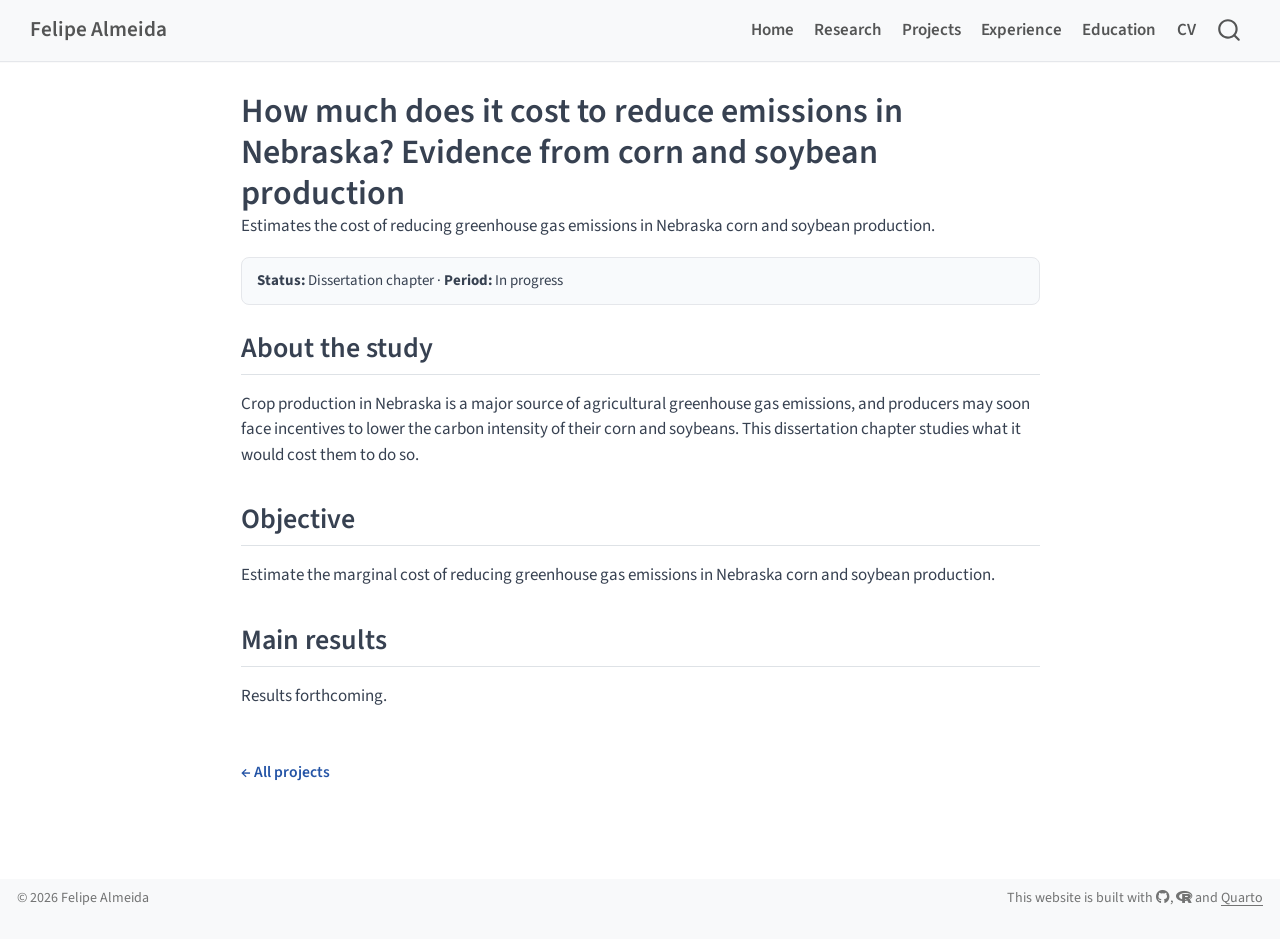
<file: docs/projects/abatement-cost.html>
<!DOCTYPE html>
<html xmlns="http://www.w3.org/1999/xhtml" lang="en" xml:lang="en"><head>

<meta charset="utf-8">
<meta name="generator" content="quarto-1.6.39">

<meta name="viewport" content="width=device-width, initial-scale=1.0, user-scalable=yes">

<meta name="description" content="Estimates the cost of reducing greenhouse gas emissions in Nebraska corn and soybean production.">

<title>How much does it cost to reduce emissions in Nebraska? Evidence from corn and soybean production – Felipe Almeida</title>
<style>
code{white-space: pre-wrap;}
span.smallcaps{font-variant: small-caps;}
div.columns{display: flex; gap: min(4vw, 1.5em);}
div.column{flex: auto; overflow-x: auto;}
div.hanging-indent{margin-left: 1.5em; text-indent: -1.5em;}
ul.task-list{list-style: none;}
ul.task-list li input[type="checkbox"] {
  width: 0.8em;
  margin: 0 0.8em 0.2em -1em; /* quarto-specific, see https://github.com/quarto-dev/quarto-cli/issues/4556 */ 
  vertical-align: middle;
}
.display.math{display: block; text-align: center; margin: 0.5rem auto;}
</style>


<script src="../site_libs/quarto-nav/quarto-nav.js"></script>
<script src="../site_libs/quarto-nav/headroom.min.js"></script>
<script src="../site_libs/clipboard/clipboard.min.js"></script>
<script src="../site_libs/quarto-search/autocomplete.umd.js"></script>
<script src="../site_libs/quarto-search/fuse.min.js"></script>
<script src="../site_libs/quarto-search/quarto-search.js"></script>
<meta name="quarto:offset" content="../">
<link href="../images/favicon.png" rel="icon" type="image/png">
<script src="../site_libs/quarto-html/quarto.js"></script>
<script src="../site_libs/quarto-html/popper.min.js"></script>
<script src="../site_libs/quarto-html/tippy.umd.min.js"></script>
<script src="../site_libs/quarto-html/anchor.min.js"></script>
<link href="../site_libs/quarto-html/tippy.css" rel="stylesheet">
<link href="../site_libs/quarto-html/quarto-syntax-highlighting-e26003cea8cd680ca0c55a263523d882.css" rel="stylesheet" id="quarto-text-highlighting-styles">
<script src="../site_libs/bootstrap/bootstrap.min.js"></script>
<link href="../site_libs/bootstrap/bootstrap-icons.css" rel="stylesheet">
<link href="../site_libs/bootstrap/bootstrap-f95efca093a1a11a1ff6b1787f15c966.min.css" rel="stylesheet" append-hash="true" id="quarto-bootstrap" data-mode="light">
<link href="../site_libs/quarto-contrib/fontawesome6-1.2.0/all.min.css" rel="stylesheet">
<link href="../site_libs/quarto-contrib/fontawesome6-1.2.0/latex-fontsize.css" rel="stylesheet">
<script id="quarto-search-options" type="application/json">{
  "location": "navbar",
  "copy-button": false,
  "collapse-after": 3,
  "panel-placement": "end",
  "type": "overlay",
  "limit": 50,
  "keyboard-shortcut": [
    "f",
    "/",
    "s"
  ],
  "show-item-context": false,
  "language": {
    "search-no-results-text": "No results",
    "search-matching-documents-text": "matching documents",
    "search-copy-link-title": "Copy link to search",
    "search-hide-matches-text": "Hide additional matches",
    "search-more-match-text": "more match in this document",
    "search-more-matches-text": "more matches in this document",
    "search-clear-button-title": "Clear",
    "search-text-placeholder": "",
    "search-detached-cancel-button-title": "Cancel",
    "search-submit-button-title": "Submit",
    "search-label": "Search"
  }
}</script>
<style>#title-block-header.quarto-title-block { display: block; }</style>


<link rel="stylesheet" href="../styles.css">
<meta property="og:title" content="How much does it cost to reduce emissions in Nebraska? Evidence from corn and soybean production – Felipe Almeida">
<meta property="og:description" content="Estimates the cost of reducing greenhouse gas emissions in Nebraska corn and soybean production.">
<meta property="og:image" content="https://felipeeconomist.github.io/projects/images/profile.jpg">
<meta property="og:site_name" content="Felipe Almeida">
<meta name="twitter:title" content="How much does it cost to reduce emissions in Nebraska? Evidence from corn and soybean production – Felipe Almeida">
<meta name="twitter:description" content="Estimates the cost of reducing greenhouse gas emissions in Nebraska corn and soybean production.">
<meta name="twitter:image" content="https://felipeeconomist.github.io/projects/images/profile.jpg">
<meta name="twitter:card" content="summary">
</head>

<body class="nav-fixed fullcontent">

<div id="quarto-search-results"></div>
  <header id="quarto-header" class="headroom fixed-top">
    <nav class="navbar navbar-expand-lg " data-bs-theme="dark">
      <div class="navbar-container container-fluid">
      <div class="navbar-brand-container mx-auto">
    <a class="navbar-brand" href="../index.html">
    <span class="navbar-title">Felipe Almeida</span>
    </a>
  </div>
            <div id="quarto-search" class="" title="Search"></div>
          <button class="navbar-toggler" type="button" data-bs-toggle="collapse" data-bs-target="#navbarCollapse" aria-controls="navbarCollapse" role="menu" aria-expanded="false" aria-label="Toggle navigation" onclick="if (window.quartoToggleHeadroom) { window.quartoToggleHeadroom(); }">
  <span class="navbar-toggler-icon"></span>
</button>
          <div class="collapse navbar-collapse" id="navbarCollapse">
            <ul class="navbar-nav navbar-nav-scroll ms-auto">
  <li class="nav-item">
    <a class="nav-link" href="../index.html"> 
<span class="menu-text">Home</span></a>
  </li>  
  <li class="nav-item">
    <a class="nav-link" href="../research.html"> 
<span class="menu-text">Research</span></a>
  </li>  
  <li class="nav-item">
    <a class="nav-link" href="../projects.html"> 
<span class="menu-text">Projects</span></a>
  </li>  
  <li class="nav-item">
    <a class="nav-link" href="../experience.html"> 
<span class="menu-text">Experience</span></a>
  </li>  
  <li class="nav-item">
    <a class="nav-link" href="../education.html"> 
<span class="menu-text">Education</span></a>
  </li>  
  <li class="nav-item">
    <a class="nav-link" href="../FelipeAlmeida-CV.pdf"> 
<span class="menu-text">CV</span></a>
  </li>  
</ul>
          </div> <!-- /navcollapse -->
            <div class="quarto-navbar-tools">
</div>
      </div> <!-- /container-fluid -->
    </nav>
</header>
<!-- content -->
<div id="quarto-content" class="quarto-container page-columns page-rows-contents page-layout-article page-navbar">
<!-- sidebar -->
<!-- margin-sidebar -->
    
<!-- main -->
<main class="content" id="quarto-document-content">

<header id="title-block-header" class="quarto-title-block default">
<div class="quarto-title">
<h1 class="title">How much does it cost to reduce emissions in Nebraska? Evidence from corn and soybean production</h1>
</div>

<div>
  <div class="description">
    Estimates the cost of reducing greenhouse gas emissions in Nebraska corn and soybean production.
  </div>
</div>


<div class="quarto-title-meta">

    
  
    
  </div>
  


</header>


<div class="project-meta">
<p><strong>Status:</strong> Dissertation chapter · <strong>Period:</strong> In progress</p>
</div>
<section id="about-the-study" class="level2">
<h2 class="anchored" data-anchor-id="about-the-study">About the study</h2>
<p>Crop production in Nebraska is a major source of agricultural greenhouse gas emissions, and producers may soon face incentives to lower the carbon intensity of their corn and soybeans. This dissertation chapter studies what it would cost them to do so.</p>
</section>
<section id="objective" class="level2">
<h2 class="anchored" data-anchor-id="objective">Objective</h2>
<p>Estimate the marginal cost of reducing greenhouse gas emissions in Nebraska corn and soybean production.</p>
</section>
<section id="main-results" class="level2">
<h2 class="anchored" data-anchor-id="main-results">Main results</h2>
<p>Results forthcoming.</p>
<p><a href="../projects.html" class="back-link">← All projects</a></p>


</section>

</main> <!-- /main -->
<script id="quarto-html-after-body" type="application/javascript">
window.document.addEventListener("DOMContentLoaded", function (event) {
  const toggleBodyColorMode = (bsSheetEl) => {
    const mode = bsSheetEl.getAttribute("data-mode");
    const bodyEl = window.document.querySelector("body");
    if (mode === "dark") {
      bodyEl.classList.add("quarto-dark");
      bodyEl.classList.remove("quarto-light");
    } else {
      bodyEl.classList.add("quarto-light");
      bodyEl.classList.remove("quarto-dark");
    }
  }
  const toggleBodyColorPrimary = () => {
    const bsSheetEl = window.document.querySelector("link#quarto-bootstrap");
    if (bsSheetEl) {
      toggleBodyColorMode(bsSheetEl);
    }
  }
  toggleBodyColorPrimary();  
  const icon = "";
  const anchorJS = new window.AnchorJS();
  anchorJS.options = {
    placement: 'right',
    icon: icon
  };
  anchorJS.add('.anchored');
  const isCodeAnnotation = (el) => {
    for (const clz of el.classList) {
      if (clz.startsWith('code-annotation-')) {                     
        return true;
      }
    }
    return false;
  }
  const onCopySuccess = function(e) {
    // button target
    const button = e.trigger;
    // don't keep focus
    button.blur();
    // flash "checked"
    button.classList.add('code-copy-button-checked');
    var currentTitle = button.getAttribute("title");
    button.setAttribute("title", "Copied!");
    let tooltip;
    if (window.bootstrap) {
      button.setAttribute("data-bs-toggle", "tooltip");
      button.setAttribute("data-bs-placement", "left");
      button.setAttribute("data-bs-title", "Copied!");
      tooltip = new bootstrap.Tooltip(button, 
        { trigger: "manual", 
          customClass: "code-copy-button-tooltip",
          offset: [0, -8]});
      tooltip.show();    
    }
    setTimeout(function() {
      if (tooltip) {
        tooltip.hide();
        button.removeAttribute("data-bs-title");
        button.removeAttribute("data-bs-toggle");
        button.removeAttribute("data-bs-placement");
      }
      button.setAttribute("title", currentTitle);
      button.classList.remove('code-copy-button-checked');
    }, 1000);
    // clear code selection
    e.clearSelection();
  }
  const getTextToCopy = function(trigger) {
      const codeEl = trigger.previousElementSibling.cloneNode(true);
      for (const childEl of codeEl.children) {
        if (isCodeAnnotation(childEl)) {
          childEl.remove();
        }
      }
      return codeEl.innerText;
  }
  const clipboard = new window.ClipboardJS('.code-copy-button:not([data-in-quarto-modal])', {
    text: getTextToCopy
  });
  clipboard.on('success', onCopySuccess);
  if (window.document.getElementById('quarto-embedded-source-code-modal')) {
    const clipboardModal = new window.ClipboardJS('.code-copy-button[data-in-quarto-modal]', {
      text: getTextToCopy,
      container: window.document.getElementById('quarto-embedded-source-code-modal')
    });
    clipboardModal.on('success', onCopySuccess);
  }
    var localhostRegex = new RegExp(/^(?:http|https):\/\/localhost\:?[0-9]*\//);
    var mailtoRegex = new RegExp(/^mailto:/);
      var filterRegex = new RegExp("https:\/\/felipeeconomist\.github\.io");
    var isInternal = (href) => {
        return filterRegex.test(href) || localhostRegex.test(href) || mailtoRegex.test(href);
    }
    // Inspect non-navigation links and adorn them if external
 	var links = window.document.querySelectorAll('a[href]:not(.nav-link):not(.navbar-brand):not(.toc-action):not(.sidebar-link):not(.sidebar-item-toggle):not(.pagination-link):not(.no-external):not([aria-hidden]):not(.dropdown-item):not(.quarto-navigation-tool):not(.about-link)');
    for (var i=0; i<links.length; i++) {
      const link = links[i];
      if (!isInternal(link.href)) {
        // undo the damage that might have been done by quarto-nav.js in the case of
        // links that we want to consider external
        if (link.dataset.originalHref !== undefined) {
          link.href = link.dataset.originalHref;
        }
          // target, if specified
          link.setAttribute("target", "_blank");
          if (link.getAttribute("rel") === null) {
            link.setAttribute("rel", "noopener");
          }
      }
    }
  function tippyHover(el, contentFn, onTriggerFn, onUntriggerFn) {
    const config = {
      allowHTML: true,
      maxWidth: 500,
      delay: 100,
      arrow: false,
      appendTo: function(el) {
          return el.parentElement;
      },
      interactive: true,
      interactiveBorder: 10,
      theme: 'quarto',
      placement: 'bottom-start',
    };
    if (contentFn) {
      config.content = contentFn;
    }
    if (onTriggerFn) {
      config.onTrigger = onTriggerFn;
    }
    if (onUntriggerFn) {
      config.onUntrigger = onUntriggerFn;
    }
    window.tippy(el, config); 
  }
  const noterefs = window.document.querySelectorAll('a[role="doc-noteref"]');
  for (var i=0; i<noterefs.length; i++) {
    const ref = noterefs[i];
    tippyHover(ref, function() {
      // use id or data attribute instead here
      let href = ref.getAttribute('data-footnote-href') || ref.getAttribute('href');
      try { href = new URL(href).hash; } catch {}
      const id = href.replace(/^#\/?/, "");
      const note = window.document.getElementById(id);
      if (note) {
        return note.innerHTML;
      } else {
        return "";
      }
    });
  }
  const xrefs = window.document.querySelectorAll('a.quarto-xref');
  const processXRef = (id, note) => {
    // Strip column container classes
    const stripColumnClz = (el) => {
      el.classList.remove("page-full", "page-columns");
      if (el.children) {
        for (const child of el.children) {
          stripColumnClz(child);
        }
      }
    }
    stripColumnClz(note)
    if (id === null || id.startsWith('sec-')) {
      // Special case sections, only their first couple elements
      const container = document.createElement("div");
      if (note.children && note.children.length > 2) {
        container.appendChild(note.children[0].cloneNode(true));
        for (let i = 1; i < note.children.length; i++) {
          const child = note.children[i];
          if (child.tagName === "P" && child.innerText === "") {
            continue;
          } else {
            container.appendChild(child.cloneNode(true));
            break;
          }
        }
        if (window.Quarto?.typesetMath) {
          window.Quarto.typesetMath(container);
        }
        return container.innerHTML
      } else {
        if (window.Quarto?.typesetMath) {
          window.Quarto.typesetMath(note);
        }
        return note.innerHTML;
      }
    } else {
      // Remove any anchor links if they are present
      const anchorLink = note.querySelector('a.anchorjs-link');
      if (anchorLink) {
        anchorLink.remove();
      }
      if (window.Quarto?.typesetMath) {
        window.Quarto.typesetMath(note);
      }
      if (note.classList.contains("callout")) {
        return note.outerHTML;
      } else {
        return note.innerHTML;
      }
    }
  }
  for (var i=0; i<xrefs.length; i++) {
    const xref = xrefs[i];
    tippyHover(xref, undefined, function(instance) {
      instance.disable();
      let url = xref.getAttribute('href');
      let hash = undefined; 
      if (url.startsWith('#')) {
        hash = url;
      } else {
        try { hash = new URL(url).hash; } catch {}
      }
      if (hash) {
        const id = hash.replace(/^#\/?/, "");
        const note = window.document.getElementById(id);
        if (note !== null) {
          try {
            const html = processXRef(id, note.cloneNode(true));
            instance.setContent(html);
          } finally {
            instance.enable();
            instance.show();
          }
        } else {
          // See if we can fetch this
          fetch(url.split('#')[0])
          .then(res => res.text())
          .then(html => {
            const parser = new DOMParser();
            const htmlDoc = parser.parseFromString(html, "text/html");
            const note = htmlDoc.getElementById(id);
            if (note !== null) {
              const html = processXRef(id, note);
              instance.setContent(html);
            } 
          }).finally(() => {
            instance.enable();
            instance.show();
          });
        }
      } else {
        // See if we can fetch a full url (with no hash to target)
        // This is a special case and we should probably do some content thinning / targeting
        fetch(url)
        .then(res => res.text())
        .then(html => {
          const parser = new DOMParser();
          const htmlDoc = parser.parseFromString(html, "text/html");
          const note = htmlDoc.querySelector('main.content');
          if (note !== null) {
            // This should only happen for chapter cross references
            // (since there is no id in the URL)
            // remove the first header
            if (note.children.length > 0 && note.children[0].tagName === "HEADER") {
              note.children[0].remove();
            }
            const html = processXRef(null, note);
            instance.setContent(html);
          } 
        }).finally(() => {
          instance.enable();
          instance.show();
        });
      }
    }, function(instance) {
    });
  }
      let selectedAnnoteEl;
      const selectorForAnnotation = ( cell, annotation) => {
        let cellAttr = 'data-code-cell="' + cell + '"';
        let lineAttr = 'data-code-annotation="' +  annotation + '"';
        const selector = 'span[' + cellAttr + '][' + lineAttr + ']';
        return selector;
      }
      const selectCodeLines = (annoteEl) => {
        const doc = window.document;
        const targetCell = annoteEl.getAttribute("data-target-cell");
        const targetAnnotation = annoteEl.getAttribute("data-target-annotation");
        const annoteSpan = window.document.querySelector(selectorForAnnotation(targetCell, targetAnnotation));
        const lines = annoteSpan.getAttribute("data-code-lines").split(",");
        const lineIds = lines.map((line) => {
          return targetCell + "-" + line;
        })
        let top = null;
        let height = null;
        let parent = null;
        if (lineIds.length > 0) {
            //compute the position of the single el (top and bottom and make a div)
            const el = window.document.getElementById(lineIds[0]);
            top = el.offsetTop;
            height = el.offsetHeight;
            parent = el.parentElement.parentElement;
          if (lineIds.length > 1) {
            const lastEl = window.document.getElementById(lineIds[lineIds.length - 1]);
            const bottom = lastEl.offsetTop + lastEl.offsetHeight;
            height = bottom - top;
          }
          if (top !== null && height !== null && parent !== null) {
            // cook up a div (if necessary) and position it 
            let div = window.document.getElementById("code-annotation-line-highlight");
            if (div === null) {
              div = window.document.createElement("div");
              div.setAttribute("id", "code-annotation-line-highlight");
              div.style.position = 'absolute';
              parent.appendChild(div);
            }
            div.style.top = top - 2 + "px";
            div.style.height = height + 4 + "px";
            div.style.left = 0;
            let gutterDiv = window.document.getElementById("code-annotation-line-highlight-gutter");
            if (gutterDiv === null) {
              gutterDiv = window.document.createElement("div");
              gutterDiv.setAttribute("id", "code-annotation-line-highlight-gutter");
              gutterDiv.style.position = 'absolute';
              const codeCell = window.document.getElementById(targetCell);
              const gutter = codeCell.querySelector('.code-annotation-gutter');
              gutter.appendChild(gutterDiv);
            }
            gutterDiv.style.top = top - 2 + "px";
            gutterDiv.style.height = height + 4 + "px";
          }
          selectedAnnoteEl = annoteEl;
        }
      };
      const unselectCodeLines = () => {
        const elementsIds = ["code-annotation-line-highlight", "code-annotation-line-highlight-gutter"];
        elementsIds.forEach((elId) => {
          const div = window.document.getElementById(elId);
          if (div) {
            div.remove();
          }
        });
        selectedAnnoteEl = undefined;
      };
        // Handle positioning of the toggle
    window.addEventListener(
      "resize",
      throttle(() => {
        elRect = undefined;
        if (selectedAnnoteEl) {
          selectCodeLines(selectedAnnoteEl);
        }
      }, 10)
    );
    function throttle(fn, ms) {
    let throttle = false;
    let timer;
      return (...args) => {
        if(!throttle) { // first call gets through
            fn.apply(this, args);
            throttle = true;
        } else { // all the others get throttled
            if(timer) clearTimeout(timer); // cancel #2
            timer = setTimeout(() => {
              fn.apply(this, args);
              timer = throttle = false;
            }, ms);
        }
      };
    }
      // Attach click handler to the DT
      const annoteDls = window.document.querySelectorAll('dt[data-target-cell]');
      for (const annoteDlNode of annoteDls) {
        annoteDlNode.addEventListener('click', (event) => {
          const clickedEl = event.target;
          if (clickedEl !== selectedAnnoteEl) {
            unselectCodeLines();
            const activeEl = window.document.querySelector('dt[data-target-cell].code-annotation-active');
            if (activeEl) {
              activeEl.classList.remove('code-annotation-active');
            }
            selectCodeLines(clickedEl);
            clickedEl.classList.add('code-annotation-active');
          } else {
            // Unselect the line
            unselectCodeLines();
            clickedEl.classList.remove('code-annotation-active');
          }
        });
      }
  const findCites = (el) => {
    const parentEl = el.parentElement;
    if (parentEl) {
      const cites = parentEl.dataset.cites;
      if (cites) {
        return {
          el,
          cites: cites.split(' ')
        };
      } else {
        return findCites(el.parentElement)
      }
    } else {
      return undefined;
    }
  };
  var bibliorefs = window.document.querySelectorAll('a[role="doc-biblioref"]');
  for (var i=0; i<bibliorefs.length; i++) {
    const ref = bibliorefs[i];
    const citeInfo = findCites(ref);
    if (citeInfo) {
      tippyHover(citeInfo.el, function() {
        var popup = window.document.createElement('div');
        citeInfo.cites.forEach(function(cite) {
          var citeDiv = window.document.createElement('div');
          citeDiv.classList.add('hanging-indent');
          citeDiv.classList.add('csl-entry');
          var biblioDiv = window.document.getElementById('ref-' + cite);
          if (biblioDiv) {
            citeDiv.innerHTML = biblioDiv.innerHTML;
          }
          popup.appendChild(citeDiv);
        });
        return popup.innerHTML;
      });
    }
  }
});
</script>
</div> <!-- /content -->
<footer class="footer">
  <div class="nav-footer">
    <div class="nav-footer-left">
<p>© 2026 Felipe Almeida</p>
</div>   
    <div class="nav-footer-center">
      &nbsp;
    </div>
    <div class="nav-footer-right">
<p>This website is built with <a href="https://github.com/felipeeconomist/felipeeconomist.github.io" target="_blank"><i class="fa-brands fa-github" title="GitHub octocat logo" aria-label="github"></i></a>, <a href="https://www.r-project.org/about.html" target="_blank"><i class="fa-brands fa-r-project" title="R Project" aria-label="r-project"></i></a> and <a href="https://quarto.org/" target="_blank">Quarto</a></p>
</div>
  </div>
</footer>




</body></html>
</file>
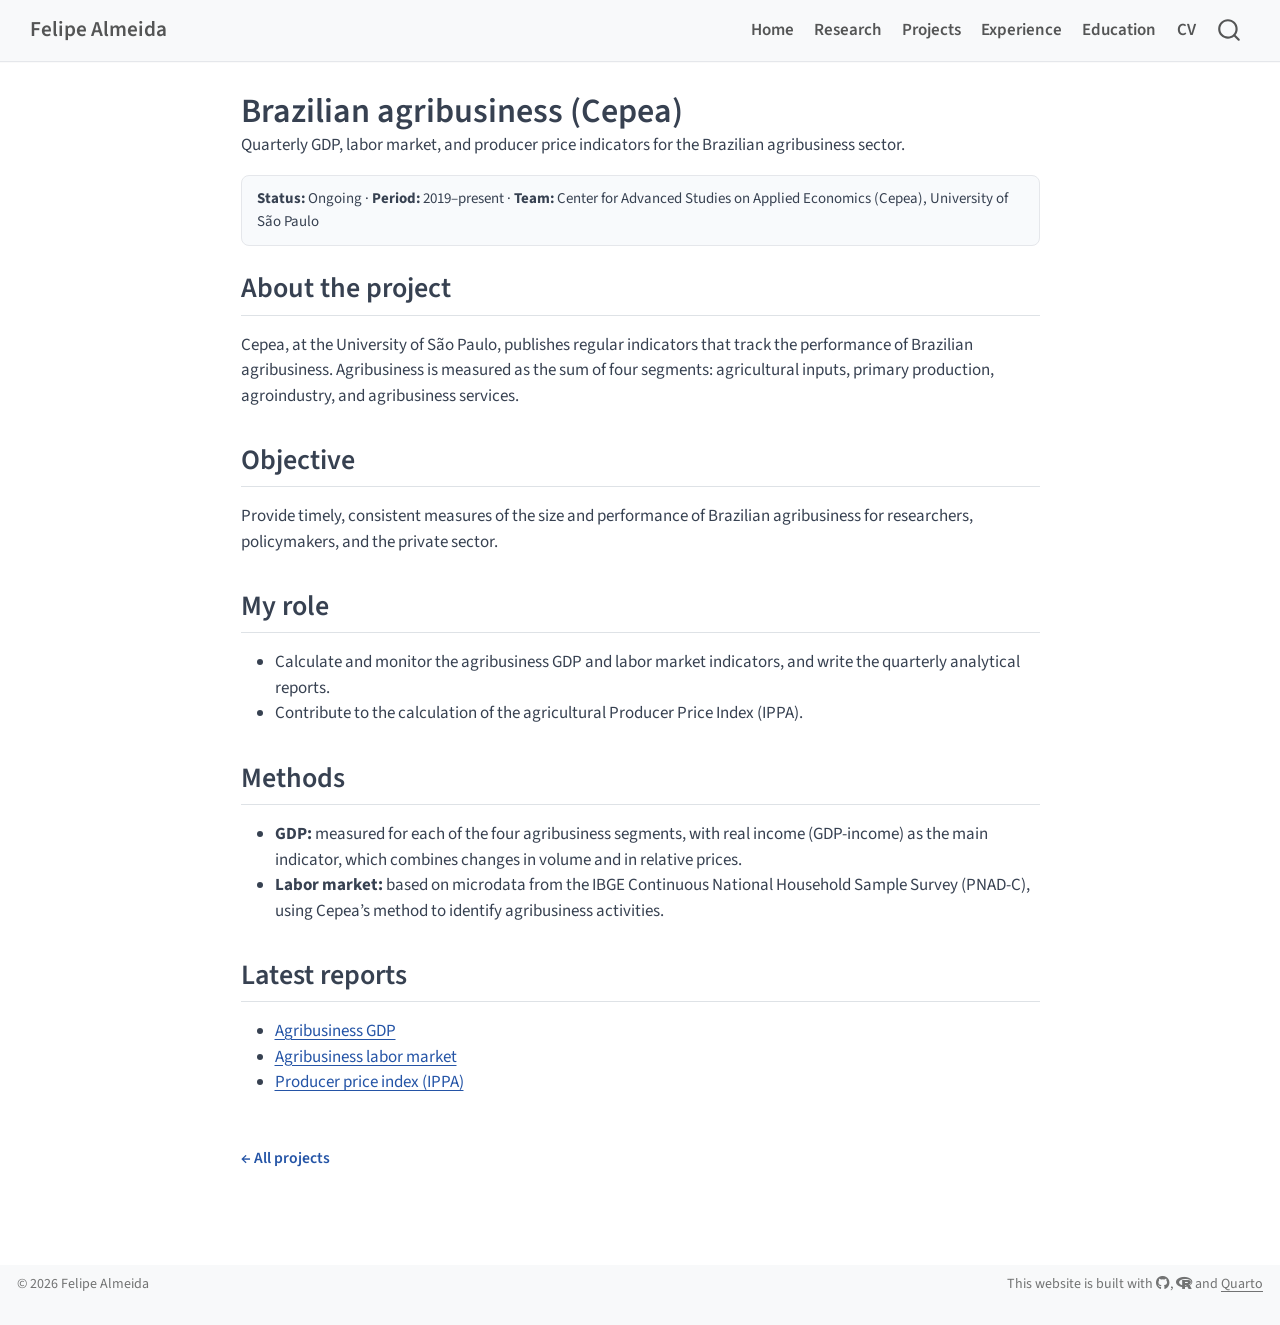
<file: docs/projects/brazilian-agribusiness-indicators.html>
<!DOCTYPE html>
<html xmlns="http://www.w3.org/1999/xhtml" lang="en" xml:lang="en"><head>

<meta charset="utf-8">
<meta name="generator" content="quarto-1.6.39">

<meta name="viewport" content="width=device-width, initial-scale=1.0, user-scalable=yes">

<meta name="description" content="Quarterly GDP, labor market, and producer price indicators for the Brazilian agribusiness sector.">

<title>Brazilian agribusiness (Cepea) – Felipe Almeida</title>
<style>
code{white-space: pre-wrap;}
span.smallcaps{font-variant: small-caps;}
div.columns{display: flex; gap: min(4vw, 1.5em);}
div.column{flex: auto; overflow-x: auto;}
div.hanging-indent{margin-left: 1.5em; text-indent: -1.5em;}
ul.task-list{list-style: none;}
ul.task-list li input[type="checkbox"] {
  width: 0.8em;
  margin: 0 0.8em 0.2em -1em; /* quarto-specific, see https://github.com/quarto-dev/quarto-cli/issues/4556 */ 
  vertical-align: middle;
}
.display.math{display: block; text-align: center; margin: 0.5rem auto;}
</style>


<script src="../site_libs/quarto-nav/quarto-nav.js"></script>
<script src="../site_libs/quarto-nav/headroom.min.js"></script>
<script src="../site_libs/clipboard/clipboard.min.js"></script>
<script src="../site_libs/quarto-search/autocomplete.umd.js"></script>
<script src="../site_libs/quarto-search/fuse.min.js"></script>
<script src="../site_libs/quarto-search/quarto-search.js"></script>
<meta name="quarto:offset" content="../">
<link href="../images/favicon.png" rel="icon" type="image/png">
<script src="../site_libs/quarto-html/quarto.js"></script>
<script src="../site_libs/quarto-html/popper.min.js"></script>
<script src="../site_libs/quarto-html/tippy.umd.min.js"></script>
<script src="../site_libs/quarto-html/anchor.min.js"></script>
<link href="../site_libs/quarto-html/tippy.css" rel="stylesheet">
<link href="../site_libs/quarto-html/quarto-syntax-highlighting-e26003cea8cd680ca0c55a263523d882.css" rel="stylesheet" id="quarto-text-highlighting-styles">
<script src="../site_libs/bootstrap/bootstrap.min.js"></script>
<link href="../site_libs/bootstrap/bootstrap-icons.css" rel="stylesheet">
<link href="../site_libs/bootstrap/bootstrap-f95efca093a1a11a1ff6b1787f15c966.min.css" rel="stylesheet" append-hash="true" id="quarto-bootstrap" data-mode="light">
<link href="../site_libs/quarto-contrib/fontawesome6-1.2.0/all.min.css" rel="stylesheet">
<link href="../site_libs/quarto-contrib/fontawesome6-1.2.0/latex-fontsize.css" rel="stylesheet">
<script id="quarto-search-options" type="application/json">{
  "location": "navbar",
  "copy-button": false,
  "collapse-after": 3,
  "panel-placement": "end",
  "type": "overlay",
  "limit": 50,
  "keyboard-shortcut": [
    "f",
    "/",
    "s"
  ],
  "show-item-context": false,
  "language": {
    "search-no-results-text": "No results",
    "search-matching-documents-text": "matching documents",
    "search-copy-link-title": "Copy link to search",
    "search-hide-matches-text": "Hide additional matches",
    "search-more-match-text": "more match in this document",
    "search-more-matches-text": "more matches in this document",
    "search-clear-button-title": "Clear",
    "search-text-placeholder": "",
    "search-detached-cancel-button-title": "Cancel",
    "search-submit-button-title": "Submit",
    "search-label": "Search"
  }
}</script>
<style>#title-block-header.quarto-title-block { display: block; }</style>


<link rel="stylesheet" href="../styles.css">
<meta property="og:title" content="Brazilian agribusiness (Cepea) – Felipe Almeida">
<meta property="og:description" content="Quarterly GDP, labor market, and producer price indicators for the Brazilian agribusiness sector.">
<meta property="og:image" content="https://felipeeconomist.github.io/projects/images/profile.jpg">
<meta property="og:site_name" content="Felipe Almeida">
<meta name="twitter:title" content="Brazilian agribusiness (Cepea) – Felipe Almeida">
<meta name="twitter:description" content="Quarterly GDP, labor market, and producer price indicators for the Brazilian agribusiness sector.">
<meta name="twitter:image" content="https://felipeeconomist.github.io/projects/images/profile.jpg">
<meta name="twitter:card" content="summary">
</head>

<body class="nav-fixed fullcontent">

<div id="quarto-search-results"></div>
  <header id="quarto-header" class="headroom fixed-top">
    <nav class="navbar navbar-expand-lg " data-bs-theme="dark">
      <div class="navbar-container container-fluid">
      <div class="navbar-brand-container mx-auto">
    <a class="navbar-brand" href="../index.html">
    <span class="navbar-title">Felipe Almeida</span>
    </a>
  </div>
            <div id="quarto-search" class="" title="Search"></div>
          <button class="navbar-toggler" type="button" data-bs-toggle="collapse" data-bs-target="#navbarCollapse" aria-controls="navbarCollapse" role="menu" aria-expanded="false" aria-label="Toggle navigation" onclick="if (window.quartoToggleHeadroom) { window.quartoToggleHeadroom(); }">
  <span class="navbar-toggler-icon"></span>
</button>
          <div class="collapse navbar-collapse" id="navbarCollapse">
            <ul class="navbar-nav navbar-nav-scroll ms-auto">
  <li class="nav-item">
    <a class="nav-link" href="../index.html"> 
<span class="menu-text">Home</span></a>
  </li>  
  <li class="nav-item">
    <a class="nav-link" href="../research.html"> 
<span class="menu-text">Research</span></a>
  </li>  
  <li class="nav-item">
    <a class="nav-link" href="../projects.html"> 
<span class="menu-text">Projects</span></a>
  </li>  
  <li class="nav-item">
    <a class="nav-link" href="../experience.html"> 
<span class="menu-text">Experience</span></a>
  </li>  
  <li class="nav-item">
    <a class="nav-link" href="../education.html"> 
<span class="menu-text">Education</span></a>
  </li>  
  <li class="nav-item">
    <a class="nav-link" href="../FelipeAlmeida-CV.pdf"> 
<span class="menu-text">CV</span></a>
  </li>  
</ul>
          </div> <!-- /navcollapse -->
            <div class="quarto-navbar-tools">
</div>
      </div> <!-- /container-fluid -->
    </nav>
</header>
<!-- content -->
<div id="quarto-content" class="quarto-container page-columns page-rows-contents page-layout-article page-navbar">
<!-- sidebar -->
<!-- margin-sidebar -->
    
<!-- main -->
<main class="content" id="quarto-document-content">

<header id="title-block-header" class="quarto-title-block default">
<div class="quarto-title">
<h1 class="title">Brazilian agribusiness (Cepea)</h1>
</div>

<div>
  <div class="description">
    Quarterly GDP, labor market, and producer price indicators for the Brazilian agribusiness sector.
  </div>
</div>


<div class="quarto-title-meta">

    
  
    
  </div>
  


</header>


<div class="project-meta">
<p><strong>Status:</strong> Ongoing · <strong>Period:</strong> 2019–present · <strong>Team:</strong> Center for Advanced Studies on Applied Economics (Cepea), University of São Paulo</p>
</div>
<section id="about-the-project" class="level2">
<h2 class="anchored" data-anchor-id="about-the-project">About the project</h2>
<p>Cepea, at the University of São Paulo, publishes regular indicators that track the performance of Brazilian agribusiness. Agribusiness is measured as the sum of four segments: agricultural inputs, primary production, agroindustry, and agribusiness services.</p>
</section>
<section id="objective" class="level2">
<h2 class="anchored" data-anchor-id="objective">Objective</h2>
<p>Provide timely, consistent measures of the size and performance of Brazilian agribusiness for researchers, policymakers, and the private sector.</p>
</section>
<section id="my-role" class="level2">
<h2 class="anchored" data-anchor-id="my-role">My role</h2>
<ul>
<li>Calculate and monitor the agribusiness GDP and labor market indicators, and write the quarterly analytical reports.</li>
<li>Contribute to the calculation of the agricultural Producer Price Index (IPPA).</li>
</ul>
</section>
<section id="methods" class="level2">
<h2 class="anchored" data-anchor-id="methods">Methods</h2>
<ul>
<li><strong>GDP:</strong> measured for each of the four agribusiness segments, with real income (GDP-income) as the main indicator, which combines changes in volume and in relative prices.</li>
<li><strong>Labor market:</strong> based on microdata from the IBGE Continuous National Household Sample Survey (PNAD-C), using Cepea’s method to identify agribusiness activities.</li>
</ul>
</section>
<section id="latest-reports" class="level2">
<h2 class="anchored" data-anchor-id="latest-reports">Latest reports</h2>
<ul>
<li><a href="https://www.cepea.org.br/br/pib-do-agronegocio-brasileiro.aspx">Agribusiness GDP</a></li>
<li><a href="https://www.cepea.org.br/br/mercado-de-trabalho-do-agronegocio.aspx">Agribusiness labor market</a></li>
<li><a href="https://www.cepea.org.br/br/analises-ippa.aspx">Producer price index (IPPA)</a></li>
</ul>
<p><a href="../projects.html" class="back-link">← All projects</a></p>


</section>

</main> <!-- /main -->
<script id="quarto-html-after-body" type="application/javascript">
window.document.addEventListener("DOMContentLoaded", function (event) {
  const toggleBodyColorMode = (bsSheetEl) => {
    const mode = bsSheetEl.getAttribute("data-mode");
    const bodyEl = window.document.querySelector("body");
    if (mode === "dark") {
      bodyEl.classList.add("quarto-dark");
      bodyEl.classList.remove("quarto-light");
    } else {
      bodyEl.classList.add("quarto-light");
      bodyEl.classList.remove("quarto-dark");
    }
  }
  const toggleBodyColorPrimary = () => {
    const bsSheetEl = window.document.querySelector("link#quarto-bootstrap");
    if (bsSheetEl) {
      toggleBodyColorMode(bsSheetEl);
    }
  }
  toggleBodyColorPrimary();  
  const icon = "";
  const anchorJS = new window.AnchorJS();
  anchorJS.options = {
    placement: 'right',
    icon: icon
  };
  anchorJS.add('.anchored');
  const isCodeAnnotation = (el) => {
    for (const clz of el.classList) {
      if (clz.startsWith('code-annotation-')) {                     
        return true;
      }
    }
    return false;
  }
  const onCopySuccess = function(e) {
    // button target
    const button = e.trigger;
    // don't keep focus
    button.blur();
    // flash "checked"
    button.classList.add('code-copy-button-checked');
    var currentTitle = button.getAttribute("title");
    button.setAttribute("title", "Copied!");
    let tooltip;
    if (window.bootstrap) {
      button.setAttribute("data-bs-toggle", "tooltip");
      button.setAttribute("data-bs-placement", "left");
      button.setAttribute("data-bs-title", "Copied!");
      tooltip = new bootstrap.Tooltip(button, 
        { trigger: "manual", 
          customClass: "code-copy-button-tooltip",
          offset: [0, -8]});
      tooltip.show();    
    }
    setTimeout(function() {
      if (tooltip) {
        tooltip.hide();
        button.removeAttribute("data-bs-title");
        button.removeAttribute("data-bs-toggle");
        button.removeAttribute("data-bs-placement");
      }
      button.setAttribute("title", currentTitle);
      button.classList.remove('code-copy-button-checked');
    }, 1000);
    // clear code selection
    e.clearSelection();
  }
  const getTextToCopy = function(trigger) {
      const codeEl = trigger.previousElementSibling.cloneNode(true);
      for (const childEl of codeEl.children) {
        if (isCodeAnnotation(childEl)) {
          childEl.remove();
        }
      }
      return codeEl.innerText;
  }
  const clipboard = new window.ClipboardJS('.code-copy-button:not([data-in-quarto-modal])', {
    text: getTextToCopy
  });
  clipboard.on('success', onCopySuccess);
  if (window.document.getElementById('quarto-embedded-source-code-modal')) {
    const clipboardModal = new window.ClipboardJS('.code-copy-button[data-in-quarto-modal]', {
      text: getTextToCopy,
      container: window.document.getElementById('quarto-embedded-source-code-modal')
    });
    clipboardModal.on('success', onCopySuccess);
  }
    var localhostRegex = new RegExp(/^(?:http|https):\/\/localhost\:?[0-9]*\//);
    var mailtoRegex = new RegExp(/^mailto:/);
      var filterRegex = new RegExp("https:\/\/felipeeconomist\.github\.io");
    var isInternal = (href) => {
        return filterRegex.test(href) || localhostRegex.test(href) || mailtoRegex.test(href);
    }
    // Inspect non-navigation links and adorn them if external
 	var links = window.document.querySelectorAll('a[href]:not(.nav-link):not(.navbar-brand):not(.toc-action):not(.sidebar-link):not(.sidebar-item-toggle):not(.pagination-link):not(.no-external):not([aria-hidden]):not(.dropdown-item):not(.quarto-navigation-tool):not(.about-link)');
    for (var i=0; i<links.length; i++) {
      const link = links[i];
      if (!isInternal(link.href)) {
        // undo the damage that might have been done by quarto-nav.js in the case of
        // links that we want to consider external
        if (link.dataset.originalHref !== undefined) {
          link.href = link.dataset.originalHref;
        }
          // target, if specified
          link.setAttribute("target", "_blank");
          if (link.getAttribute("rel") === null) {
            link.setAttribute("rel", "noopener");
          }
      }
    }
  function tippyHover(el, contentFn, onTriggerFn, onUntriggerFn) {
    const config = {
      allowHTML: true,
      maxWidth: 500,
      delay: 100,
      arrow: false,
      appendTo: function(el) {
          return el.parentElement;
      },
      interactive: true,
      interactiveBorder: 10,
      theme: 'quarto',
      placement: 'bottom-start',
    };
    if (contentFn) {
      config.content = contentFn;
    }
    if (onTriggerFn) {
      config.onTrigger = onTriggerFn;
    }
    if (onUntriggerFn) {
      config.onUntrigger = onUntriggerFn;
    }
    window.tippy(el, config); 
  }
  const noterefs = window.document.querySelectorAll('a[role="doc-noteref"]');
  for (var i=0; i<noterefs.length; i++) {
    const ref = noterefs[i];
    tippyHover(ref, function() {
      // use id or data attribute instead here
      let href = ref.getAttribute('data-footnote-href') || ref.getAttribute('href');
      try { href = new URL(href).hash; } catch {}
      const id = href.replace(/^#\/?/, "");
      const note = window.document.getElementById(id);
      if (note) {
        return note.innerHTML;
      } else {
        return "";
      }
    });
  }
  const xrefs = window.document.querySelectorAll('a.quarto-xref');
  const processXRef = (id, note) => {
    // Strip column container classes
    const stripColumnClz = (el) => {
      el.classList.remove("page-full", "page-columns");
      if (el.children) {
        for (const child of el.children) {
          stripColumnClz(child);
        }
      }
    }
    stripColumnClz(note)
    if (id === null || id.startsWith('sec-')) {
      // Special case sections, only their first couple elements
      const container = document.createElement("div");
      if (note.children && note.children.length > 2) {
        container.appendChild(note.children[0].cloneNode(true));
        for (let i = 1; i < note.children.length; i++) {
          const child = note.children[i];
          if (child.tagName === "P" && child.innerText === "") {
            continue;
          } else {
            container.appendChild(child.cloneNode(true));
            break;
          }
        }
        if (window.Quarto?.typesetMath) {
          window.Quarto.typesetMath(container);
        }
        return container.innerHTML
      } else {
        if (window.Quarto?.typesetMath) {
          window.Quarto.typesetMath(note);
        }
        return note.innerHTML;
      }
    } else {
      // Remove any anchor links if they are present
      const anchorLink = note.querySelector('a.anchorjs-link');
      if (anchorLink) {
        anchorLink.remove();
      }
      if (window.Quarto?.typesetMath) {
        window.Quarto.typesetMath(note);
      }
      if (note.classList.contains("callout")) {
        return note.outerHTML;
      } else {
        return note.innerHTML;
      }
    }
  }
  for (var i=0; i<xrefs.length; i++) {
    const xref = xrefs[i];
    tippyHover(xref, undefined, function(instance) {
      instance.disable();
      let url = xref.getAttribute('href');
      let hash = undefined; 
      if (url.startsWith('#')) {
        hash = url;
      } else {
        try { hash = new URL(url).hash; } catch {}
      }
      if (hash) {
        const id = hash.replace(/^#\/?/, "");
        const note = window.document.getElementById(id);
        if (note !== null) {
          try {
            const html = processXRef(id, note.cloneNode(true));
            instance.setContent(html);
          } finally {
            instance.enable();
            instance.show();
          }
        } else {
          // See if we can fetch this
          fetch(url.split('#')[0])
          .then(res => res.text())
          .then(html => {
            const parser = new DOMParser();
            const htmlDoc = parser.parseFromString(html, "text/html");
            const note = htmlDoc.getElementById(id);
            if (note !== null) {
              const html = processXRef(id, note);
              instance.setContent(html);
            } 
          }).finally(() => {
            instance.enable();
            instance.show();
          });
        }
      } else {
        // See if we can fetch a full url (with no hash to target)
        // This is a special case and we should probably do some content thinning / targeting
        fetch(url)
        .then(res => res.text())
        .then(html => {
          const parser = new DOMParser();
          const htmlDoc = parser.parseFromString(html, "text/html");
          const note = htmlDoc.querySelector('main.content');
          if (note !== null) {
            // This should only happen for chapter cross references
            // (since there is no id in the URL)
            // remove the first header
            if (note.children.length > 0 && note.children[0].tagName === "HEADER") {
              note.children[0].remove();
            }
            const html = processXRef(null, note);
            instance.setContent(html);
          } 
        }).finally(() => {
          instance.enable();
          instance.show();
        });
      }
    }, function(instance) {
    });
  }
      let selectedAnnoteEl;
      const selectorForAnnotation = ( cell, annotation) => {
        let cellAttr = 'data-code-cell="' + cell + '"';
        let lineAttr = 'data-code-annotation="' +  annotation + '"';
        const selector = 'span[' + cellAttr + '][' + lineAttr + ']';
        return selector;
      }
      const selectCodeLines = (annoteEl) => {
        const doc = window.document;
        const targetCell = annoteEl.getAttribute("data-target-cell");
        const targetAnnotation = annoteEl.getAttribute("data-target-annotation");
        const annoteSpan = window.document.querySelector(selectorForAnnotation(targetCell, targetAnnotation));
        const lines = annoteSpan.getAttribute("data-code-lines").split(",");
        const lineIds = lines.map((line) => {
          return targetCell + "-" + line;
        })
        let top = null;
        let height = null;
        let parent = null;
        if (lineIds.length > 0) {
            //compute the position of the single el (top and bottom and make a div)
            const el = window.document.getElementById(lineIds[0]);
            top = el.offsetTop;
            height = el.offsetHeight;
            parent = el.parentElement.parentElement;
          if (lineIds.length > 1) {
            const lastEl = window.document.getElementById(lineIds[lineIds.length - 1]);
            const bottom = lastEl.offsetTop + lastEl.offsetHeight;
            height = bottom - top;
          }
          if (top !== null && height !== null && parent !== null) {
            // cook up a div (if necessary) and position it 
            let div = window.document.getElementById("code-annotation-line-highlight");
            if (div === null) {
              div = window.document.createElement("div");
              div.setAttribute("id", "code-annotation-line-highlight");
              div.style.position = 'absolute';
              parent.appendChild(div);
            }
            div.style.top = top - 2 + "px";
            div.style.height = height + 4 + "px";
            div.style.left = 0;
            let gutterDiv = window.document.getElementById("code-annotation-line-highlight-gutter");
            if (gutterDiv === null) {
              gutterDiv = window.document.createElement("div");
              gutterDiv.setAttribute("id", "code-annotation-line-highlight-gutter");
              gutterDiv.style.position = 'absolute';
              const codeCell = window.document.getElementById(targetCell);
              const gutter = codeCell.querySelector('.code-annotation-gutter');
              gutter.appendChild(gutterDiv);
            }
            gutterDiv.style.top = top - 2 + "px";
            gutterDiv.style.height = height + 4 + "px";
          }
          selectedAnnoteEl = annoteEl;
        }
      };
      const unselectCodeLines = () => {
        const elementsIds = ["code-annotation-line-highlight", "code-annotation-line-highlight-gutter"];
        elementsIds.forEach((elId) => {
          const div = window.document.getElementById(elId);
          if (div) {
            div.remove();
          }
        });
        selectedAnnoteEl = undefined;
      };
        // Handle positioning of the toggle
    window.addEventListener(
      "resize",
      throttle(() => {
        elRect = undefined;
        if (selectedAnnoteEl) {
          selectCodeLines(selectedAnnoteEl);
        }
      }, 10)
    );
    function throttle(fn, ms) {
    let throttle = false;
    let timer;
      return (...args) => {
        if(!throttle) { // first call gets through
            fn.apply(this, args);
            throttle = true;
        } else { // all the others get throttled
            if(timer) clearTimeout(timer); // cancel #2
            timer = setTimeout(() => {
              fn.apply(this, args);
              timer = throttle = false;
            }, ms);
        }
      };
    }
      // Attach click handler to the DT
      const annoteDls = window.document.querySelectorAll('dt[data-target-cell]');
      for (const annoteDlNode of annoteDls) {
        annoteDlNode.addEventListener('click', (event) => {
          const clickedEl = event.target;
          if (clickedEl !== selectedAnnoteEl) {
            unselectCodeLines();
            const activeEl = window.document.querySelector('dt[data-target-cell].code-annotation-active');
            if (activeEl) {
              activeEl.classList.remove('code-annotation-active');
            }
            selectCodeLines(clickedEl);
            clickedEl.classList.add('code-annotation-active');
          } else {
            // Unselect the line
            unselectCodeLines();
            clickedEl.classList.remove('code-annotation-active');
          }
        });
      }
  const findCites = (el) => {
    const parentEl = el.parentElement;
    if (parentEl) {
      const cites = parentEl.dataset.cites;
      if (cites) {
        return {
          el,
          cites: cites.split(' ')
        };
      } else {
        return findCites(el.parentElement)
      }
    } else {
      return undefined;
    }
  };
  var bibliorefs = window.document.querySelectorAll('a[role="doc-biblioref"]');
  for (var i=0; i<bibliorefs.length; i++) {
    const ref = bibliorefs[i];
    const citeInfo = findCites(ref);
    if (citeInfo) {
      tippyHover(citeInfo.el, function() {
        var popup = window.document.createElement('div');
        citeInfo.cites.forEach(function(cite) {
          var citeDiv = window.document.createElement('div');
          citeDiv.classList.add('hanging-indent');
          citeDiv.classList.add('csl-entry');
          var biblioDiv = window.document.getElementById('ref-' + cite);
          if (biblioDiv) {
            citeDiv.innerHTML = biblioDiv.innerHTML;
          }
          popup.appendChild(citeDiv);
        });
        return popup.innerHTML;
      });
    }
  }
});
</script>
</div> <!-- /content -->
<footer class="footer">
  <div class="nav-footer">
    <div class="nav-footer-left">
<p>© 2026 Felipe Almeida</p>
</div>   
    <div class="nav-footer-center">
      &nbsp;
    </div>
    <div class="nav-footer-right">
<p>This website is built with <a href="https://github.com/felipeeconomist/felipeeconomist.github.io" target="_blank"><i class="fa-brands fa-github" title="GitHub octocat logo" aria-label="github"></i></a>, <a href="https://www.r-project.org/about.html" target="_blank"><i class="fa-brands fa-r-project" title="R Project" aria-label="r-project"></i></a> and <a href="https://quarto.org/" target="_blank">Quarto</a></p>
</div>
  </div>
</footer>




</body></html>
</file>
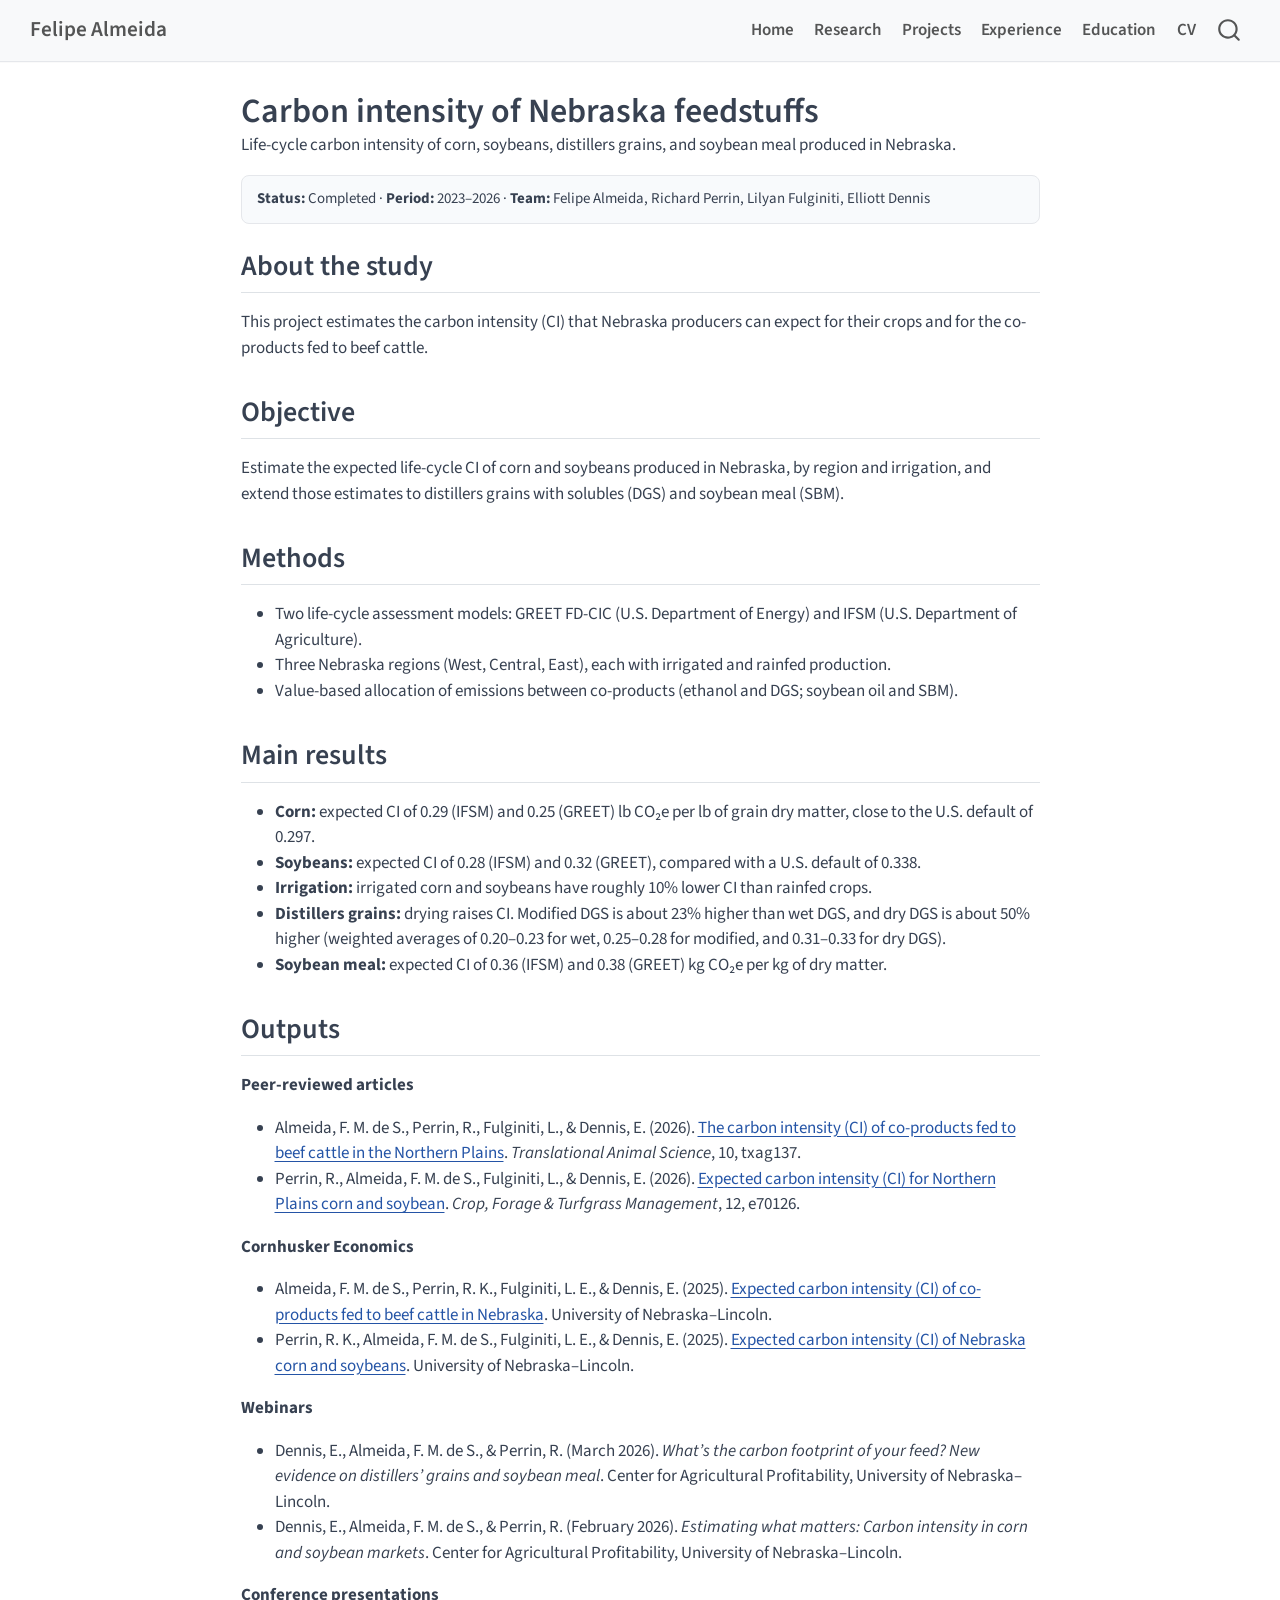
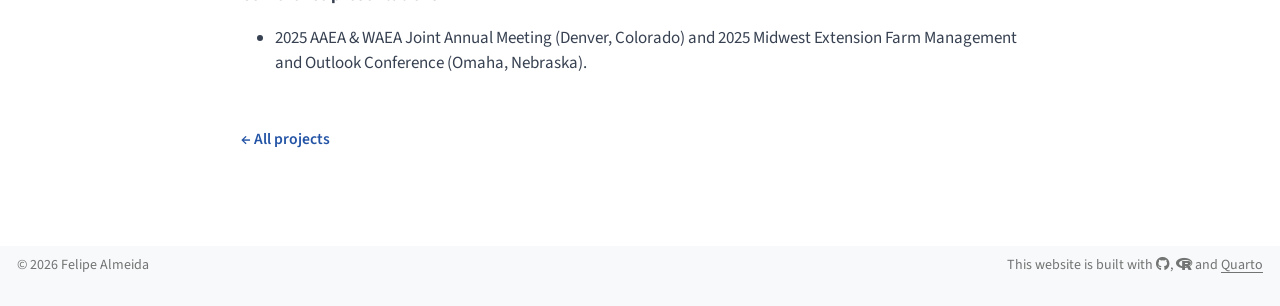
<file: docs/projects/carbon-intensity-feedstuffs.html>
<!DOCTYPE html>
<html xmlns="http://www.w3.org/1999/xhtml" lang="en" xml:lang="en"><head>

<meta charset="utf-8">
<meta name="generator" content="quarto-1.6.39">

<meta name="viewport" content="width=device-width, initial-scale=1.0, user-scalable=yes">

<meta name="description" content="Life-cycle carbon intensity of corn, soybeans, distillers grains, and soybean meal produced in Nebraska.">

<title>Carbon intensity of Nebraska feedstuffs – Felipe Almeida</title>
<style>
code{white-space: pre-wrap;}
span.smallcaps{font-variant: small-caps;}
div.columns{display: flex; gap: min(4vw, 1.5em);}
div.column{flex: auto; overflow-x: auto;}
div.hanging-indent{margin-left: 1.5em; text-indent: -1.5em;}
ul.task-list{list-style: none;}
ul.task-list li input[type="checkbox"] {
  width: 0.8em;
  margin: 0 0.8em 0.2em -1em; /* quarto-specific, see https://github.com/quarto-dev/quarto-cli/issues/4556 */ 
  vertical-align: middle;
}
.display.math{display: block; text-align: center; margin: 0.5rem auto;}
</style>


<script src="../site_libs/quarto-nav/quarto-nav.js"></script>
<script src="../site_libs/quarto-nav/headroom.min.js"></script>
<script src="../site_libs/clipboard/clipboard.min.js"></script>
<script src="../site_libs/quarto-search/autocomplete.umd.js"></script>
<script src="../site_libs/quarto-search/fuse.min.js"></script>
<script src="../site_libs/quarto-search/quarto-search.js"></script>
<meta name="quarto:offset" content="../">
<link href="../images/favicon.png" rel="icon" type="image/png">
<script src="../site_libs/quarto-html/quarto.js"></script>
<script src="../site_libs/quarto-html/popper.min.js"></script>
<script src="../site_libs/quarto-html/tippy.umd.min.js"></script>
<script src="../site_libs/quarto-html/anchor.min.js"></script>
<link href="../site_libs/quarto-html/tippy.css" rel="stylesheet">
<link href="../site_libs/quarto-html/quarto-syntax-highlighting-e26003cea8cd680ca0c55a263523d882.css" rel="stylesheet" id="quarto-text-highlighting-styles">
<script src="../site_libs/bootstrap/bootstrap.min.js"></script>
<link href="../site_libs/bootstrap/bootstrap-icons.css" rel="stylesheet">
<link href="../site_libs/bootstrap/bootstrap-f95efca093a1a11a1ff6b1787f15c966.min.css" rel="stylesheet" append-hash="true" id="quarto-bootstrap" data-mode="light">
<link href="../site_libs/quarto-contrib/fontawesome6-1.2.0/all.min.css" rel="stylesheet">
<link href="../site_libs/quarto-contrib/fontawesome6-1.2.0/latex-fontsize.css" rel="stylesheet">
<script id="quarto-search-options" type="application/json">{
  "location": "navbar",
  "copy-button": false,
  "collapse-after": 3,
  "panel-placement": "end",
  "type": "overlay",
  "limit": 50,
  "keyboard-shortcut": [
    "f",
    "/",
    "s"
  ],
  "show-item-context": false,
  "language": {
    "search-no-results-text": "No results",
    "search-matching-documents-text": "matching documents",
    "search-copy-link-title": "Copy link to search",
    "search-hide-matches-text": "Hide additional matches",
    "search-more-match-text": "more match in this document",
    "search-more-matches-text": "more matches in this document",
    "search-clear-button-title": "Clear",
    "search-text-placeholder": "",
    "search-detached-cancel-button-title": "Cancel",
    "search-submit-button-title": "Submit",
    "search-label": "Search"
  }
}</script>
<style>#title-block-header.quarto-title-block { display: block; }</style>


<link rel="stylesheet" href="../styles.css">
<meta property="og:title" content="Carbon intensity of Nebraska feedstuffs – Felipe Almeida">
<meta property="og:description" content="Life-cycle carbon intensity of corn, soybeans, distillers grains, and soybean meal produced in Nebraska.">
<meta property="og:image" content="https://felipeeconomist.github.io/projects/images/profile.jpg">
<meta property="og:site_name" content="Felipe Almeida">
<meta name="twitter:title" content="Carbon intensity of Nebraska feedstuffs – Felipe Almeida">
<meta name="twitter:description" content="Life-cycle carbon intensity of corn, soybeans, distillers grains, and soybean meal produced in Nebraska.">
<meta name="twitter:image" content="https://felipeeconomist.github.io/projects/images/profile.jpg">
<meta name="twitter:card" content="summary">
</head>

<body class="nav-fixed fullcontent">

<div id="quarto-search-results"></div>
  <header id="quarto-header" class="headroom fixed-top">
    <nav class="navbar navbar-expand-lg " data-bs-theme="dark">
      <div class="navbar-container container-fluid">
      <div class="navbar-brand-container mx-auto">
    <a class="navbar-brand" href="../index.html">
    <span class="navbar-title">Felipe Almeida</span>
    </a>
  </div>
            <div id="quarto-search" class="" title="Search"></div>
          <button class="navbar-toggler" type="button" data-bs-toggle="collapse" data-bs-target="#navbarCollapse" aria-controls="navbarCollapse" role="menu" aria-expanded="false" aria-label="Toggle navigation" onclick="if (window.quartoToggleHeadroom) { window.quartoToggleHeadroom(); }">
  <span class="navbar-toggler-icon"></span>
</button>
          <div class="collapse navbar-collapse" id="navbarCollapse">
            <ul class="navbar-nav navbar-nav-scroll ms-auto">
  <li class="nav-item">
    <a class="nav-link" href="../index.html"> 
<span class="menu-text">Home</span></a>
  </li>  
  <li class="nav-item">
    <a class="nav-link" href="../research.html"> 
<span class="menu-text">Research</span></a>
  </li>  
  <li class="nav-item">
    <a class="nav-link" href="../projects.html"> 
<span class="menu-text">Projects</span></a>
  </li>  
  <li class="nav-item">
    <a class="nav-link" href="../experience.html"> 
<span class="menu-text">Experience</span></a>
  </li>  
  <li class="nav-item">
    <a class="nav-link" href="../education.html"> 
<span class="menu-text">Education</span></a>
  </li>  
  <li class="nav-item">
    <a class="nav-link" href="../FelipeAlmeida-CV.pdf"> 
<span class="menu-text">CV</span></a>
  </li>  
</ul>
          </div> <!-- /navcollapse -->
            <div class="quarto-navbar-tools">
</div>
      </div> <!-- /container-fluid -->
    </nav>
</header>
<!-- content -->
<div id="quarto-content" class="quarto-container page-columns page-rows-contents page-layout-article page-navbar">
<!-- sidebar -->
<!-- margin-sidebar -->
    
<!-- main -->
<main class="content" id="quarto-document-content">

<header id="title-block-header" class="quarto-title-block default">
<div class="quarto-title">
<h1 class="title">Carbon intensity of Nebraska feedstuffs</h1>
</div>

<div>
  <div class="description">
    Life-cycle carbon intensity of corn, soybeans, distillers grains, and soybean meal produced in Nebraska.
  </div>
</div>


<div class="quarto-title-meta">

    
  
    
  </div>
  


</header>


<div class="project-meta">
<p><strong>Status:</strong> Completed · <strong>Period:</strong> 2023–2026 · <strong>Team:</strong> Felipe Almeida, Richard Perrin, Lilyan Fulginiti, Elliott Dennis</p>
</div>
<section id="about-the-study" class="level2">
<h2 class="anchored" data-anchor-id="about-the-study">About the study</h2>
<p>This project estimates the carbon intensity (CI) that Nebraska producers can expect for their crops and for the co-products fed to beef cattle.</p>
</section>
<section id="objective" class="level2">
<h2 class="anchored" data-anchor-id="objective">Objective</h2>
<p>Estimate the expected life-cycle CI of corn and soybeans produced in Nebraska, by region and irrigation, and extend those estimates to distillers grains with solubles (DGS) and soybean meal (SBM).</p>
</section>
<section id="methods" class="level2">
<h2 class="anchored" data-anchor-id="methods">Methods</h2>
<ul>
<li>Two life-cycle assessment models: GREET FD-CIC (U.S. Department of Energy) and IFSM (U.S. Department of Agriculture).</li>
<li>Three Nebraska regions (West, Central, East), each with irrigated and rainfed production.</li>
<li>Value-based allocation of emissions between co-products (ethanol and DGS; soybean oil and SBM).</li>
</ul>
</section>
<section id="main-results" class="level2">
<h2 class="anchored" data-anchor-id="main-results">Main results</h2>
<ul>
<li><strong>Corn:</strong> expected CI of 0.29 (IFSM) and 0.25 (GREET) lb CO₂e per lb of grain dry matter, close to the U.S. default of 0.297.</li>
<li><strong>Soybeans:</strong> expected CI of 0.28 (IFSM) and 0.32 (GREET), compared with a U.S. default of 0.338.</li>
<li><strong>Irrigation:</strong> irrigated corn and soybeans have roughly 10% lower CI than rainfed crops.</li>
<li><strong>Distillers grains:</strong> drying raises CI. Modified DGS is about 23% higher than wet DGS, and dry DGS is about 50% higher (weighted averages of 0.20–0.23 for wet, 0.25–0.28 for modified, and 0.31–0.33 for dry DGS).</li>
<li><strong>Soybean meal:</strong> expected CI of 0.36 (IFSM) and 0.38 (GREET) kg CO₂e per kg of dry matter.</li>
</ul>
</section>
<section id="outputs" class="level2">
<h2 class="anchored" data-anchor-id="outputs">Outputs</h2>
<p><strong>Peer-reviewed articles</strong></p>
<ul>
<li>Almeida, F. M. de S., Perrin, R., Fulginiti, L., &amp; Dennis, E. (2026). <a href="https://doi.org/10.1093/tas/txag137">The carbon intensity (CI) of co-products fed to beef cattle in the Northern Plains</a>. <em>Translational Animal Science</em>, 10, txag137.</li>
<li>Perrin, R., Almeida, F. M. de S., Fulginiti, L., &amp; Dennis, E. (2026). <a href="https://doi.org/10.1002/cft2.70126">Expected carbon intensity (CI) for Northern Plains corn and soybean</a>. <em>Crop, Forage &amp; Turfgrass Management</em>, 12, e70126.</li>
</ul>
<p><strong>Cornhusker Economics</strong></p>
<ul>
<li>Almeida, F. M. de S., Perrin, R. K., Fulginiti, L. E., &amp; Dennis, E. (2025). <a href="https://sassa.unl.edu/expected-carbon-intensity-ci-co-products-fed-beef-cattle-nebraska/">Expected carbon intensity (CI) of co-products fed to beef cattle in Nebraska</a>. University of Nebraska–Lincoln.</li>
<li>Perrin, R. K., Almeida, F. M. de S., Fulginiti, L. E., &amp; Dennis, E. (2025). <a href="https://sassa.unl.edu/expected-carbon-intensity-ci-nebraska-corn-and-soybeans/">Expected carbon intensity (CI) of Nebraska corn and soybeans</a>. University of Nebraska–Lincoln.</li>
</ul>
<p><strong>Webinars</strong></p>
<ul>
<li>Dennis, E., Almeida, F. M. de S., &amp; Perrin, R. (March 2026). <em>What’s the carbon footprint of your feed? New evidence on distillers’ grains and soybean meal</em>. Center for Agricultural Profitability, University of Nebraska–Lincoln.</li>
<li>Dennis, E., Almeida, F. M. de S., &amp; Perrin, R. (February 2026). <em>Estimating what matters: Carbon intensity in corn and soybean markets</em>. Center for Agricultural Profitability, University of Nebraska–Lincoln.</li>
</ul>
<p><strong>Conference presentations</strong></p>
<ul>
<li>2025 AAEA &amp; WAEA Joint Annual Meeting (Denver, Colorado) and 2025 Midwest Extension Farm Management and Outlook Conference (Omaha, Nebraska).</li>
</ul>
<p><a href="../projects.html" class="back-link">← All projects</a></p>


</section>

</main> <!-- /main -->
<script id="quarto-html-after-body" type="application/javascript">
window.document.addEventListener("DOMContentLoaded", function (event) {
  const toggleBodyColorMode = (bsSheetEl) => {
    const mode = bsSheetEl.getAttribute("data-mode");
    const bodyEl = window.document.querySelector("body");
    if (mode === "dark") {
      bodyEl.classList.add("quarto-dark");
      bodyEl.classList.remove("quarto-light");
    } else {
      bodyEl.classList.add("quarto-light");
      bodyEl.classList.remove("quarto-dark");
    }
  }
  const toggleBodyColorPrimary = () => {
    const bsSheetEl = window.document.querySelector("link#quarto-bootstrap");
    if (bsSheetEl) {
      toggleBodyColorMode(bsSheetEl);
    }
  }
  toggleBodyColorPrimary();  
  const icon = "";
  const anchorJS = new window.AnchorJS();
  anchorJS.options = {
    placement: 'right',
    icon: icon
  };
  anchorJS.add('.anchored');
  const isCodeAnnotation = (el) => {
    for (const clz of el.classList) {
      if (clz.startsWith('code-annotation-')) {                     
        return true;
      }
    }
    return false;
  }
  const onCopySuccess = function(e) {
    // button target
    const button = e.trigger;
    // don't keep focus
    button.blur();
    // flash "checked"
    button.classList.add('code-copy-button-checked');
    var currentTitle = button.getAttribute("title");
    button.setAttribute("title", "Copied!");
    let tooltip;
    if (window.bootstrap) {
      button.setAttribute("data-bs-toggle", "tooltip");
      button.setAttribute("data-bs-placement", "left");
      button.setAttribute("data-bs-title", "Copied!");
      tooltip = new bootstrap.Tooltip(button, 
        { trigger: "manual", 
          customClass: "code-copy-button-tooltip",
          offset: [0, -8]});
      tooltip.show();    
    }
    setTimeout(function() {
      if (tooltip) {
        tooltip.hide();
        button.removeAttribute("data-bs-title");
        button.removeAttribute("data-bs-toggle");
        button.removeAttribute("data-bs-placement");
      }
      button.setAttribute("title", currentTitle);
      button.classList.remove('code-copy-button-checked');
    }, 1000);
    // clear code selection
    e.clearSelection();
  }
  const getTextToCopy = function(trigger) {
      const codeEl = trigger.previousElementSibling.cloneNode(true);
      for (const childEl of codeEl.children) {
        if (isCodeAnnotation(childEl)) {
          childEl.remove();
        }
      }
      return codeEl.innerText;
  }
  const clipboard = new window.ClipboardJS('.code-copy-button:not([data-in-quarto-modal])', {
    text: getTextToCopy
  });
  clipboard.on('success', onCopySuccess);
  if (window.document.getElementById('quarto-embedded-source-code-modal')) {
    const clipboardModal = new window.ClipboardJS('.code-copy-button[data-in-quarto-modal]', {
      text: getTextToCopy,
      container: window.document.getElementById('quarto-embedded-source-code-modal')
    });
    clipboardModal.on('success', onCopySuccess);
  }
    var localhostRegex = new RegExp(/^(?:http|https):\/\/localhost\:?[0-9]*\//);
    var mailtoRegex = new RegExp(/^mailto:/);
      var filterRegex = new RegExp("https:\/\/felipeeconomist\.github\.io");
    var isInternal = (href) => {
        return filterRegex.test(href) || localhostRegex.test(href) || mailtoRegex.test(href);
    }
    // Inspect non-navigation links and adorn them if external
 	var links = window.document.querySelectorAll('a[href]:not(.nav-link):not(.navbar-brand):not(.toc-action):not(.sidebar-link):not(.sidebar-item-toggle):not(.pagination-link):not(.no-external):not([aria-hidden]):not(.dropdown-item):not(.quarto-navigation-tool):not(.about-link)');
    for (var i=0; i<links.length; i++) {
      const link = links[i];
      if (!isInternal(link.href)) {
        // undo the damage that might have been done by quarto-nav.js in the case of
        // links that we want to consider external
        if (link.dataset.originalHref !== undefined) {
          link.href = link.dataset.originalHref;
        }
          // target, if specified
          link.setAttribute("target", "_blank");
          if (link.getAttribute("rel") === null) {
            link.setAttribute("rel", "noopener");
          }
      }
    }
  function tippyHover(el, contentFn, onTriggerFn, onUntriggerFn) {
    const config = {
      allowHTML: true,
      maxWidth: 500,
      delay: 100,
      arrow: false,
      appendTo: function(el) {
          return el.parentElement;
      },
      interactive: true,
      interactiveBorder: 10,
      theme: 'quarto',
      placement: 'bottom-start',
    };
    if (contentFn) {
      config.content = contentFn;
    }
    if (onTriggerFn) {
      config.onTrigger = onTriggerFn;
    }
    if (onUntriggerFn) {
      config.onUntrigger = onUntriggerFn;
    }
    window.tippy(el, config); 
  }
  const noterefs = window.document.querySelectorAll('a[role="doc-noteref"]');
  for (var i=0; i<noterefs.length; i++) {
    const ref = noterefs[i];
    tippyHover(ref, function() {
      // use id or data attribute instead here
      let href = ref.getAttribute('data-footnote-href') || ref.getAttribute('href');
      try { href = new URL(href).hash; } catch {}
      const id = href.replace(/^#\/?/, "");
      const note = window.document.getElementById(id);
      if (note) {
        return note.innerHTML;
      } else {
        return "";
      }
    });
  }
  const xrefs = window.document.querySelectorAll('a.quarto-xref');
  const processXRef = (id, note) => {
    // Strip column container classes
    const stripColumnClz = (el) => {
      el.classList.remove("page-full", "page-columns");
      if (el.children) {
        for (const child of el.children) {
          stripColumnClz(child);
        }
      }
    }
    stripColumnClz(note)
    if (id === null || id.startsWith('sec-')) {
      // Special case sections, only their first couple elements
      const container = document.createElement("div");
      if (note.children && note.children.length > 2) {
        container.appendChild(note.children[0].cloneNode(true));
        for (let i = 1; i < note.children.length; i++) {
          const child = note.children[i];
          if (child.tagName === "P" && child.innerText === "") {
            continue;
          } else {
            container.appendChild(child.cloneNode(true));
            break;
          }
        }
        if (window.Quarto?.typesetMath) {
          window.Quarto.typesetMath(container);
        }
        return container.innerHTML
      } else {
        if (window.Quarto?.typesetMath) {
          window.Quarto.typesetMath(note);
        }
        return note.innerHTML;
      }
    } else {
      // Remove any anchor links if they are present
      const anchorLink = note.querySelector('a.anchorjs-link');
      if (anchorLink) {
        anchorLink.remove();
      }
      if (window.Quarto?.typesetMath) {
        window.Quarto.typesetMath(note);
      }
      if (note.classList.contains("callout")) {
        return note.outerHTML;
      } else {
        return note.innerHTML;
      }
    }
  }
  for (var i=0; i<xrefs.length; i++) {
    const xref = xrefs[i];
    tippyHover(xref, undefined, function(instance) {
      instance.disable();
      let url = xref.getAttribute('href');
      let hash = undefined; 
      if (url.startsWith('#')) {
        hash = url;
      } else {
        try { hash = new URL(url).hash; } catch {}
      }
      if (hash) {
        const id = hash.replace(/^#\/?/, "");
        const note = window.document.getElementById(id);
        if (note !== null) {
          try {
            const html = processXRef(id, note.cloneNode(true));
            instance.setContent(html);
          } finally {
            instance.enable();
            instance.show();
          }
        } else {
          // See if we can fetch this
          fetch(url.split('#')[0])
          .then(res => res.text())
          .then(html => {
            const parser = new DOMParser();
            const htmlDoc = parser.parseFromString(html, "text/html");
            const note = htmlDoc.getElementById(id);
            if (note !== null) {
              const html = processXRef(id, note);
              instance.setContent(html);
            } 
          }).finally(() => {
            instance.enable();
            instance.show();
          });
        }
      } else {
        // See if we can fetch a full url (with no hash to target)
        // This is a special case and we should probably do some content thinning / targeting
        fetch(url)
        .then(res => res.text())
        .then(html => {
          const parser = new DOMParser();
          const htmlDoc = parser.parseFromString(html, "text/html");
          const note = htmlDoc.querySelector('main.content');
          if (note !== null) {
            // This should only happen for chapter cross references
            // (since there is no id in the URL)
            // remove the first header
            if (note.children.length > 0 && note.children[0].tagName === "HEADER") {
              note.children[0].remove();
            }
            const html = processXRef(null, note);
            instance.setContent(html);
          } 
        }).finally(() => {
          instance.enable();
          instance.show();
        });
      }
    }, function(instance) {
    });
  }
      let selectedAnnoteEl;
      const selectorForAnnotation = ( cell, annotation) => {
        let cellAttr = 'data-code-cell="' + cell + '"';
        let lineAttr = 'data-code-annotation="' +  annotation + '"';
        const selector = 'span[' + cellAttr + '][' + lineAttr + ']';
        return selector;
      }
      const selectCodeLines = (annoteEl) => {
        const doc = window.document;
        const targetCell = annoteEl.getAttribute("data-target-cell");
        const targetAnnotation = annoteEl.getAttribute("data-target-annotation");
        const annoteSpan = window.document.querySelector(selectorForAnnotation(targetCell, targetAnnotation));
        const lines = annoteSpan.getAttribute("data-code-lines").split(",");
        const lineIds = lines.map((line) => {
          return targetCell + "-" + line;
        })
        let top = null;
        let height = null;
        let parent = null;
        if (lineIds.length > 0) {
            //compute the position of the single el (top and bottom and make a div)
            const el = window.document.getElementById(lineIds[0]);
            top = el.offsetTop;
            height = el.offsetHeight;
            parent = el.parentElement.parentElement;
          if (lineIds.length > 1) {
            const lastEl = window.document.getElementById(lineIds[lineIds.length - 1]);
            const bottom = lastEl.offsetTop + lastEl.offsetHeight;
            height = bottom - top;
          }
          if (top !== null && height !== null && parent !== null) {
            // cook up a div (if necessary) and position it 
            let div = window.document.getElementById("code-annotation-line-highlight");
            if (div === null) {
              div = window.document.createElement("div");
              div.setAttribute("id", "code-annotation-line-highlight");
              div.style.position = 'absolute';
              parent.appendChild(div);
            }
            div.style.top = top - 2 + "px";
            div.style.height = height + 4 + "px";
            div.style.left = 0;
            let gutterDiv = window.document.getElementById("code-annotation-line-highlight-gutter");
            if (gutterDiv === null) {
              gutterDiv = window.document.createElement("div");
              gutterDiv.setAttribute("id", "code-annotation-line-highlight-gutter");
              gutterDiv.style.position = 'absolute';
              const codeCell = window.document.getElementById(targetCell);
              const gutter = codeCell.querySelector('.code-annotation-gutter');
              gutter.appendChild(gutterDiv);
            }
            gutterDiv.style.top = top - 2 + "px";
            gutterDiv.style.height = height + 4 + "px";
          }
          selectedAnnoteEl = annoteEl;
        }
      };
      const unselectCodeLines = () => {
        const elementsIds = ["code-annotation-line-highlight", "code-annotation-line-highlight-gutter"];
        elementsIds.forEach((elId) => {
          const div = window.document.getElementById(elId);
          if (div) {
            div.remove();
          }
        });
        selectedAnnoteEl = undefined;
      };
        // Handle positioning of the toggle
    window.addEventListener(
      "resize",
      throttle(() => {
        elRect = undefined;
        if (selectedAnnoteEl) {
          selectCodeLines(selectedAnnoteEl);
        }
      }, 10)
    );
    function throttle(fn, ms) {
    let throttle = false;
    let timer;
      return (...args) => {
        if(!throttle) { // first call gets through
            fn.apply(this, args);
            throttle = true;
        } else { // all the others get throttled
            if(timer) clearTimeout(timer); // cancel #2
            timer = setTimeout(() => {
              fn.apply(this, args);
              timer = throttle = false;
            }, ms);
        }
      };
    }
      // Attach click handler to the DT
      const annoteDls = window.document.querySelectorAll('dt[data-target-cell]');
      for (const annoteDlNode of annoteDls) {
        annoteDlNode.addEventListener('click', (event) => {
          const clickedEl = event.target;
          if (clickedEl !== selectedAnnoteEl) {
            unselectCodeLines();
            const activeEl = window.document.querySelector('dt[data-target-cell].code-annotation-active');
            if (activeEl) {
              activeEl.classList.remove('code-annotation-active');
            }
            selectCodeLines(clickedEl);
            clickedEl.classList.add('code-annotation-active');
          } else {
            // Unselect the line
            unselectCodeLines();
            clickedEl.classList.remove('code-annotation-active');
          }
        });
      }
  const findCites = (el) => {
    const parentEl = el.parentElement;
    if (parentEl) {
      const cites = parentEl.dataset.cites;
      if (cites) {
        return {
          el,
          cites: cites.split(' ')
        };
      } else {
        return findCites(el.parentElement)
      }
    } else {
      return undefined;
    }
  };
  var bibliorefs = window.document.querySelectorAll('a[role="doc-biblioref"]');
  for (var i=0; i<bibliorefs.length; i++) {
    const ref = bibliorefs[i];
    const citeInfo = findCites(ref);
    if (citeInfo) {
      tippyHover(citeInfo.el, function() {
        var popup = window.document.createElement('div');
        citeInfo.cites.forEach(function(cite) {
          var citeDiv = window.document.createElement('div');
          citeDiv.classList.add('hanging-indent');
          citeDiv.classList.add('csl-entry');
          var biblioDiv = window.document.getElementById('ref-' + cite);
          if (biblioDiv) {
            citeDiv.innerHTML = biblioDiv.innerHTML;
          }
          popup.appendChild(citeDiv);
        });
        return popup.innerHTML;
      });
    }
  }
});
</script>
</div> <!-- /content -->
<footer class="footer">
  <div class="nav-footer">
    <div class="nav-footer-left">
<p>© 2026 Felipe Almeida</p>
</div>   
    <div class="nav-footer-center">
      &nbsp;
    </div>
    <div class="nav-footer-right">
<p>This website is built with <a href="https://github.com/felipeeconomist/felipeeconomist.github.io" target="_blank"><i class="fa-brands fa-github" title="GitHub octocat logo" aria-label="github"></i></a>, <a href="https://www.r-project.org/about.html" target="_blank"><i class="fa-brands fa-r-project" title="R Project" aria-label="r-project"></i></a> and <a href="https://quarto.org/" target="_blank">Quarto</a></p>
</div>
  </div>
</footer>




</body></html>
</file>
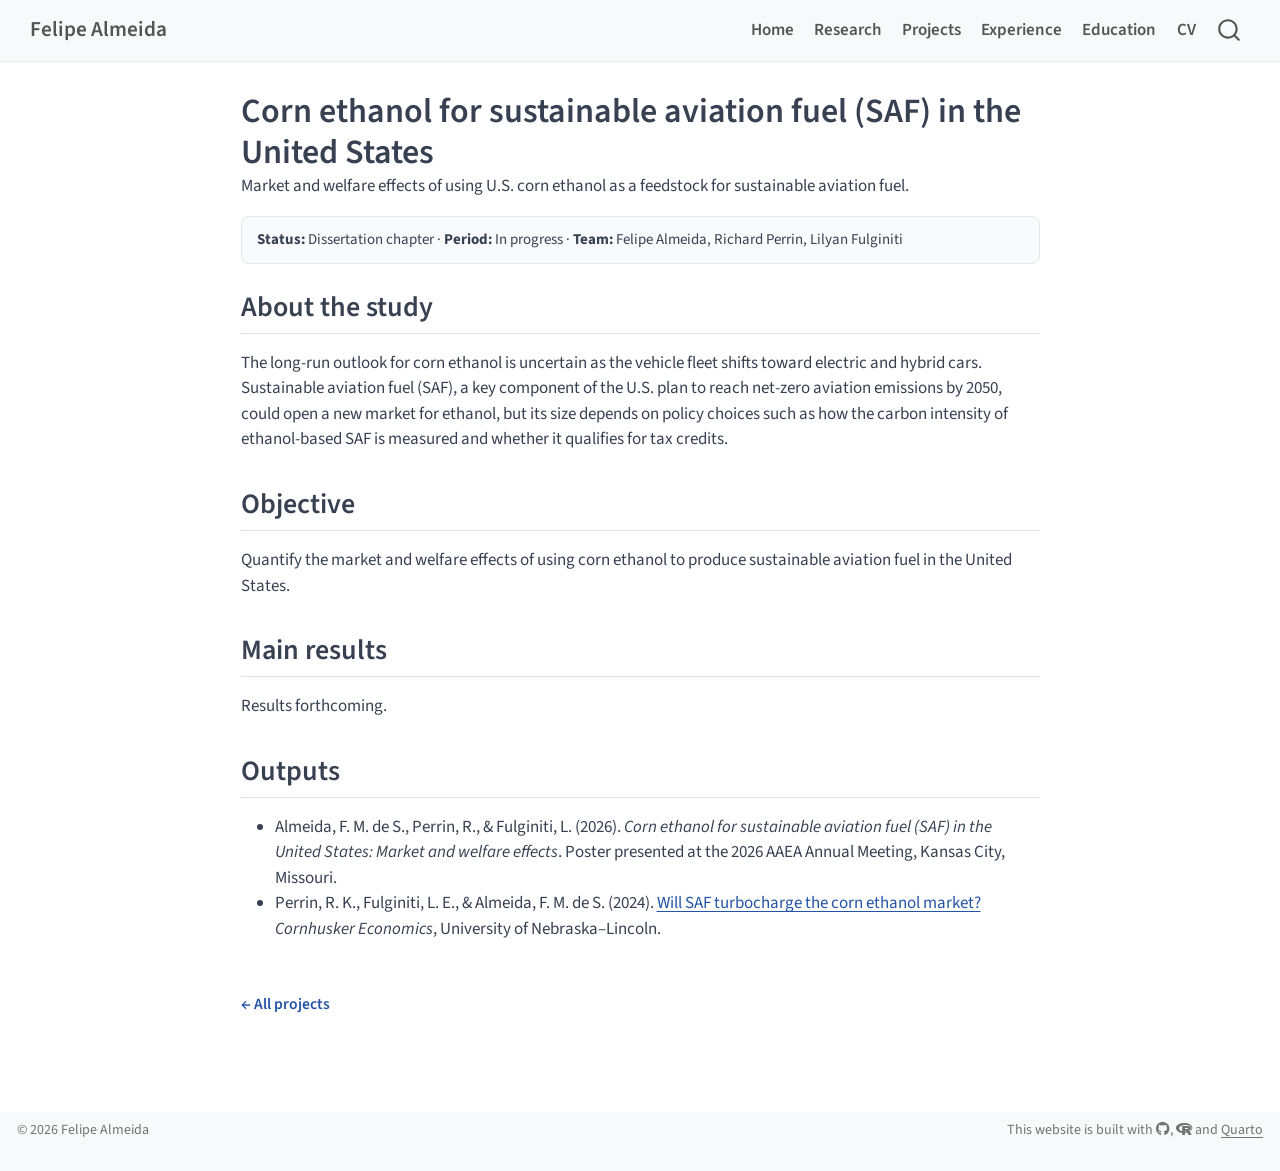
<file: docs/projects/saf-corn-ethanol.html>
<!DOCTYPE html>
<html xmlns="http://www.w3.org/1999/xhtml" lang="en" xml:lang="en"><head>

<meta charset="utf-8">
<meta name="generator" content="quarto-1.6.39">

<meta name="viewport" content="width=device-width, initial-scale=1.0, user-scalable=yes">

<meta name="description" content="Market and welfare effects of using U.S. corn ethanol as a feedstock for sustainable aviation fuel.">

<title>Corn ethanol for sustainable aviation fuel (SAF) in the United States – Felipe Almeida</title>
<style>
code{white-space: pre-wrap;}
span.smallcaps{font-variant: small-caps;}
div.columns{display: flex; gap: min(4vw, 1.5em);}
div.column{flex: auto; overflow-x: auto;}
div.hanging-indent{margin-left: 1.5em; text-indent: -1.5em;}
ul.task-list{list-style: none;}
ul.task-list li input[type="checkbox"] {
  width: 0.8em;
  margin: 0 0.8em 0.2em -1em; /* quarto-specific, see https://github.com/quarto-dev/quarto-cli/issues/4556 */ 
  vertical-align: middle;
}
.display.math{display: block; text-align: center; margin: 0.5rem auto;}
</style>


<script src="../site_libs/quarto-nav/quarto-nav.js"></script>
<script src="../site_libs/quarto-nav/headroom.min.js"></script>
<script src="../site_libs/clipboard/clipboard.min.js"></script>
<script src="../site_libs/quarto-search/autocomplete.umd.js"></script>
<script src="../site_libs/quarto-search/fuse.min.js"></script>
<script src="../site_libs/quarto-search/quarto-search.js"></script>
<meta name="quarto:offset" content="../">
<link href="../images/favicon.png" rel="icon" type="image/png">
<script src="../site_libs/quarto-html/quarto.js"></script>
<script src="../site_libs/quarto-html/popper.min.js"></script>
<script src="../site_libs/quarto-html/tippy.umd.min.js"></script>
<script src="../site_libs/quarto-html/anchor.min.js"></script>
<link href="../site_libs/quarto-html/tippy.css" rel="stylesheet">
<link href="../site_libs/quarto-html/quarto-syntax-highlighting-e26003cea8cd680ca0c55a263523d882.css" rel="stylesheet" id="quarto-text-highlighting-styles">
<script src="../site_libs/bootstrap/bootstrap.min.js"></script>
<link href="../site_libs/bootstrap/bootstrap-icons.css" rel="stylesheet">
<link href="../site_libs/bootstrap/bootstrap-f95efca093a1a11a1ff6b1787f15c966.min.css" rel="stylesheet" append-hash="true" id="quarto-bootstrap" data-mode="light">
<link href="../site_libs/quarto-contrib/fontawesome6-1.2.0/all.min.css" rel="stylesheet">
<link href="../site_libs/quarto-contrib/fontawesome6-1.2.0/latex-fontsize.css" rel="stylesheet">
<script id="quarto-search-options" type="application/json">{
  "location": "navbar",
  "copy-button": false,
  "collapse-after": 3,
  "panel-placement": "end",
  "type": "overlay",
  "limit": 50,
  "keyboard-shortcut": [
    "f",
    "/",
    "s"
  ],
  "show-item-context": false,
  "language": {
    "search-no-results-text": "No results",
    "search-matching-documents-text": "matching documents",
    "search-copy-link-title": "Copy link to search",
    "search-hide-matches-text": "Hide additional matches",
    "search-more-match-text": "more match in this document",
    "search-more-matches-text": "more matches in this document",
    "search-clear-button-title": "Clear",
    "search-text-placeholder": "",
    "search-detached-cancel-button-title": "Cancel",
    "search-submit-button-title": "Submit",
    "search-label": "Search"
  }
}</script>
<style>#title-block-header.quarto-title-block { display: block; }</style>


<link rel="stylesheet" href="../styles.css">
<meta property="og:title" content="Corn ethanol for sustainable aviation fuel (SAF) in the United States – Felipe Almeida">
<meta property="og:description" content="Market and welfare effects of using U.S. corn ethanol as a feedstock for sustainable aviation fuel.">
<meta property="og:image" content="https://felipeeconomist.github.io/projects/images/profile.jpg">
<meta property="og:site_name" content="Felipe Almeida">
<meta name="twitter:title" content="Corn ethanol for sustainable aviation fuel (SAF) in the United States – Felipe Almeida">
<meta name="twitter:description" content="Market and welfare effects of using U.S. corn ethanol as a feedstock for sustainable aviation fuel.">
<meta name="twitter:image" content="https://felipeeconomist.github.io/projects/images/profile.jpg">
<meta name="twitter:card" content="summary">
</head>

<body class="nav-fixed fullcontent">

<div id="quarto-search-results"></div>
  <header id="quarto-header" class="headroom fixed-top">
    <nav class="navbar navbar-expand-lg " data-bs-theme="dark">
      <div class="navbar-container container-fluid">
      <div class="navbar-brand-container mx-auto">
    <a class="navbar-brand" href="../index.html">
    <span class="navbar-title">Felipe Almeida</span>
    </a>
  </div>
            <div id="quarto-search" class="" title="Search"></div>
          <button class="navbar-toggler" type="button" data-bs-toggle="collapse" data-bs-target="#navbarCollapse" aria-controls="navbarCollapse" role="menu" aria-expanded="false" aria-label="Toggle navigation" onclick="if (window.quartoToggleHeadroom) { window.quartoToggleHeadroom(); }">
  <span class="navbar-toggler-icon"></span>
</button>
          <div class="collapse navbar-collapse" id="navbarCollapse">
            <ul class="navbar-nav navbar-nav-scroll ms-auto">
  <li class="nav-item">
    <a class="nav-link" href="../index.html"> 
<span class="menu-text">Home</span></a>
  </li>  
  <li class="nav-item">
    <a class="nav-link" href="../research.html"> 
<span class="menu-text">Research</span></a>
  </li>  
  <li class="nav-item">
    <a class="nav-link" href="../projects.html"> 
<span class="menu-text">Projects</span></a>
  </li>  
  <li class="nav-item">
    <a class="nav-link" href="../experience.html"> 
<span class="menu-text">Experience</span></a>
  </li>  
  <li class="nav-item">
    <a class="nav-link" href="../education.html"> 
<span class="menu-text">Education</span></a>
  </li>  
  <li class="nav-item">
    <a class="nav-link" href="../FelipeAlmeida-CV.pdf"> 
<span class="menu-text">CV</span></a>
  </li>  
</ul>
          </div> <!-- /navcollapse -->
            <div class="quarto-navbar-tools">
</div>
      </div> <!-- /container-fluid -->
    </nav>
</header>
<!-- content -->
<div id="quarto-content" class="quarto-container page-columns page-rows-contents page-layout-article page-navbar">
<!-- sidebar -->
<!-- margin-sidebar -->
    
<!-- main -->
<main class="content" id="quarto-document-content">

<header id="title-block-header" class="quarto-title-block default">
<div class="quarto-title">
<h1 class="title">Corn ethanol for sustainable aviation fuel (SAF) in the United States</h1>
</div>

<div>
  <div class="description">
    Market and welfare effects of using U.S. corn ethanol as a feedstock for sustainable aviation fuel.
  </div>
</div>


<div class="quarto-title-meta">

    
  
    
  </div>
  


</header>


<div class="project-meta">
<p><strong>Status:</strong> Dissertation chapter · <strong>Period:</strong> In progress · <strong>Team:</strong> Felipe Almeida, Richard Perrin, Lilyan Fulginiti</p>
</div>
<section id="about-the-study" class="level2">
<h2 class="anchored" data-anchor-id="about-the-study">About the study</h2>
<p>The long-run outlook for corn ethanol is uncertain as the vehicle fleet shifts toward electric and hybrid cars. Sustainable aviation fuel (SAF), a key component of the U.S. plan to reach net-zero aviation emissions by 2050, could open a new market for ethanol, but its size depends on policy choices such as how the carbon intensity of ethanol-based SAF is measured and whether it qualifies for tax credits.</p>
</section>
<section id="objective" class="level2">
<h2 class="anchored" data-anchor-id="objective">Objective</h2>
<p>Quantify the market and welfare effects of using corn ethanol to produce sustainable aviation fuel in the United States.</p>
</section>
<section id="main-results" class="level2">
<h2 class="anchored" data-anchor-id="main-results">Main results</h2>
<p>Results forthcoming.</p>
</section>
<section id="outputs" class="level2">
<h2 class="anchored" data-anchor-id="outputs">Outputs</h2>
<ul>
<li>Almeida, F. M. de S., Perrin, R., &amp; Fulginiti, L. (2026). <em>Corn ethanol for sustainable aviation fuel (SAF) in the United States: Market and welfare effects</em>. Poster presented at the 2026 AAEA Annual Meeting, Kansas City, Missouri.</li>
<li>Perrin, R. K., Fulginiti, L. E., &amp; Almeida, F. M. de S. (2024). <a href="https://digitalcommons.unl.edu/agecon_cornhusker/1244/">Will SAF turbocharge the corn ethanol market?</a> <em>Cornhusker Economics</em>, University of Nebraska–Lincoln.</li>
</ul>
<p><a href="../projects.html" class="back-link">← All projects</a></p>


</section>

</main> <!-- /main -->
<script id="quarto-html-after-body" type="application/javascript">
window.document.addEventListener("DOMContentLoaded", function (event) {
  const toggleBodyColorMode = (bsSheetEl) => {
    const mode = bsSheetEl.getAttribute("data-mode");
    const bodyEl = window.document.querySelector("body");
    if (mode === "dark") {
      bodyEl.classList.add("quarto-dark");
      bodyEl.classList.remove("quarto-light");
    } else {
      bodyEl.classList.add("quarto-light");
      bodyEl.classList.remove("quarto-dark");
    }
  }
  const toggleBodyColorPrimary = () => {
    const bsSheetEl = window.document.querySelector("link#quarto-bootstrap");
    if (bsSheetEl) {
      toggleBodyColorMode(bsSheetEl);
    }
  }
  toggleBodyColorPrimary();  
  const icon = "";
  const anchorJS = new window.AnchorJS();
  anchorJS.options = {
    placement: 'right',
    icon: icon
  };
  anchorJS.add('.anchored');
  const isCodeAnnotation = (el) => {
    for (const clz of el.classList) {
      if (clz.startsWith('code-annotation-')) {                     
        return true;
      }
    }
    return false;
  }
  const onCopySuccess = function(e) {
    // button target
    const button = e.trigger;
    // don't keep focus
    button.blur();
    // flash "checked"
    button.classList.add('code-copy-button-checked');
    var currentTitle = button.getAttribute("title");
    button.setAttribute("title", "Copied!");
    let tooltip;
    if (window.bootstrap) {
      button.setAttribute("data-bs-toggle", "tooltip");
      button.setAttribute("data-bs-placement", "left");
      button.setAttribute("data-bs-title", "Copied!");
      tooltip = new bootstrap.Tooltip(button, 
        { trigger: "manual", 
          customClass: "code-copy-button-tooltip",
          offset: [0, -8]});
      tooltip.show();    
    }
    setTimeout(function() {
      if (tooltip) {
        tooltip.hide();
        button.removeAttribute("data-bs-title");
        button.removeAttribute("data-bs-toggle");
        button.removeAttribute("data-bs-placement");
      }
      button.setAttribute("title", currentTitle);
      button.classList.remove('code-copy-button-checked');
    }, 1000);
    // clear code selection
    e.clearSelection();
  }
  const getTextToCopy = function(trigger) {
      const codeEl = trigger.previousElementSibling.cloneNode(true);
      for (const childEl of codeEl.children) {
        if (isCodeAnnotation(childEl)) {
          childEl.remove();
        }
      }
      return codeEl.innerText;
  }
  const clipboard = new window.ClipboardJS('.code-copy-button:not([data-in-quarto-modal])', {
    text: getTextToCopy
  });
  clipboard.on('success', onCopySuccess);
  if (window.document.getElementById('quarto-embedded-source-code-modal')) {
    const clipboardModal = new window.ClipboardJS('.code-copy-button[data-in-quarto-modal]', {
      text: getTextToCopy,
      container: window.document.getElementById('quarto-embedded-source-code-modal')
    });
    clipboardModal.on('success', onCopySuccess);
  }
    var localhostRegex = new RegExp(/^(?:http|https):\/\/localhost\:?[0-9]*\//);
    var mailtoRegex = new RegExp(/^mailto:/);
      var filterRegex = new RegExp("https:\/\/felipeeconomist\.github\.io");
    var isInternal = (href) => {
        return filterRegex.test(href) || localhostRegex.test(href) || mailtoRegex.test(href);
    }
    // Inspect non-navigation links and adorn them if external
 	var links = window.document.querySelectorAll('a[href]:not(.nav-link):not(.navbar-brand):not(.toc-action):not(.sidebar-link):not(.sidebar-item-toggle):not(.pagination-link):not(.no-external):not([aria-hidden]):not(.dropdown-item):not(.quarto-navigation-tool):not(.about-link)');
    for (var i=0; i<links.length; i++) {
      const link = links[i];
      if (!isInternal(link.href)) {
        // undo the damage that might have been done by quarto-nav.js in the case of
        // links that we want to consider external
        if (link.dataset.originalHref !== undefined) {
          link.href = link.dataset.originalHref;
        }
          // target, if specified
          link.setAttribute("target", "_blank");
          if (link.getAttribute("rel") === null) {
            link.setAttribute("rel", "noopener");
          }
      }
    }
  function tippyHover(el, contentFn, onTriggerFn, onUntriggerFn) {
    const config = {
      allowHTML: true,
      maxWidth: 500,
      delay: 100,
      arrow: false,
      appendTo: function(el) {
          return el.parentElement;
      },
      interactive: true,
      interactiveBorder: 10,
      theme: 'quarto',
      placement: 'bottom-start',
    };
    if (contentFn) {
      config.content = contentFn;
    }
    if (onTriggerFn) {
      config.onTrigger = onTriggerFn;
    }
    if (onUntriggerFn) {
      config.onUntrigger = onUntriggerFn;
    }
    window.tippy(el, config); 
  }
  const noterefs = window.document.querySelectorAll('a[role="doc-noteref"]');
  for (var i=0; i<noterefs.length; i++) {
    const ref = noterefs[i];
    tippyHover(ref, function() {
      // use id or data attribute instead here
      let href = ref.getAttribute('data-footnote-href') || ref.getAttribute('href');
      try { href = new URL(href).hash; } catch {}
      const id = href.replace(/^#\/?/, "");
      const note = window.document.getElementById(id);
      if (note) {
        return note.innerHTML;
      } else {
        return "";
      }
    });
  }
  const xrefs = window.document.querySelectorAll('a.quarto-xref');
  const processXRef = (id, note) => {
    // Strip column container classes
    const stripColumnClz = (el) => {
      el.classList.remove("page-full", "page-columns");
      if (el.children) {
        for (const child of el.children) {
          stripColumnClz(child);
        }
      }
    }
    stripColumnClz(note)
    if (id === null || id.startsWith('sec-')) {
      // Special case sections, only their first couple elements
      const container = document.createElement("div");
      if (note.children && note.children.length > 2) {
        container.appendChild(note.children[0].cloneNode(true));
        for (let i = 1; i < note.children.length; i++) {
          const child = note.children[i];
          if (child.tagName === "P" && child.innerText === "") {
            continue;
          } else {
            container.appendChild(child.cloneNode(true));
            break;
          }
        }
        if (window.Quarto?.typesetMath) {
          window.Quarto.typesetMath(container);
        }
        return container.innerHTML
      } else {
        if (window.Quarto?.typesetMath) {
          window.Quarto.typesetMath(note);
        }
        return note.innerHTML;
      }
    } else {
      // Remove any anchor links if they are present
      const anchorLink = note.querySelector('a.anchorjs-link');
      if (anchorLink) {
        anchorLink.remove();
      }
      if (window.Quarto?.typesetMath) {
        window.Quarto.typesetMath(note);
      }
      if (note.classList.contains("callout")) {
        return note.outerHTML;
      } else {
        return note.innerHTML;
      }
    }
  }
  for (var i=0; i<xrefs.length; i++) {
    const xref = xrefs[i];
    tippyHover(xref, undefined, function(instance) {
      instance.disable();
      let url = xref.getAttribute('href');
      let hash = undefined; 
      if (url.startsWith('#')) {
        hash = url;
      } else {
        try { hash = new URL(url).hash; } catch {}
      }
      if (hash) {
        const id = hash.replace(/^#\/?/, "");
        const note = window.document.getElementById(id);
        if (note !== null) {
          try {
            const html = processXRef(id, note.cloneNode(true));
            instance.setContent(html);
          } finally {
            instance.enable();
            instance.show();
          }
        } else {
          // See if we can fetch this
          fetch(url.split('#')[0])
          .then(res => res.text())
          .then(html => {
            const parser = new DOMParser();
            const htmlDoc = parser.parseFromString(html, "text/html");
            const note = htmlDoc.getElementById(id);
            if (note !== null) {
              const html = processXRef(id, note);
              instance.setContent(html);
            } 
          }).finally(() => {
            instance.enable();
            instance.show();
          });
        }
      } else {
        // See if we can fetch a full url (with no hash to target)
        // This is a special case and we should probably do some content thinning / targeting
        fetch(url)
        .then(res => res.text())
        .then(html => {
          const parser = new DOMParser();
          const htmlDoc = parser.parseFromString(html, "text/html");
          const note = htmlDoc.querySelector('main.content');
          if (note !== null) {
            // This should only happen for chapter cross references
            // (since there is no id in the URL)
            // remove the first header
            if (note.children.length > 0 && note.children[0].tagName === "HEADER") {
              note.children[0].remove();
            }
            const html = processXRef(null, note);
            instance.setContent(html);
          } 
        }).finally(() => {
          instance.enable();
          instance.show();
        });
      }
    }, function(instance) {
    });
  }
      let selectedAnnoteEl;
      const selectorForAnnotation = ( cell, annotation) => {
        let cellAttr = 'data-code-cell="' + cell + '"';
        let lineAttr = 'data-code-annotation="' +  annotation + '"';
        const selector = 'span[' + cellAttr + '][' + lineAttr + ']';
        return selector;
      }
      const selectCodeLines = (annoteEl) => {
        const doc = window.document;
        const targetCell = annoteEl.getAttribute("data-target-cell");
        const targetAnnotation = annoteEl.getAttribute("data-target-annotation");
        const annoteSpan = window.document.querySelector(selectorForAnnotation(targetCell, targetAnnotation));
        const lines = annoteSpan.getAttribute("data-code-lines").split(",");
        const lineIds = lines.map((line) => {
          return targetCell + "-" + line;
        })
        let top = null;
        let height = null;
        let parent = null;
        if (lineIds.length > 0) {
            //compute the position of the single el (top and bottom and make a div)
            const el = window.document.getElementById(lineIds[0]);
            top = el.offsetTop;
            height = el.offsetHeight;
            parent = el.parentElement.parentElement;
          if (lineIds.length > 1) {
            const lastEl = window.document.getElementById(lineIds[lineIds.length - 1]);
            const bottom = lastEl.offsetTop + lastEl.offsetHeight;
            height = bottom - top;
          }
          if (top !== null && height !== null && parent !== null) {
            // cook up a div (if necessary) and position it 
            let div = window.document.getElementById("code-annotation-line-highlight");
            if (div === null) {
              div = window.document.createElement("div");
              div.setAttribute("id", "code-annotation-line-highlight");
              div.style.position = 'absolute';
              parent.appendChild(div);
            }
            div.style.top = top - 2 + "px";
            div.style.height = height + 4 + "px";
            div.style.left = 0;
            let gutterDiv = window.document.getElementById("code-annotation-line-highlight-gutter");
            if (gutterDiv === null) {
              gutterDiv = window.document.createElement("div");
              gutterDiv.setAttribute("id", "code-annotation-line-highlight-gutter");
              gutterDiv.style.position = 'absolute';
              const codeCell = window.document.getElementById(targetCell);
              const gutter = codeCell.querySelector('.code-annotation-gutter');
              gutter.appendChild(gutterDiv);
            }
            gutterDiv.style.top = top - 2 + "px";
            gutterDiv.style.height = height + 4 + "px";
          }
          selectedAnnoteEl = annoteEl;
        }
      };
      const unselectCodeLines = () => {
        const elementsIds = ["code-annotation-line-highlight", "code-annotation-line-highlight-gutter"];
        elementsIds.forEach((elId) => {
          const div = window.document.getElementById(elId);
          if (div) {
            div.remove();
          }
        });
        selectedAnnoteEl = undefined;
      };
        // Handle positioning of the toggle
    window.addEventListener(
      "resize",
      throttle(() => {
        elRect = undefined;
        if (selectedAnnoteEl) {
          selectCodeLines(selectedAnnoteEl);
        }
      }, 10)
    );
    function throttle(fn, ms) {
    let throttle = false;
    let timer;
      return (...args) => {
        if(!throttle) { // first call gets through
            fn.apply(this, args);
            throttle = true;
        } else { // all the others get throttled
            if(timer) clearTimeout(timer); // cancel #2
            timer = setTimeout(() => {
              fn.apply(this, args);
              timer = throttle = false;
            }, ms);
        }
      };
    }
      // Attach click handler to the DT
      const annoteDls = window.document.querySelectorAll('dt[data-target-cell]');
      for (const annoteDlNode of annoteDls) {
        annoteDlNode.addEventListener('click', (event) => {
          const clickedEl = event.target;
          if (clickedEl !== selectedAnnoteEl) {
            unselectCodeLines();
            const activeEl = window.document.querySelector('dt[data-target-cell].code-annotation-active');
            if (activeEl) {
              activeEl.classList.remove('code-annotation-active');
            }
            selectCodeLines(clickedEl);
            clickedEl.classList.add('code-annotation-active');
          } else {
            // Unselect the line
            unselectCodeLines();
            clickedEl.classList.remove('code-annotation-active');
          }
        });
      }
  const findCites = (el) => {
    const parentEl = el.parentElement;
    if (parentEl) {
      const cites = parentEl.dataset.cites;
      if (cites) {
        return {
          el,
          cites: cites.split(' ')
        };
      } else {
        return findCites(el.parentElement)
      }
    } else {
      return undefined;
    }
  };
  var bibliorefs = window.document.querySelectorAll('a[role="doc-biblioref"]');
  for (var i=0; i<bibliorefs.length; i++) {
    const ref = bibliorefs[i];
    const citeInfo = findCites(ref);
    if (citeInfo) {
      tippyHover(citeInfo.el, function() {
        var popup = window.document.createElement('div');
        citeInfo.cites.forEach(function(cite) {
          var citeDiv = window.document.createElement('div');
          citeDiv.classList.add('hanging-indent');
          citeDiv.classList.add('csl-entry');
          var biblioDiv = window.document.getElementById('ref-' + cite);
          if (biblioDiv) {
            citeDiv.innerHTML = biblioDiv.innerHTML;
          }
          popup.appendChild(citeDiv);
        });
        return popup.innerHTML;
      });
    }
  }
});
</script>
</div> <!-- /content -->
<footer class="footer">
  <div class="nav-footer">
    <div class="nav-footer-left">
<p>© 2026 Felipe Almeida</p>
</div>   
    <div class="nav-footer-center">
      &nbsp;
    </div>
    <div class="nav-footer-right">
<p>This website is built with <a href="https://github.com/felipeeconomist/felipeeconomist.github.io" target="_blank"><i class="fa-brands fa-github" title="GitHub octocat logo" aria-label="github"></i></a>, <a href="https://www.r-project.org/about.html" target="_blank"><i class="fa-brands fa-r-project" title="R Project" aria-label="r-project"></i></a> and <a href="https://quarto.org/" target="_blank">Quarto</a></p>
</div>
  </div>
</footer>




</body></html>
</file>
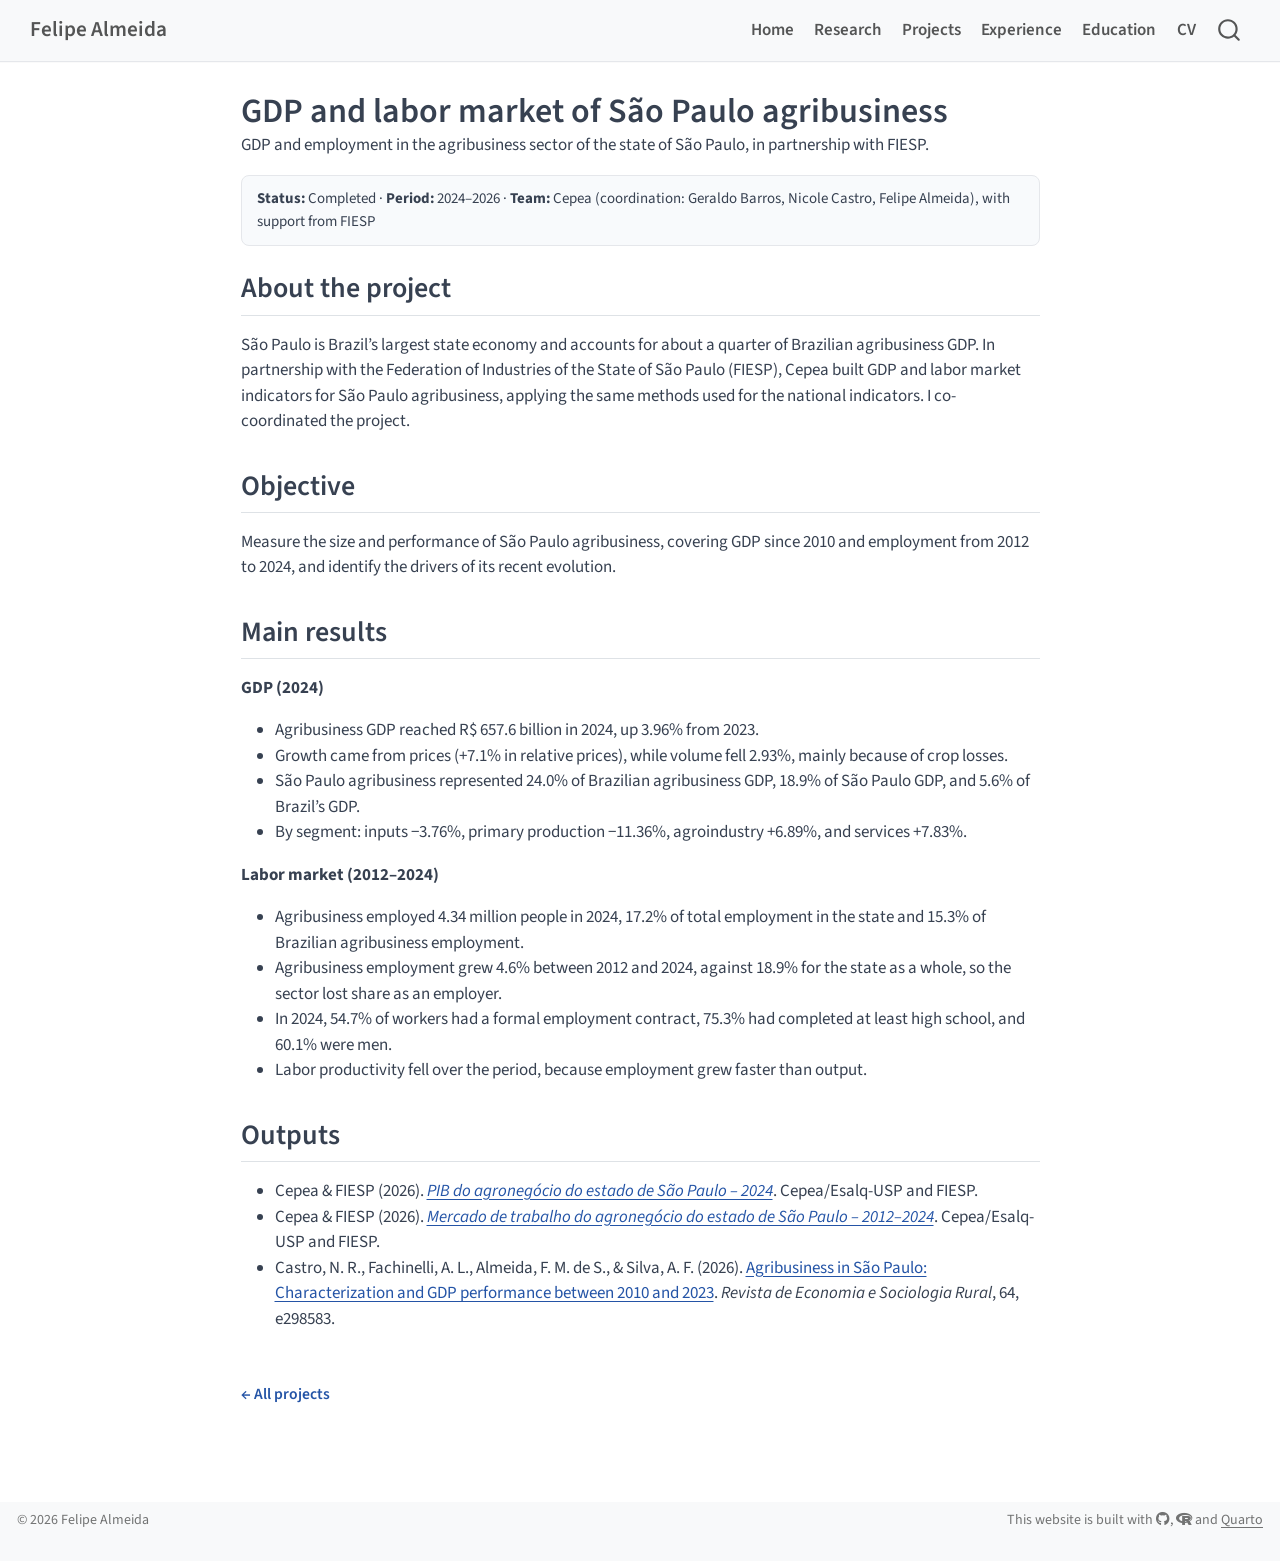
<file: docs/projects/sao-paulo-agribusiness.html>
<!DOCTYPE html>
<html xmlns="http://www.w3.org/1999/xhtml" lang="en" xml:lang="en"><head>

<meta charset="utf-8">
<meta name="generator" content="quarto-1.6.39">

<meta name="viewport" content="width=device-width, initial-scale=1.0, user-scalable=yes">

<meta name="description" content="GDP and employment in the agribusiness sector of the state of São Paulo, in partnership with FIESP.">

<title>GDP and labor market of São Paulo agribusiness – Felipe Almeida</title>
<style>
code{white-space: pre-wrap;}
span.smallcaps{font-variant: small-caps;}
div.columns{display: flex; gap: min(4vw, 1.5em);}
div.column{flex: auto; overflow-x: auto;}
div.hanging-indent{margin-left: 1.5em; text-indent: -1.5em;}
ul.task-list{list-style: none;}
ul.task-list li input[type="checkbox"] {
  width: 0.8em;
  margin: 0 0.8em 0.2em -1em; /* quarto-specific, see https://github.com/quarto-dev/quarto-cli/issues/4556 */ 
  vertical-align: middle;
}
.display.math{display: block; text-align: center; margin: 0.5rem auto;}
</style>


<script src="../site_libs/quarto-nav/quarto-nav.js"></script>
<script src="../site_libs/quarto-nav/headroom.min.js"></script>
<script src="../site_libs/clipboard/clipboard.min.js"></script>
<script src="../site_libs/quarto-search/autocomplete.umd.js"></script>
<script src="../site_libs/quarto-search/fuse.min.js"></script>
<script src="../site_libs/quarto-search/quarto-search.js"></script>
<meta name="quarto:offset" content="../">
<link href="../images/favicon.png" rel="icon" type="image/png">
<script src="../site_libs/quarto-html/quarto.js"></script>
<script src="../site_libs/quarto-html/popper.min.js"></script>
<script src="../site_libs/quarto-html/tippy.umd.min.js"></script>
<script src="../site_libs/quarto-html/anchor.min.js"></script>
<link href="../site_libs/quarto-html/tippy.css" rel="stylesheet">
<link href="../site_libs/quarto-html/quarto-syntax-highlighting-e26003cea8cd680ca0c55a263523d882.css" rel="stylesheet" id="quarto-text-highlighting-styles">
<script src="../site_libs/bootstrap/bootstrap.min.js"></script>
<link href="../site_libs/bootstrap/bootstrap-icons.css" rel="stylesheet">
<link href="../site_libs/bootstrap/bootstrap-f95efca093a1a11a1ff6b1787f15c966.min.css" rel="stylesheet" append-hash="true" id="quarto-bootstrap" data-mode="light">
<link href="../site_libs/quarto-contrib/fontawesome6-1.2.0/all.min.css" rel="stylesheet">
<link href="../site_libs/quarto-contrib/fontawesome6-1.2.0/latex-fontsize.css" rel="stylesheet">
<script id="quarto-search-options" type="application/json">{
  "location": "navbar",
  "copy-button": false,
  "collapse-after": 3,
  "panel-placement": "end",
  "type": "overlay",
  "limit": 50,
  "keyboard-shortcut": [
    "f",
    "/",
    "s"
  ],
  "show-item-context": false,
  "language": {
    "search-no-results-text": "No results",
    "search-matching-documents-text": "matching documents",
    "search-copy-link-title": "Copy link to search",
    "search-hide-matches-text": "Hide additional matches",
    "search-more-match-text": "more match in this document",
    "search-more-matches-text": "more matches in this document",
    "search-clear-button-title": "Clear",
    "search-text-placeholder": "",
    "search-detached-cancel-button-title": "Cancel",
    "search-submit-button-title": "Submit",
    "search-label": "Search"
  }
}</script>
<style>#title-block-header.quarto-title-block { display: block; }</style>


<link rel="stylesheet" href="../styles.css">
<meta property="og:title" content="GDP and labor market of São Paulo agribusiness – Felipe Almeida">
<meta property="og:description" content="GDP and employment in the agribusiness sector of the state of São Paulo, in partnership with FIESP.">
<meta property="og:image" content="https://felipeeconomist.github.io/projects/images/profile.jpg">
<meta property="og:site_name" content="Felipe Almeida">
<meta name="twitter:title" content="GDP and labor market of São Paulo agribusiness – Felipe Almeida">
<meta name="twitter:description" content="GDP and employment in the agribusiness sector of the state of São Paulo, in partnership with FIESP.">
<meta name="twitter:image" content="https://felipeeconomist.github.io/projects/images/profile.jpg">
<meta name="twitter:card" content="summary">
</head>

<body class="nav-fixed fullcontent">

<div id="quarto-search-results"></div>
  <header id="quarto-header" class="headroom fixed-top">
    <nav class="navbar navbar-expand-lg " data-bs-theme="dark">
      <div class="navbar-container container-fluid">
      <div class="navbar-brand-container mx-auto">
    <a class="navbar-brand" href="../index.html">
    <span class="navbar-title">Felipe Almeida</span>
    </a>
  </div>
            <div id="quarto-search" class="" title="Search"></div>
          <button class="navbar-toggler" type="button" data-bs-toggle="collapse" data-bs-target="#navbarCollapse" aria-controls="navbarCollapse" role="menu" aria-expanded="false" aria-label="Toggle navigation" onclick="if (window.quartoToggleHeadroom) { window.quartoToggleHeadroom(); }">
  <span class="navbar-toggler-icon"></span>
</button>
          <div class="collapse navbar-collapse" id="navbarCollapse">
            <ul class="navbar-nav navbar-nav-scroll ms-auto">
  <li class="nav-item">
    <a class="nav-link" href="../index.html"> 
<span class="menu-text">Home</span></a>
  </li>  
  <li class="nav-item">
    <a class="nav-link" href="../research.html"> 
<span class="menu-text">Research</span></a>
  </li>  
  <li class="nav-item">
    <a class="nav-link" href="../projects.html"> 
<span class="menu-text">Projects</span></a>
  </li>  
  <li class="nav-item">
    <a class="nav-link" href="../experience.html"> 
<span class="menu-text">Experience</span></a>
  </li>  
  <li class="nav-item">
    <a class="nav-link" href="../education.html"> 
<span class="menu-text">Education</span></a>
  </li>  
  <li class="nav-item">
    <a class="nav-link" href="../FelipeAlmeida-CV.pdf"> 
<span class="menu-text">CV</span></a>
  </li>  
</ul>
          </div> <!-- /navcollapse -->
            <div class="quarto-navbar-tools">
</div>
      </div> <!-- /container-fluid -->
    </nav>
</header>
<!-- content -->
<div id="quarto-content" class="quarto-container page-columns page-rows-contents page-layout-article page-navbar">
<!-- sidebar -->
<!-- margin-sidebar -->
    
<!-- main -->
<main class="content" id="quarto-document-content">

<header id="title-block-header" class="quarto-title-block default">
<div class="quarto-title">
<h1 class="title">GDP and labor market of São Paulo agribusiness</h1>
</div>

<div>
  <div class="description">
    GDP and employment in the agribusiness sector of the state of São Paulo, in partnership with FIESP.
  </div>
</div>


<div class="quarto-title-meta">

    
  
    
  </div>
  


</header>


<div class="project-meta">
<p><strong>Status:</strong> Completed · <strong>Period:</strong> 2024–2026 · <strong>Team:</strong> Cepea (coordination: Geraldo Barros, Nicole Castro, Felipe Almeida), with support from FIESP</p>
</div>
<section id="about-the-project" class="level2">
<h2 class="anchored" data-anchor-id="about-the-project">About the project</h2>
<p>São Paulo is Brazil’s largest state economy and accounts for about a quarter of Brazilian agribusiness GDP. In partnership with the Federation of Industries of the State of São Paulo (FIESP), Cepea built GDP and labor market indicators for São Paulo agribusiness, applying the same methods used for the national indicators. I co-coordinated the project.</p>
</section>
<section id="objective" class="level2">
<h2 class="anchored" data-anchor-id="objective">Objective</h2>
<p>Measure the size and performance of São Paulo agribusiness, covering GDP since 2010 and employment from 2012 to 2024, and identify the drivers of its recent evolution.</p>
</section>
<section id="main-results" class="level2">
<h2 class="anchored" data-anchor-id="main-results">Main results</h2>
<p><strong>GDP (2024)</strong></p>
<ul>
<li>Agribusiness GDP reached R$ 657.6 billion in 2024, up 3.96% from 2023.</li>
<li>Growth came from prices (+7.1% in relative prices), while volume fell 2.93%, mainly because of crop losses.</li>
<li>São Paulo agribusiness represented 24.0% of Brazilian agribusiness GDP, 18.9% of São Paulo GDP, and 5.6% of Brazil’s GDP.</li>
<li>By segment: inputs −3.76%, primary production −11.36%, agroindustry +6.89%, and services +7.83%.</li>
</ul>
<p><strong>Labor market (2012–2024)</strong></p>
<ul>
<li>Agribusiness employed 4.34 million people in 2024, 17.2% of total employment in the state and 15.3% of Brazilian agribusiness employment.</li>
<li>Agribusiness employment grew 4.6% between 2012 and 2024, against 18.9% for the state as a whole, so the sector lost share as an employer.</li>
<li>In 2024, 54.7% of workers had a formal employment contract, 75.3% had completed at least high school, and 60.1% were men.</li>
<li>Labor productivity fell over the period, because employment grew faster than output.</li>
</ul>
</section>
<section id="outputs" class="level2">
<h2 class="anchored" data-anchor-id="outputs">Outputs</h2>
<ul>
<li>Cepea &amp; FIESP (2026). <a href="https://www.cepea.org.br/upload/kceditor/files/deagro-pib-2024-24.pdf"><em>PIB do agronegócio do estado de São Paulo – 2024</em></a>. Cepea/Esalq-USP and FIESP.</li>
<li>Cepea &amp; FIESP (2026). <a href="https://www.cepea.org.br/upload/kceditor/files/MT%20Agro%20SP%202012-2024.pdf"><em>Mercado de trabalho do agronegócio do estado de São Paulo – 2012–2024</em></a>. Cepea/Esalq-USP and FIESP.</li>
<li>Castro, N. R., Fachinelli, A. L., Almeida, F. M. de S., &amp; Silva, A. F. (2026). <a href="https://doi.org/10.1590/1806-9479.2026.298583">Agribusiness in São Paulo: Characterization and GDP performance between 2010 and 2023</a>. <em>Revista de Economia e Sociologia Rural</em>, 64, e298583.</li>
</ul>
<p><a href="../projects.html" class="back-link">← All projects</a></p>


</section>

</main> <!-- /main -->
<script id="quarto-html-after-body" type="application/javascript">
window.document.addEventListener("DOMContentLoaded", function (event) {
  const toggleBodyColorMode = (bsSheetEl) => {
    const mode = bsSheetEl.getAttribute("data-mode");
    const bodyEl = window.document.querySelector("body");
    if (mode === "dark") {
      bodyEl.classList.add("quarto-dark");
      bodyEl.classList.remove("quarto-light");
    } else {
      bodyEl.classList.add("quarto-light");
      bodyEl.classList.remove("quarto-dark");
    }
  }
  const toggleBodyColorPrimary = () => {
    const bsSheetEl = window.document.querySelector("link#quarto-bootstrap");
    if (bsSheetEl) {
      toggleBodyColorMode(bsSheetEl);
    }
  }
  toggleBodyColorPrimary();  
  const icon = "";
  const anchorJS = new window.AnchorJS();
  anchorJS.options = {
    placement: 'right',
    icon: icon
  };
  anchorJS.add('.anchored');
  const isCodeAnnotation = (el) => {
    for (const clz of el.classList) {
      if (clz.startsWith('code-annotation-')) {                     
        return true;
      }
    }
    return false;
  }
  const onCopySuccess = function(e) {
    // button target
    const button = e.trigger;
    // don't keep focus
    button.blur();
    // flash "checked"
    button.classList.add('code-copy-button-checked');
    var currentTitle = button.getAttribute("title");
    button.setAttribute("title", "Copied!");
    let tooltip;
    if (window.bootstrap) {
      button.setAttribute("data-bs-toggle", "tooltip");
      button.setAttribute("data-bs-placement", "left");
      button.setAttribute("data-bs-title", "Copied!");
      tooltip = new bootstrap.Tooltip(button, 
        { trigger: "manual", 
          customClass: "code-copy-button-tooltip",
          offset: [0, -8]});
      tooltip.show();    
    }
    setTimeout(function() {
      if (tooltip) {
        tooltip.hide();
        button.removeAttribute("data-bs-title");
        button.removeAttribute("data-bs-toggle");
        button.removeAttribute("data-bs-placement");
      }
      button.setAttribute("title", currentTitle);
      button.classList.remove('code-copy-button-checked');
    }, 1000);
    // clear code selection
    e.clearSelection();
  }
  const getTextToCopy = function(trigger) {
      const codeEl = trigger.previousElementSibling.cloneNode(true);
      for (const childEl of codeEl.children) {
        if (isCodeAnnotation(childEl)) {
          childEl.remove();
        }
      }
      return codeEl.innerText;
  }
  const clipboard = new window.ClipboardJS('.code-copy-button:not([data-in-quarto-modal])', {
    text: getTextToCopy
  });
  clipboard.on('success', onCopySuccess);
  if (window.document.getElementById('quarto-embedded-source-code-modal')) {
    const clipboardModal = new window.ClipboardJS('.code-copy-button[data-in-quarto-modal]', {
      text: getTextToCopy,
      container: window.document.getElementById('quarto-embedded-source-code-modal')
    });
    clipboardModal.on('success', onCopySuccess);
  }
    var localhostRegex = new RegExp(/^(?:http|https):\/\/localhost\:?[0-9]*\//);
    var mailtoRegex = new RegExp(/^mailto:/);
      var filterRegex = new RegExp("https:\/\/felipeeconomist\.github\.io");
    var isInternal = (href) => {
        return filterRegex.test(href) || localhostRegex.test(href) || mailtoRegex.test(href);
    }
    // Inspect non-navigation links and adorn them if external
 	var links = window.document.querySelectorAll('a[href]:not(.nav-link):not(.navbar-brand):not(.toc-action):not(.sidebar-link):not(.sidebar-item-toggle):not(.pagination-link):not(.no-external):not([aria-hidden]):not(.dropdown-item):not(.quarto-navigation-tool):not(.about-link)');
    for (var i=0; i<links.length; i++) {
      const link = links[i];
      if (!isInternal(link.href)) {
        // undo the damage that might have been done by quarto-nav.js in the case of
        // links that we want to consider external
        if (link.dataset.originalHref !== undefined) {
          link.href = link.dataset.originalHref;
        }
          // target, if specified
          link.setAttribute("target", "_blank");
          if (link.getAttribute("rel") === null) {
            link.setAttribute("rel", "noopener");
          }
      }
    }
  function tippyHover(el, contentFn, onTriggerFn, onUntriggerFn) {
    const config = {
      allowHTML: true,
      maxWidth: 500,
      delay: 100,
      arrow: false,
      appendTo: function(el) {
          return el.parentElement;
      },
      interactive: true,
      interactiveBorder: 10,
      theme: 'quarto',
      placement: 'bottom-start',
    };
    if (contentFn) {
      config.content = contentFn;
    }
    if (onTriggerFn) {
      config.onTrigger = onTriggerFn;
    }
    if (onUntriggerFn) {
      config.onUntrigger = onUntriggerFn;
    }
    window.tippy(el, config); 
  }
  const noterefs = window.document.querySelectorAll('a[role="doc-noteref"]');
  for (var i=0; i<noterefs.length; i++) {
    const ref = noterefs[i];
    tippyHover(ref, function() {
      // use id or data attribute instead here
      let href = ref.getAttribute('data-footnote-href') || ref.getAttribute('href');
      try { href = new URL(href).hash; } catch {}
      const id = href.replace(/^#\/?/, "");
      const note = window.document.getElementById(id);
      if (note) {
        return note.innerHTML;
      } else {
        return "";
      }
    });
  }
  const xrefs = window.document.querySelectorAll('a.quarto-xref');
  const processXRef = (id, note) => {
    // Strip column container classes
    const stripColumnClz = (el) => {
      el.classList.remove("page-full", "page-columns");
      if (el.children) {
        for (const child of el.children) {
          stripColumnClz(child);
        }
      }
    }
    stripColumnClz(note)
    if (id === null || id.startsWith('sec-')) {
      // Special case sections, only their first couple elements
      const container = document.createElement("div");
      if (note.children && note.children.length > 2) {
        container.appendChild(note.children[0].cloneNode(true));
        for (let i = 1; i < note.children.length; i++) {
          const child = note.children[i];
          if (child.tagName === "P" && child.innerText === "") {
            continue;
          } else {
            container.appendChild(child.cloneNode(true));
            break;
          }
        }
        if (window.Quarto?.typesetMath) {
          window.Quarto.typesetMath(container);
        }
        return container.innerHTML
      } else {
        if (window.Quarto?.typesetMath) {
          window.Quarto.typesetMath(note);
        }
        return note.innerHTML;
      }
    } else {
      // Remove any anchor links if they are present
      const anchorLink = note.querySelector('a.anchorjs-link');
      if (anchorLink) {
        anchorLink.remove();
      }
      if (window.Quarto?.typesetMath) {
        window.Quarto.typesetMath(note);
      }
      if (note.classList.contains("callout")) {
        return note.outerHTML;
      } else {
        return note.innerHTML;
      }
    }
  }
  for (var i=0; i<xrefs.length; i++) {
    const xref = xrefs[i];
    tippyHover(xref, undefined, function(instance) {
      instance.disable();
      let url = xref.getAttribute('href');
      let hash = undefined; 
      if (url.startsWith('#')) {
        hash = url;
      } else {
        try { hash = new URL(url).hash; } catch {}
      }
      if (hash) {
        const id = hash.replace(/^#\/?/, "");
        const note = window.document.getElementById(id);
        if (note !== null) {
          try {
            const html = processXRef(id, note.cloneNode(true));
            instance.setContent(html);
          } finally {
            instance.enable();
            instance.show();
          }
        } else {
          // See if we can fetch this
          fetch(url.split('#')[0])
          .then(res => res.text())
          .then(html => {
            const parser = new DOMParser();
            const htmlDoc = parser.parseFromString(html, "text/html");
            const note = htmlDoc.getElementById(id);
            if (note !== null) {
              const html = processXRef(id, note);
              instance.setContent(html);
            } 
          }).finally(() => {
            instance.enable();
            instance.show();
          });
        }
      } else {
        // See if we can fetch a full url (with no hash to target)
        // This is a special case and we should probably do some content thinning / targeting
        fetch(url)
        .then(res => res.text())
        .then(html => {
          const parser = new DOMParser();
          const htmlDoc = parser.parseFromString(html, "text/html");
          const note = htmlDoc.querySelector('main.content');
          if (note !== null) {
            // This should only happen for chapter cross references
            // (since there is no id in the URL)
            // remove the first header
            if (note.children.length > 0 && note.children[0].tagName === "HEADER") {
              note.children[0].remove();
            }
            const html = processXRef(null, note);
            instance.setContent(html);
          } 
        }).finally(() => {
          instance.enable();
          instance.show();
        });
      }
    }, function(instance) {
    });
  }
      let selectedAnnoteEl;
      const selectorForAnnotation = ( cell, annotation) => {
        let cellAttr = 'data-code-cell="' + cell + '"';
        let lineAttr = 'data-code-annotation="' +  annotation + '"';
        const selector = 'span[' + cellAttr + '][' + lineAttr + ']';
        return selector;
      }
      const selectCodeLines = (annoteEl) => {
        const doc = window.document;
        const targetCell = annoteEl.getAttribute("data-target-cell");
        const targetAnnotation = annoteEl.getAttribute("data-target-annotation");
        const annoteSpan = window.document.querySelector(selectorForAnnotation(targetCell, targetAnnotation));
        const lines = annoteSpan.getAttribute("data-code-lines").split(",");
        const lineIds = lines.map((line) => {
          return targetCell + "-" + line;
        })
        let top = null;
        let height = null;
        let parent = null;
        if (lineIds.length > 0) {
            //compute the position of the single el (top and bottom and make a div)
            const el = window.document.getElementById(lineIds[0]);
            top = el.offsetTop;
            height = el.offsetHeight;
            parent = el.parentElement.parentElement;
          if (lineIds.length > 1) {
            const lastEl = window.document.getElementById(lineIds[lineIds.length - 1]);
            const bottom = lastEl.offsetTop + lastEl.offsetHeight;
            height = bottom - top;
          }
          if (top !== null && height !== null && parent !== null) {
            // cook up a div (if necessary) and position it 
            let div = window.document.getElementById("code-annotation-line-highlight");
            if (div === null) {
              div = window.document.createElement("div");
              div.setAttribute("id", "code-annotation-line-highlight");
              div.style.position = 'absolute';
              parent.appendChild(div);
            }
            div.style.top = top - 2 + "px";
            div.style.height = height + 4 + "px";
            div.style.left = 0;
            let gutterDiv = window.document.getElementById("code-annotation-line-highlight-gutter");
            if (gutterDiv === null) {
              gutterDiv = window.document.createElement("div");
              gutterDiv.setAttribute("id", "code-annotation-line-highlight-gutter");
              gutterDiv.style.position = 'absolute';
              const codeCell = window.document.getElementById(targetCell);
              const gutter = codeCell.querySelector('.code-annotation-gutter');
              gutter.appendChild(gutterDiv);
            }
            gutterDiv.style.top = top - 2 + "px";
            gutterDiv.style.height = height + 4 + "px";
          }
          selectedAnnoteEl = annoteEl;
        }
      };
      const unselectCodeLines = () => {
        const elementsIds = ["code-annotation-line-highlight", "code-annotation-line-highlight-gutter"];
        elementsIds.forEach((elId) => {
          const div = window.document.getElementById(elId);
          if (div) {
            div.remove();
          }
        });
        selectedAnnoteEl = undefined;
      };
        // Handle positioning of the toggle
    window.addEventListener(
      "resize",
      throttle(() => {
        elRect = undefined;
        if (selectedAnnoteEl) {
          selectCodeLines(selectedAnnoteEl);
        }
      }, 10)
    );
    function throttle(fn, ms) {
    let throttle = false;
    let timer;
      return (...args) => {
        if(!throttle) { // first call gets through
            fn.apply(this, args);
            throttle = true;
        } else { // all the others get throttled
            if(timer) clearTimeout(timer); // cancel #2
            timer = setTimeout(() => {
              fn.apply(this, args);
              timer = throttle = false;
            }, ms);
        }
      };
    }
      // Attach click handler to the DT
      const annoteDls = window.document.querySelectorAll('dt[data-target-cell]');
      for (const annoteDlNode of annoteDls) {
        annoteDlNode.addEventListener('click', (event) => {
          const clickedEl = event.target;
          if (clickedEl !== selectedAnnoteEl) {
            unselectCodeLines();
            const activeEl = window.document.querySelector('dt[data-target-cell].code-annotation-active');
            if (activeEl) {
              activeEl.classList.remove('code-annotation-active');
            }
            selectCodeLines(clickedEl);
            clickedEl.classList.add('code-annotation-active');
          } else {
            // Unselect the line
            unselectCodeLines();
            clickedEl.classList.remove('code-annotation-active');
          }
        });
      }
  const findCites = (el) => {
    const parentEl = el.parentElement;
    if (parentEl) {
      const cites = parentEl.dataset.cites;
      if (cites) {
        return {
          el,
          cites: cites.split(' ')
        };
      } else {
        return findCites(el.parentElement)
      }
    } else {
      return undefined;
    }
  };
  var bibliorefs = window.document.querySelectorAll('a[role="doc-biblioref"]');
  for (var i=0; i<bibliorefs.length; i++) {
    const ref = bibliorefs[i];
    const citeInfo = findCites(ref);
    if (citeInfo) {
      tippyHover(citeInfo.el, function() {
        var popup = window.document.createElement('div');
        citeInfo.cites.forEach(function(cite) {
          var citeDiv = window.document.createElement('div');
          citeDiv.classList.add('hanging-indent');
          citeDiv.classList.add('csl-entry');
          var biblioDiv = window.document.getElementById('ref-' + cite);
          if (biblioDiv) {
            citeDiv.innerHTML = biblioDiv.innerHTML;
          }
          popup.appendChild(citeDiv);
        });
        return popup.innerHTML;
      });
    }
  }
});
</script>
</div> <!-- /content -->
<footer class="footer">
  <div class="nav-footer">
    <div class="nav-footer-left">
<p>© 2026 Felipe Almeida</p>
</div>   
    <div class="nav-footer-center">
      &nbsp;
    </div>
    <div class="nav-footer-right">
<p>This website is built with <a href="https://github.com/felipeeconomist/felipeeconomist.github.io" target="_blank"><i class="fa-brands fa-github" title="GitHub octocat logo" aria-label="github"></i></a>, <a href="https://www.r-project.org/about.html" target="_blank"><i class="fa-brands fa-r-project" title="R Project" aria-label="r-project"></i></a> and <a href="https://quarto.org/" target="_blank">Quarto</a></p>
</div>
  </div>
</footer>




</body></html>
</file>
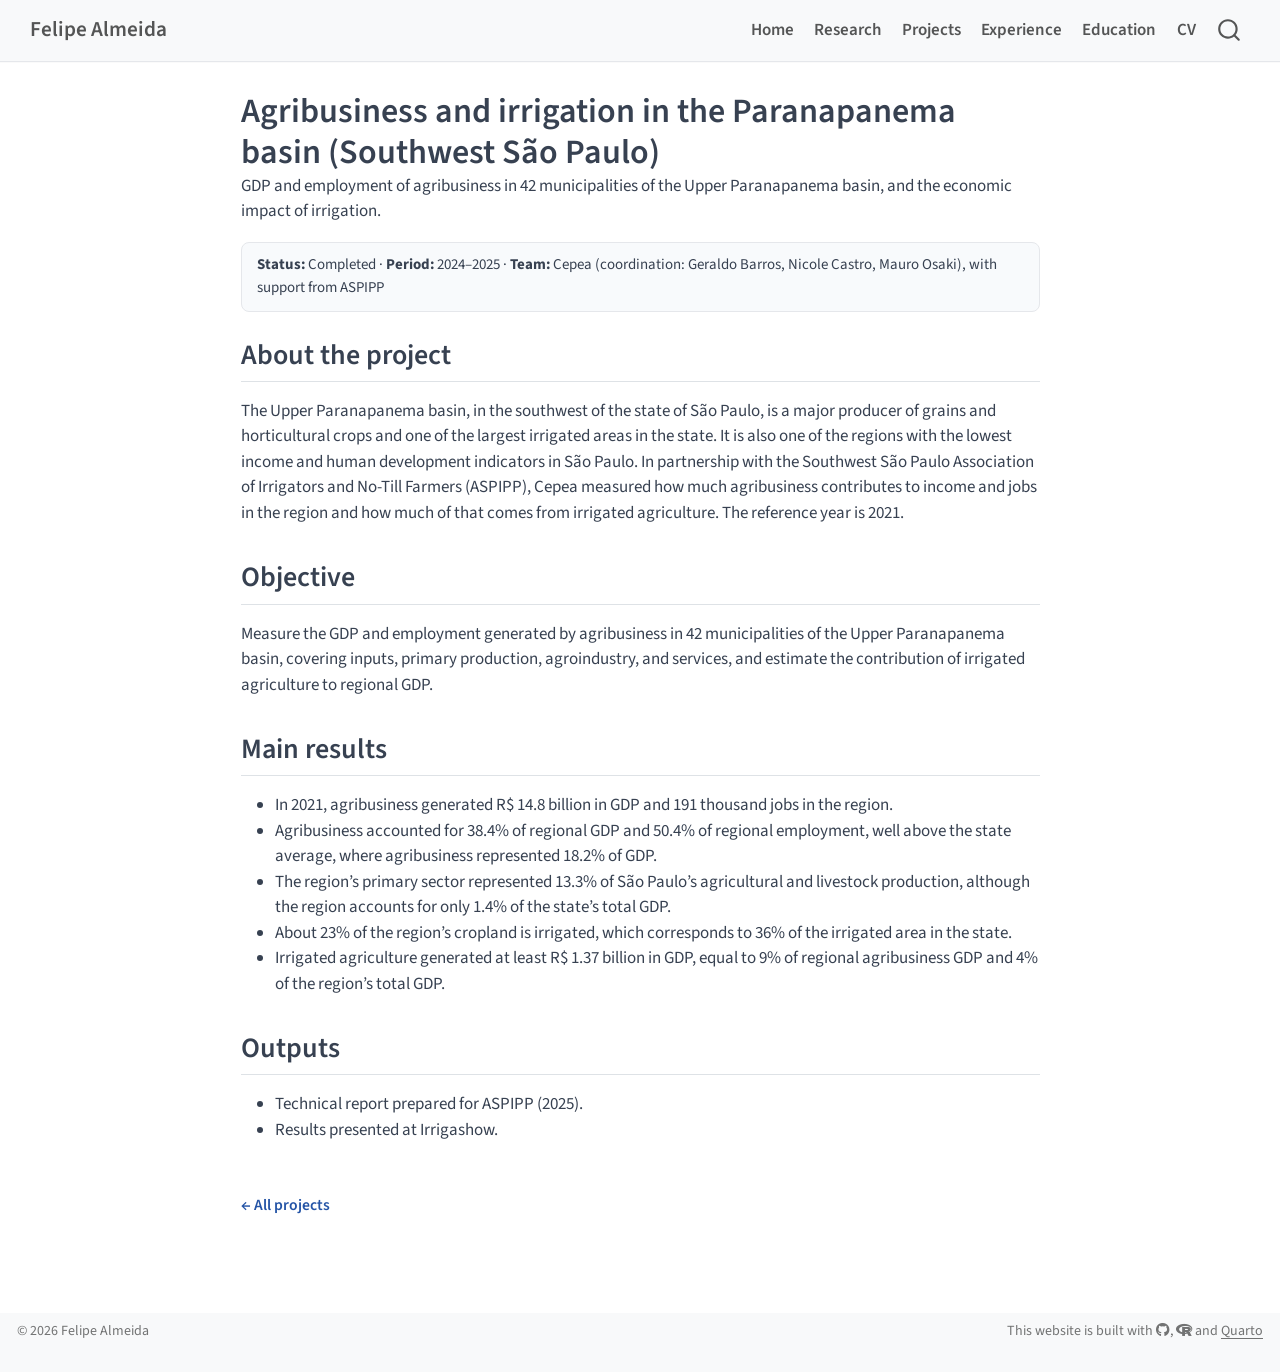
<file: docs/projects/sudoeste-paulista.html>
<!DOCTYPE html>
<html xmlns="http://www.w3.org/1999/xhtml" lang="en" xml:lang="en"><head>

<meta charset="utf-8">
<meta name="generator" content="quarto-1.6.39">

<meta name="viewport" content="width=device-width, initial-scale=1.0, user-scalable=yes">

<meta name="description" content="GDP and employment of agribusiness in 42 municipalities of the Upper Paranapanema basin, and the economic impact of irrigation.">

<title>Agribusiness and irrigation in the Paranapanema basin (Southwest São Paulo) – Felipe Almeida</title>
<style>
code{white-space: pre-wrap;}
span.smallcaps{font-variant: small-caps;}
div.columns{display: flex; gap: min(4vw, 1.5em);}
div.column{flex: auto; overflow-x: auto;}
div.hanging-indent{margin-left: 1.5em; text-indent: -1.5em;}
ul.task-list{list-style: none;}
ul.task-list li input[type="checkbox"] {
  width: 0.8em;
  margin: 0 0.8em 0.2em -1em; /* quarto-specific, see https://github.com/quarto-dev/quarto-cli/issues/4556 */ 
  vertical-align: middle;
}
.display.math{display: block; text-align: center; margin: 0.5rem auto;}
</style>


<script src="../site_libs/quarto-nav/quarto-nav.js"></script>
<script src="../site_libs/quarto-nav/headroom.min.js"></script>
<script src="../site_libs/clipboard/clipboard.min.js"></script>
<script src="../site_libs/quarto-search/autocomplete.umd.js"></script>
<script src="../site_libs/quarto-search/fuse.min.js"></script>
<script src="../site_libs/quarto-search/quarto-search.js"></script>
<meta name="quarto:offset" content="../">
<link href="../images/favicon.png" rel="icon" type="image/png">
<script src="../site_libs/quarto-html/quarto.js"></script>
<script src="../site_libs/quarto-html/popper.min.js"></script>
<script src="../site_libs/quarto-html/tippy.umd.min.js"></script>
<script src="../site_libs/quarto-html/anchor.min.js"></script>
<link href="../site_libs/quarto-html/tippy.css" rel="stylesheet">
<link href="../site_libs/quarto-html/quarto-syntax-highlighting-e26003cea8cd680ca0c55a263523d882.css" rel="stylesheet" id="quarto-text-highlighting-styles">
<script src="../site_libs/bootstrap/bootstrap.min.js"></script>
<link href="../site_libs/bootstrap/bootstrap-icons.css" rel="stylesheet">
<link href="../site_libs/bootstrap/bootstrap-f95efca093a1a11a1ff6b1787f15c966.min.css" rel="stylesheet" append-hash="true" id="quarto-bootstrap" data-mode="light">
<link href="../site_libs/quarto-contrib/fontawesome6-1.2.0/all.min.css" rel="stylesheet">
<link href="../site_libs/quarto-contrib/fontawesome6-1.2.0/latex-fontsize.css" rel="stylesheet">
<script id="quarto-search-options" type="application/json">{
  "location": "navbar",
  "copy-button": false,
  "collapse-after": 3,
  "panel-placement": "end",
  "type": "overlay",
  "limit": 50,
  "keyboard-shortcut": [
    "f",
    "/",
    "s"
  ],
  "show-item-context": false,
  "language": {
    "search-no-results-text": "No results",
    "search-matching-documents-text": "matching documents",
    "search-copy-link-title": "Copy link to search",
    "search-hide-matches-text": "Hide additional matches",
    "search-more-match-text": "more match in this document",
    "search-more-matches-text": "more matches in this document",
    "search-clear-button-title": "Clear",
    "search-text-placeholder": "",
    "search-detached-cancel-button-title": "Cancel",
    "search-submit-button-title": "Submit",
    "search-label": "Search"
  }
}</script>
<style>#title-block-header.quarto-title-block { display: block; }</style>


<link rel="stylesheet" href="../styles.css">
<meta property="og:title" content="Agribusiness and irrigation in the Paranapanema basin (Southwest São Paulo) – Felipe Almeida">
<meta property="og:description" content="GDP and employment of agribusiness in 42 municipalities of the Upper Paranapanema basin, and the economic impact of irrigation.">
<meta property="og:image" content="https://felipeeconomist.github.io/projects/images/profile.jpg">
<meta property="og:site_name" content="Felipe Almeida">
<meta name="twitter:title" content="Agribusiness and irrigation in the Paranapanema basin (Southwest São Paulo) – Felipe Almeida">
<meta name="twitter:description" content="GDP and employment of agribusiness in 42 municipalities of the Upper Paranapanema basin, and the economic impact of irrigation.">
<meta name="twitter:image" content="https://felipeeconomist.github.io/projects/images/profile.jpg">
<meta name="twitter:card" content="summary">
</head>

<body class="nav-fixed fullcontent">

<div id="quarto-search-results"></div>
  <header id="quarto-header" class="headroom fixed-top">
    <nav class="navbar navbar-expand-lg " data-bs-theme="dark">
      <div class="navbar-container container-fluid">
      <div class="navbar-brand-container mx-auto">
    <a class="navbar-brand" href="../index.html">
    <span class="navbar-title">Felipe Almeida</span>
    </a>
  </div>
            <div id="quarto-search" class="" title="Search"></div>
          <button class="navbar-toggler" type="button" data-bs-toggle="collapse" data-bs-target="#navbarCollapse" aria-controls="navbarCollapse" role="menu" aria-expanded="false" aria-label="Toggle navigation" onclick="if (window.quartoToggleHeadroom) { window.quartoToggleHeadroom(); }">
  <span class="navbar-toggler-icon"></span>
</button>
          <div class="collapse navbar-collapse" id="navbarCollapse">
            <ul class="navbar-nav navbar-nav-scroll ms-auto">
  <li class="nav-item">
    <a class="nav-link" href="../index.html"> 
<span class="menu-text">Home</span></a>
  </li>  
  <li class="nav-item">
    <a class="nav-link" href="../research.html"> 
<span class="menu-text">Research</span></a>
  </li>  
  <li class="nav-item">
    <a class="nav-link" href="../projects.html"> 
<span class="menu-text">Projects</span></a>
  </li>  
  <li class="nav-item">
    <a class="nav-link" href="../experience.html"> 
<span class="menu-text">Experience</span></a>
  </li>  
  <li class="nav-item">
    <a class="nav-link" href="../education.html"> 
<span class="menu-text">Education</span></a>
  </li>  
  <li class="nav-item">
    <a class="nav-link" href="../FelipeAlmeida-CV.pdf"> 
<span class="menu-text">CV</span></a>
  </li>  
</ul>
          </div> <!-- /navcollapse -->
            <div class="quarto-navbar-tools">
</div>
      </div> <!-- /container-fluid -->
    </nav>
</header>
<!-- content -->
<div id="quarto-content" class="quarto-container page-columns page-rows-contents page-layout-article page-navbar">
<!-- sidebar -->
<!-- margin-sidebar -->
    
<!-- main -->
<main class="content" id="quarto-document-content">

<header id="title-block-header" class="quarto-title-block default">
<div class="quarto-title">
<h1 class="title">Agribusiness and irrigation in the Paranapanema basin (Southwest São Paulo)</h1>
</div>

<div>
  <div class="description">
    GDP and employment of agribusiness in 42 municipalities of the Upper Paranapanema basin, and the economic impact of irrigation.
  </div>
</div>


<div class="quarto-title-meta">

    
  
    
  </div>
  


</header>


<div class="project-meta">
<p><strong>Status:</strong> Completed · <strong>Period:</strong> 2024–2025 · <strong>Team:</strong> Cepea (coordination: Geraldo Barros, Nicole Castro, Mauro Osaki), with support from ASPIPP</p>
</div>
<section id="about-the-project" class="level2">
<h2 class="anchored" data-anchor-id="about-the-project">About the project</h2>
<p>The Upper Paranapanema basin, in the southwest of the state of São Paulo, is a major producer of grains and horticultural crops and one of the largest irrigated areas in the state. It is also one of the regions with the lowest income and human development indicators in São Paulo. In partnership with the Southwest São Paulo Association of Irrigators and No-Till Farmers (ASPIPP), Cepea measured how much agribusiness contributes to income and jobs in the region and how much of that comes from irrigated agriculture. The reference year is 2021.</p>
</section>
<section id="objective" class="level2">
<h2 class="anchored" data-anchor-id="objective">Objective</h2>
<p>Measure the GDP and employment generated by agribusiness in 42 municipalities of the Upper Paranapanema basin, covering inputs, primary production, agroindustry, and services, and estimate the contribution of irrigated agriculture to regional GDP.</p>
</section>
<section id="main-results" class="level2">
<h2 class="anchored" data-anchor-id="main-results">Main results</h2>
<ul>
<li>In 2021, agribusiness generated R$ 14.8 billion in GDP and 191 thousand jobs in the region.</li>
<li>Agribusiness accounted for 38.4% of regional GDP and 50.4% of regional employment, well above the state average, where agribusiness represented 18.2% of GDP.</li>
<li>The region’s primary sector represented 13.3% of São Paulo’s agricultural and livestock production, although the region accounts for only 1.4% of the state’s total GDP.</li>
<li>About 23% of the region’s cropland is irrigated, which corresponds to 36% of the irrigated area in the state.</li>
<li>Irrigated agriculture generated at least R$ 1.37 billion in GDP, equal to 9% of regional agribusiness GDP and 4% of the region’s total GDP.</li>
</ul>
</section>
<section id="outputs" class="level2">
<h2 class="anchored" data-anchor-id="outputs">Outputs</h2>
<ul>
<li>Technical report prepared for ASPIPP (2025).</li>
<li>Results presented at Irrigashow.</li>
</ul>
<p><a href="../projects.html" class="back-link">← All projects</a></p>


</section>

</main> <!-- /main -->
<script id="quarto-html-after-body" type="application/javascript">
window.document.addEventListener("DOMContentLoaded", function (event) {
  const toggleBodyColorMode = (bsSheetEl) => {
    const mode = bsSheetEl.getAttribute("data-mode");
    const bodyEl = window.document.querySelector("body");
    if (mode === "dark") {
      bodyEl.classList.add("quarto-dark");
      bodyEl.classList.remove("quarto-light");
    } else {
      bodyEl.classList.add("quarto-light");
      bodyEl.classList.remove("quarto-dark");
    }
  }
  const toggleBodyColorPrimary = () => {
    const bsSheetEl = window.document.querySelector("link#quarto-bootstrap");
    if (bsSheetEl) {
      toggleBodyColorMode(bsSheetEl);
    }
  }
  toggleBodyColorPrimary();  
  const icon = "";
  const anchorJS = new window.AnchorJS();
  anchorJS.options = {
    placement: 'right',
    icon: icon
  };
  anchorJS.add('.anchored');
  const isCodeAnnotation = (el) => {
    for (const clz of el.classList) {
      if (clz.startsWith('code-annotation-')) {                     
        return true;
      }
    }
    return false;
  }
  const onCopySuccess = function(e) {
    // button target
    const button = e.trigger;
    // don't keep focus
    button.blur();
    // flash "checked"
    button.classList.add('code-copy-button-checked');
    var currentTitle = button.getAttribute("title");
    button.setAttribute("title", "Copied!");
    let tooltip;
    if (window.bootstrap) {
      button.setAttribute("data-bs-toggle", "tooltip");
      button.setAttribute("data-bs-placement", "left");
      button.setAttribute("data-bs-title", "Copied!");
      tooltip = new bootstrap.Tooltip(button, 
        { trigger: "manual", 
          customClass: "code-copy-button-tooltip",
          offset: [0, -8]});
      tooltip.show();    
    }
    setTimeout(function() {
      if (tooltip) {
        tooltip.hide();
        button.removeAttribute("data-bs-title");
        button.removeAttribute("data-bs-toggle");
        button.removeAttribute("data-bs-placement");
      }
      button.setAttribute("title", currentTitle);
      button.classList.remove('code-copy-button-checked');
    }, 1000);
    // clear code selection
    e.clearSelection();
  }
  const getTextToCopy = function(trigger) {
      const codeEl = trigger.previousElementSibling.cloneNode(true);
      for (const childEl of codeEl.children) {
        if (isCodeAnnotation(childEl)) {
          childEl.remove();
        }
      }
      return codeEl.innerText;
  }
  const clipboard = new window.ClipboardJS('.code-copy-button:not([data-in-quarto-modal])', {
    text: getTextToCopy
  });
  clipboard.on('success', onCopySuccess);
  if (window.document.getElementById('quarto-embedded-source-code-modal')) {
    const clipboardModal = new window.ClipboardJS('.code-copy-button[data-in-quarto-modal]', {
      text: getTextToCopy,
      container: window.document.getElementById('quarto-embedded-source-code-modal')
    });
    clipboardModal.on('success', onCopySuccess);
  }
    var localhostRegex = new RegExp(/^(?:http|https):\/\/localhost\:?[0-9]*\//);
    var mailtoRegex = new RegExp(/^mailto:/);
      var filterRegex = new RegExp("https:\/\/felipeeconomist\.github\.io");
    var isInternal = (href) => {
        return filterRegex.test(href) || localhostRegex.test(href) || mailtoRegex.test(href);
    }
    // Inspect non-navigation links and adorn them if external
 	var links = window.document.querySelectorAll('a[href]:not(.nav-link):not(.navbar-brand):not(.toc-action):not(.sidebar-link):not(.sidebar-item-toggle):not(.pagination-link):not(.no-external):not([aria-hidden]):not(.dropdown-item):not(.quarto-navigation-tool):not(.about-link)');
    for (var i=0; i<links.length; i++) {
      const link = links[i];
      if (!isInternal(link.href)) {
        // undo the damage that might have been done by quarto-nav.js in the case of
        // links that we want to consider external
        if (link.dataset.originalHref !== undefined) {
          link.href = link.dataset.originalHref;
        }
          // target, if specified
          link.setAttribute("target", "_blank");
          if (link.getAttribute("rel") === null) {
            link.setAttribute("rel", "noopener");
          }
      }
    }
  function tippyHover(el, contentFn, onTriggerFn, onUntriggerFn) {
    const config = {
      allowHTML: true,
      maxWidth: 500,
      delay: 100,
      arrow: false,
      appendTo: function(el) {
          return el.parentElement;
      },
      interactive: true,
      interactiveBorder: 10,
      theme: 'quarto',
      placement: 'bottom-start',
    };
    if (contentFn) {
      config.content = contentFn;
    }
    if (onTriggerFn) {
      config.onTrigger = onTriggerFn;
    }
    if (onUntriggerFn) {
      config.onUntrigger = onUntriggerFn;
    }
    window.tippy(el, config); 
  }
  const noterefs = window.document.querySelectorAll('a[role="doc-noteref"]');
  for (var i=0; i<noterefs.length; i++) {
    const ref = noterefs[i];
    tippyHover(ref, function() {
      // use id or data attribute instead here
      let href = ref.getAttribute('data-footnote-href') || ref.getAttribute('href');
      try { href = new URL(href).hash; } catch {}
      const id = href.replace(/^#\/?/, "");
      const note = window.document.getElementById(id);
      if (note) {
        return note.innerHTML;
      } else {
        return "";
      }
    });
  }
  const xrefs = window.document.querySelectorAll('a.quarto-xref');
  const processXRef = (id, note) => {
    // Strip column container classes
    const stripColumnClz = (el) => {
      el.classList.remove("page-full", "page-columns");
      if (el.children) {
        for (const child of el.children) {
          stripColumnClz(child);
        }
      }
    }
    stripColumnClz(note)
    if (id === null || id.startsWith('sec-')) {
      // Special case sections, only their first couple elements
      const container = document.createElement("div");
      if (note.children && note.children.length > 2) {
        container.appendChild(note.children[0].cloneNode(true));
        for (let i = 1; i < note.children.length; i++) {
          const child = note.children[i];
          if (child.tagName === "P" && child.innerText === "") {
            continue;
          } else {
            container.appendChild(child.cloneNode(true));
            break;
          }
        }
        if (window.Quarto?.typesetMath) {
          window.Quarto.typesetMath(container);
        }
        return container.innerHTML
      } else {
        if (window.Quarto?.typesetMath) {
          window.Quarto.typesetMath(note);
        }
        return note.innerHTML;
      }
    } else {
      // Remove any anchor links if they are present
      const anchorLink = note.querySelector('a.anchorjs-link');
      if (anchorLink) {
        anchorLink.remove();
      }
      if (window.Quarto?.typesetMath) {
        window.Quarto.typesetMath(note);
      }
      if (note.classList.contains("callout")) {
        return note.outerHTML;
      } else {
        return note.innerHTML;
      }
    }
  }
  for (var i=0; i<xrefs.length; i++) {
    const xref = xrefs[i];
    tippyHover(xref, undefined, function(instance) {
      instance.disable();
      let url = xref.getAttribute('href');
      let hash = undefined; 
      if (url.startsWith('#')) {
        hash = url;
      } else {
        try { hash = new URL(url).hash; } catch {}
      }
      if (hash) {
        const id = hash.replace(/^#\/?/, "");
        const note = window.document.getElementById(id);
        if (note !== null) {
          try {
            const html = processXRef(id, note.cloneNode(true));
            instance.setContent(html);
          } finally {
            instance.enable();
            instance.show();
          }
        } else {
          // See if we can fetch this
          fetch(url.split('#')[0])
          .then(res => res.text())
          .then(html => {
            const parser = new DOMParser();
            const htmlDoc = parser.parseFromString(html, "text/html");
            const note = htmlDoc.getElementById(id);
            if (note !== null) {
              const html = processXRef(id, note);
              instance.setContent(html);
            } 
          }).finally(() => {
            instance.enable();
            instance.show();
          });
        }
      } else {
        // See if we can fetch a full url (with no hash to target)
        // This is a special case and we should probably do some content thinning / targeting
        fetch(url)
        .then(res => res.text())
        .then(html => {
          const parser = new DOMParser();
          const htmlDoc = parser.parseFromString(html, "text/html");
          const note = htmlDoc.querySelector('main.content');
          if (note !== null) {
            // This should only happen for chapter cross references
            // (since there is no id in the URL)
            // remove the first header
            if (note.children.length > 0 && note.children[0].tagName === "HEADER") {
              note.children[0].remove();
            }
            const html = processXRef(null, note);
            instance.setContent(html);
          } 
        }).finally(() => {
          instance.enable();
          instance.show();
        });
      }
    }, function(instance) {
    });
  }
      let selectedAnnoteEl;
      const selectorForAnnotation = ( cell, annotation) => {
        let cellAttr = 'data-code-cell="' + cell + '"';
        let lineAttr = 'data-code-annotation="' +  annotation + '"';
        const selector = 'span[' + cellAttr + '][' + lineAttr + ']';
        return selector;
      }
      const selectCodeLines = (annoteEl) => {
        const doc = window.document;
        const targetCell = annoteEl.getAttribute("data-target-cell");
        const targetAnnotation = annoteEl.getAttribute("data-target-annotation");
        const annoteSpan = window.document.querySelector(selectorForAnnotation(targetCell, targetAnnotation));
        const lines = annoteSpan.getAttribute("data-code-lines").split(",");
        const lineIds = lines.map((line) => {
          return targetCell + "-" + line;
        })
        let top = null;
        let height = null;
        let parent = null;
        if (lineIds.length > 0) {
            //compute the position of the single el (top and bottom and make a div)
            const el = window.document.getElementById(lineIds[0]);
            top = el.offsetTop;
            height = el.offsetHeight;
            parent = el.parentElement.parentElement;
          if (lineIds.length > 1) {
            const lastEl = window.document.getElementById(lineIds[lineIds.length - 1]);
            const bottom = lastEl.offsetTop + lastEl.offsetHeight;
            height = bottom - top;
          }
          if (top !== null && height !== null && parent !== null) {
            // cook up a div (if necessary) and position it 
            let div = window.document.getElementById("code-annotation-line-highlight");
            if (div === null) {
              div = window.document.createElement("div");
              div.setAttribute("id", "code-annotation-line-highlight");
              div.style.position = 'absolute';
              parent.appendChild(div);
            }
            div.style.top = top - 2 + "px";
            div.style.height = height + 4 + "px";
            div.style.left = 0;
            let gutterDiv = window.document.getElementById("code-annotation-line-highlight-gutter");
            if (gutterDiv === null) {
              gutterDiv = window.document.createElement("div");
              gutterDiv.setAttribute("id", "code-annotation-line-highlight-gutter");
              gutterDiv.style.position = 'absolute';
              const codeCell = window.document.getElementById(targetCell);
              const gutter = codeCell.querySelector('.code-annotation-gutter');
              gutter.appendChild(gutterDiv);
            }
            gutterDiv.style.top = top - 2 + "px";
            gutterDiv.style.height = height + 4 + "px";
          }
          selectedAnnoteEl = annoteEl;
        }
      };
      const unselectCodeLines = () => {
        const elementsIds = ["code-annotation-line-highlight", "code-annotation-line-highlight-gutter"];
        elementsIds.forEach((elId) => {
          const div = window.document.getElementById(elId);
          if (div) {
            div.remove();
          }
        });
        selectedAnnoteEl = undefined;
      };
        // Handle positioning of the toggle
    window.addEventListener(
      "resize",
      throttle(() => {
        elRect = undefined;
        if (selectedAnnoteEl) {
          selectCodeLines(selectedAnnoteEl);
        }
      }, 10)
    );
    function throttle(fn, ms) {
    let throttle = false;
    let timer;
      return (...args) => {
        if(!throttle) { // first call gets through
            fn.apply(this, args);
            throttle = true;
        } else { // all the others get throttled
            if(timer) clearTimeout(timer); // cancel #2
            timer = setTimeout(() => {
              fn.apply(this, args);
              timer = throttle = false;
            }, ms);
        }
      };
    }
      // Attach click handler to the DT
      const annoteDls = window.document.querySelectorAll('dt[data-target-cell]');
      for (const annoteDlNode of annoteDls) {
        annoteDlNode.addEventListener('click', (event) => {
          const clickedEl = event.target;
          if (clickedEl !== selectedAnnoteEl) {
            unselectCodeLines();
            const activeEl = window.document.querySelector('dt[data-target-cell].code-annotation-active');
            if (activeEl) {
              activeEl.classList.remove('code-annotation-active');
            }
            selectCodeLines(clickedEl);
            clickedEl.classList.add('code-annotation-active');
          } else {
            // Unselect the line
            unselectCodeLines();
            clickedEl.classList.remove('code-annotation-active');
          }
        });
      }
  const findCites = (el) => {
    const parentEl = el.parentElement;
    if (parentEl) {
      const cites = parentEl.dataset.cites;
      if (cites) {
        return {
          el,
          cites: cites.split(' ')
        };
      } else {
        return findCites(el.parentElement)
      }
    } else {
      return undefined;
    }
  };
  var bibliorefs = window.document.querySelectorAll('a[role="doc-biblioref"]');
  for (var i=0; i<bibliorefs.length; i++) {
    const ref = bibliorefs[i];
    const citeInfo = findCites(ref);
    if (citeInfo) {
      tippyHover(citeInfo.el, function() {
        var popup = window.document.createElement('div');
        citeInfo.cites.forEach(function(cite) {
          var citeDiv = window.document.createElement('div');
          citeDiv.classList.add('hanging-indent');
          citeDiv.classList.add('csl-entry');
          var biblioDiv = window.document.getElementById('ref-' + cite);
          if (biblioDiv) {
            citeDiv.innerHTML = biblioDiv.innerHTML;
          }
          popup.appendChild(citeDiv);
        });
        return popup.innerHTML;
      });
    }
  }
});
</script>
</div> <!-- /content -->
<footer class="footer">
  <div class="nav-footer">
    <div class="nav-footer-left">
<p>© 2026 Felipe Almeida</p>
</div>   
    <div class="nav-footer-center">
      &nbsp;
    </div>
    <div class="nav-footer-right">
<p>This website is built with <a href="https://github.com/felipeeconomist/felipeeconomist.github.io" target="_blank"><i class="fa-brands fa-github" title="GitHub octocat logo" aria-label="github"></i></a>, <a href="https://www.r-project.org/about.html" target="_blank"><i class="fa-brands fa-r-project" title="R Project" aria-label="r-project"></i></a> and <a href="https://quarto.org/" target="_blank">Quarto</a></p>
</div>
  </div>
</footer>




</body></html>
</file>
<file: docs/site_libs/quarto-html/tippy.css>
.tippy-box[data-animation=fade][data-state=hidden]{opacity:0}[data-tippy-root]{max-width:calc(100vw - 10px)}.tippy-box{position:relative;background-color:#333;color:#fff;border-radius:4px;font-size:14px;line-height:1.4;white-space:normal;outline:0;transition-property:transform,visibility,opacity}.tippy-box[data-placement^=top]>.tippy-arrow{bottom:0}.tippy-box[data-placement^=top]>.tippy-arrow:before{bottom:-7px;left:0;border-width:8px 8px 0;border-top-color:initial;transform-origin:center top}.tippy-box[data-placement^=bottom]>.tippy-arrow{top:0}.tippy-box[data-placement^=bottom]>.tippy-arrow:before{top:-7px;left:0;border-width:0 8px 8px;border-bottom-color:initial;transform-origin:center bottom}.tippy-box[data-placement^=left]>.tippy-arrow{right:0}.tippy-box[data-placement^=left]>.tippy-arrow:before{border-width:8px 0 8px 8px;border-left-color:initial;right:-7px;transform-origin:center left}.tippy-box[data-placement^=right]>.tippy-arrow{left:0}.tippy-box[data-placement^=right]>.tippy-arrow:before{left:-7px;border-width:8px 8px 8px 0;border-right-color:initial;transform-origin:center right}.tippy-box[data-inertia][data-state=visible]{transition-timing-function:cubic-bezier(.54,1.5,.38,1.11)}.tippy-arrow{width:16px;height:16px;color:#333}.tippy-arrow:before{content:"";position:absolute;border-color:transparent;border-style:solid}.tippy-content{position:relative;padding:5px 9px;z-index:1}
</file>
<file: docs/site_libs/quarto-html/quarto-syntax-highlighting-e26003cea8cd680ca0c55a263523d882.css>
/* quarto syntax highlight colors */
:root {
  --quarto-hl-ot-color: #003B4F;
  --quarto-hl-at-color: #657422;
  --quarto-hl-ss-color: #20794D;
  --quarto-hl-an-color: #5E5E5E;
  --quarto-hl-fu-color: #4758AB;
  --quarto-hl-st-color: #20794D;
  --quarto-hl-cf-color: #003B4F;
  --quarto-hl-op-color: #5E5E5E;
  --quarto-hl-er-color: #AD0000;
  --quarto-hl-bn-color: #AD0000;
  --quarto-hl-al-color: #AD0000;
  --quarto-hl-va-color: #111111;
  --quarto-hl-bu-color: inherit;
  --quarto-hl-ex-color: inherit;
  --quarto-hl-pp-color: #AD0000;
  --quarto-hl-in-color: #5E5E5E;
  --quarto-hl-vs-color: #20794D;
  --quarto-hl-wa-color: #5E5E5E;
  --quarto-hl-do-color: #5E5E5E;
  --quarto-hl-im-color: #00769E;
  --quarto-hl-ch-color: #20794D;
  --quarto-hl-dt-color: #AD0000;
  --quarto-hl-fl-color: #AD0000;
  --quarto-hl-co-color: #5E5E5E;
  --quarto-hl-cv-color: #5E5E5E;
  --quarto-hl-cn-color: #8f5902;
  --quarto-hl-sc-color: #5E5E5E;
  --quarto-hl-dv-color: #AD0000;
  --quarto-hl-kw-color: #003B4F;
}

/* other quarto variables */
:root {
  --quarto-font-monospace: SFMono-Regular, Menlo, Monaco, Consolas, "Liberation Mono", "Courier New", monospace;
}

pre > code.sourceCode > span {
  color: #003B4F;
}

code span {
  color: #003B4F;
}

code.sourceCode > span {
  color: #003B4F;
}

div.sourceCode,
div.sourceCode pre.sourceCode {
  color: #003B4F;
}

code span.ot {
  color: #003B4F;
  font-style: inherit;
}

code span.at {
  color: #657422;
  font-style: inherit;
}

code span.ss {
  color: #20794D;
  font-style: inherit;
}

code span.an {
  color: #5E5E5E;
  font-style: inherit;
}

code span.fu {
  color: #4758AB;
  font-style: inherit;
}

code span.st {
  color: #20794D;
  font-style: inherit;
}

code span.cf {
  color: #003B4F;
  font-weight: bold;
  font-style: inherit;
}

code span.op {
  color: #5E5E5E;
  font-style: inherit;
}

code span.er {
  color: #AD0000;
  font-style: inherit;
}

code span.bn {
  color: #AD0000;
  font-style: inherit;
}

code span.al {
  color: #AD0000;
  font-style: inherit;
}

code span.va {
  color: #111111;
  font-style: inherit;
}

code span.bu {
  font-style: inherit;
}

code span.ex {
  font-style: inherit;
}

code span.pp {
  color: #AD0000;
  font-style: inherit;
}

code span.in {
  color: #5E5E5E;
  font-style: inherit;
}

code span.vs {
  color: #20794D;
  font-style: inherit;
}

code span.wa {
  color: #5E5E5E;
  font-style: italic;
}

code span.do {
  color: #5E5E5E;
  font-style: italic;
}

code span.im {
  color: #00769E;
  font-style: inherit;
}

code span.ch {
  color: #20794D;
  font-style: inherit;
}

code span.dt {
  color: #AD0000;
  font-style: inherit;
}

code span.fl {
  color: #AD0000;
  font-style: inherit;
}

code span.co {
  color: #5E5E5E;
  font-style: inherit;
}

code span.cv {
  color: #5E5E5E;
  font-style: italic;
}

code span.cn {
  color: #8f5902;
  font-style: inherit;
}

code span.sc {
  color: #5E5E5E;
  font-style: inherit;
}

code span.dv {
  color: #AD0000;
  font-style: inherit;
}

code span.kw {
  color: #003B4F;
  font-weight: bold;
  font-style: inherit;
}

.prevent-inlining {
  content: "</";
}

/*# sourceMappingURL=e90e9ab646ea9b1aaa61e089606e0f97.css.map */
</file>
<file: docs/site_libs/quarto-contrib/fontawesome6-1.2.0/latex-fontsize.css>
.fa-tiny {
  font-size: 0.5em;
}
.fa-scriptsize {
  font-size: 0.7em;
}
.fa-footnotesize {
  font-size: 0.8em;
}
.fa-small {
  font-size: 0.9em;
}
.fa-normalsize {
  font-size: 1em;
}
.fa-large {
  font-size: 1.2em;
}
.fa-Large {
  font-size: 1.5em;
}
.fa-LARGE {
  font-size: 1.75em;
}
.fa-huge {
  font-size: 2em;
}
.fa-Huge {
  font-size: 2.5em;
}
</file>
<file: docs/styles.css>
/* ============================================================
   Custom styles for the whole site.
   Loaded after the Cosmo theme (see _quarto.yml), so rules here
   override the theme. Sections follow the order of the pages:
   global → layout → home → projects → events → education →
   research → experience → mobile adjustments.
   ============================================================ */

/* ─── Design tokens ─────────────────────────
   Colors and fonts used everywhere. Change a value here to
   update it across the whole site. */

:root {
  --font-head: "Source Sans Pro", system-ui, -apple-system, BlinkMacSystemFont, "Segoe UI", sans-serif;
  --font-body: "Source Sans Pro", system-ui, -apple-system, BlinkMacSystemFont, "Segoe UI", sans-serif;
  --ink: #111827;
  --ink-2: #374151;
  --muted: #6b7280;
  --border: #e5e7eb;
  --surface: #ffffff;
  --surface-soft: #f8fafc;
  --accent: #d00000;
  --accent-soft: #f8eef2;
  --link: #2454a6;
}

/* ─── Global ───────────────────────── */

body {
  color: var(--ink-2);
  font-family: var(--font-body);
  background: #fff;
}

a {
  color: var(--link);
}

/* Hide Quarto's automatic page title: the pages draw their own headings.
   Project pages turn it back on in projects/_metadata.yml. */
.quarto-title-block,
#title-block-header {
  display: none;
}

/* Top menu */
.navbar {
  border-bottom: 1px solid var(--border);
  box-shadow: 0 1px 0 rgba(17, 24, 39, 0.02);
}

.navbar-brand,
.navbar-nav .nav-link {
  font-family: var(--font-head);
  font-weight: 600;
}

/* ─── Layout ───────────────────────── */

/* Content column: at most 1040px wide, centered.
   width: 100% keeps pages with little text (e.g. Projects) from shrinking. */
.page-columns .content {
  width: 100%;
  max-width: 1040px;
  margin-inline: auto;
}

/* Spacing above the Research Interests block on the home page */
.site-section {
  margin-top: 2.1rem;
}

/* Thin gray line between sections (<hr class="section-rule">) */
.section-rule {
  border: none;
  border-top: 1px solid var(--border);
  margin: 2rem 0;
}

/* Section headings with a dark underline (e.g. "Education", "Projects") */
.section-title {
  margin: 0 0 0.95rem 0;
  padding-bottom: 0.35rem;
  border-bottom: 1px solid var(--ink);
  color: var(--ink);
  font-family: var(--font-head);
  font-size: 1.38rem;
  font-weight: 700;
  line-height: 1.25;
}

/* ─── Home: hero (photo + name + summary) ───────────────────────── */

/* Two columns side by side; they stack when the screen is narrow (flex-wrap) */
.hero {
  display: flex;
  align-items: flex-start;
  gap: 2.4rem;
  flex-wrap: wrap;
  padding: 2.2rem 0 0.5rem;
}

.hero-media {
  flex-shrink: 0;
  text-align: center;
}

.hero-photo {
  width: 162px;
  height: 162px;
  border-radius: 50%;
  object-fit: cover;
  border: 1px solid var(--ink);
  box-shadow: 0 10px 28px rgba(17, 24, 39, 0.08);
}

/* Row of round profile icons under the photo */
.social-links {
  display: flex;
  justify-content: center;
  gap: 0.78rem;
  margin-top: 0.82rem;
}

.social-links a {
  display: inline-flex;
  width: 28px;
  height: 28px;
  align-items: center;
  justify-content: center;
  border: 1px solid var(--border);
  border-radius: 999px;
  color: var(--ink);
  background: var(--surface);
  text-decoration: none;
  transition:
    border-color 0.2s ease,
    transform 0.2s ease;
}

.social-links a:hover {
  border-color: var(--accent);
  transform: translateY(-1px);
}

/* Icon size inside each circle (Bootstrap Icons and Font Awesome) */
.social-links .bi,
.social-links .fa-brands {
  font-size: 16px;
  line-height: 1;
}

.hero-content {
  flex: 1;
  min-width: 270px;
}

.hero-name {
  margin: 0 0 0.2rem;
  color: var(--ink);
  font-family: var(--font-head);
  font-size: 2.05rem;
  font-weight: 700;
  line-height: 1.15;
}

.hero-role {
  margin: 0;
  color: var(--ink-2);
  font-size: 1.06rem;
}

.hero-affiliation {
  margin: 0.12rem 0 0;
  color: var(--accent);
  font-size: 1rem;
  font-weight: 600;
}

.hero-summary {
  margin-top: 1.1rem;
  color: var(--ink-2);
  font-size: 0.98rem;
  line-height: 1.78;
}

/* Small uppercase label above a block (e.g. "RESEARCH INTERESTS", "FEATURED PAPER") */
.eyebrow {
  margin-bottom: 0.42rem;
  color: var(--muted);
  font-size: 0.82rem;
  font-weight: 700;
  letter-spacing: 0.06em;
  text-transform: uppercase;
}

/* Rows of pills (research interests) and buttons (Download CV) */
.tag-list,
.action-list {
  display: flex;
  flex-wrap: wrap;
  gap: 0.52rem;
}

/* One research-interest pill */
.tag {
  padding: 0.34rem 0.72rem;
  border: 1px solid var(--border);
  border-radius: 999px;
  background: var(--surface-soft);
  color: var(--ink-2);
  font-size: 0.84rem;
}

.action-list {
  margin-top: 1.25rem;
}

/* Outlined button ("Download CV", "Go to the home page") */
.button-outline {
  display: inline-flex;
  align-items: center;
  justify-content: center;
  padding: 0.5rem 1.15rem;
  border: 1.5px solid var(--ink);
  border-radius: 6px;
  background: var(--surface);
  color: var(--ink);
  font-size: 0.9rem;
  font-weight: 700;
  text-decoration: none;
  transition:
    background 0.2s ease,
    border-color 0.2s ease,
    color 0.2s ease;
}

.button-outline:hover {
  border-color: var(--accent);
  color: var(--accent);
  text-decoration: none;
}

/* ─── Project cards (home page and Projects page) ─────────────────
   Generated by _templates/project-cards.ejs. */

/* Responsive grid: as many 220px+ columns as fit the width */
.projects-grid {
  display: grid;
  grid-template-columns: repeat(auto-fit, minmax(220px, 1fr));
  gap: 1rem;
  margin-top: 1rem;
}

.project-card {
  padding: 1.25rem;
  border: 1px solid var(--border);
  border-top: 3px solid #c9ced6;
  border-radius: 8px;
  background: var(--surface);
}

.project-card h3 {
  margin-top: 0;
  font-weight: 700;
  color: var(--ink);
  font-size: 1rem;
  line-height: 1.35;
}

.project-card p {
  margin: 0;
  color: var(--muted);
  font-size: 0.92rem;
  line-height: 1.55;
}

.project-card h3 a,
.featured-card h3 a {
  color: var(--ink);
  font-weight: inherit;
  text-decoration: none;
}

.project-card h3 a:hover,
.featured-card h3 a:hover {
  color: var(--accent);
  text-decoration: underline;
}

.project-card .project-period {
  margin-top: 0.6rem;
  font-size: 0.82rem;
}

/* Status badge at the top of a card (e.g. "Completed", "Dissertation chapter") */
.project-status {
  display: inline-block;
  margin-bottom: 0.6rem;
  padding: 0.15rem 0.55rem;
  border: 1px solid var(--border);
  border-radius: 999px;
  background: var(--surface-soft);
  color: var(--ink-2);
  font-size: 0.72rem;
  font-weight: 600;
  letter-spacing: 0.02em;
}

/* ─── Featured project ─────────────────────────
   Large card on the home page, generated by _templates/featured-project.ejs. */

.featured-card {
  margin-top: 1rem;
  padding: 1.25rem 1.4rem;
  border: 1px solid var(--border);
  border-left: 4px solid var(--accent);
  border-radius: 8px;
  background: var(--surface-soft);
}

.featured-card h3 {
  margin: 0 0 0.5rem;
  font-weight: 700;
  font-size: 1.12rem;
  line-height: 1.35;
}

.featured-card p {
  margin: 0 0 0.7rem;
  color: var(--ink-2);
  font-size: 0.94rem;
  line-height: 1.6;
}

.featured-card .project-status {
  margin-bottom: 0;
}

/* "See all projects →" link under the home page cards */
.see-all {
  margin-top: 1rem;
  font-size: 0.92rem;
  font-weight: 600;
}

.see-all a {
  text-decoration: none;
}

.see-all a:hover {
  text-decoration: underline;
}

/* Gray introductory sentence under a page heading */
.page-intro {
  color: var(--muted);
  font-size: 0.95rem;
}

/* ─── Project pages ───────────────────────── */

/* Gray box with Status · Period · Team at the top of each project page */
.project-meta {
  margin: 0 0 1.5rem;
  padding: 0.7rem 0.9rem;
  border: 1px solid var(--border);
  border-radius: 8px;
  background: var(--surface-soft);
  color: var(--ink-2);
  font-size: 0.88rem;
}

.project-meta p {
  margin: 0;
}

/* Spacing on the 404 page */
.not-found {
  padding: 2rem 0 3rem;
}

/* "← All projects" link at the end of each project page */
.back-link {
  display: inline-block;
  margin-top: 2rem;
  font-size: 0.92rem;
  font-weight: 600;
  text-decoration: none;
}

/* ─── Events Section ─────────────────────────
   "Recent Events" on the home page (green conference cards). */

#events {
  padding-bottom: 2rem;
}

#events .section-title {
  margin-bottom: 0.7rem;
}

/* ─── Events Grid ───────────────────────── */

.events-grid {
  display: grid;
  gap: 0.65rem;
}

/* ─── Event Cards ───────────────────────── */

.event-card {
  border-radius: 8px;

  padding: 0.8rem 0.95rem;

  transition:
    transform 0.2s ease,
    box-shadow 0.2s ease;
}

.event-card:hover {
  transform: translateY(-2px);

  box-shadow:
    0 6px 18px rgba(0,0,0,0.05);
}

/* ─── Conference Cards ───────────────────────── */

.conference-card {
  background: #f3faf5;
  border: 1px solid #d7ecdd;
}

/* ─── Reset Margins ───────────────────────── */

.event-card h3,
.event-card p,
.event-card ul {
  margin-top: 0;
}

/* ─── Event Date ───────────────────────── */

.event-date {
  font-family: var(--font-head);

  font-size: 0.72rem;
  font-weight: 700;

  margin-bottom: 0.25rem;

  text-transform: uppercase;
  letter-spacing: 0.08em;
}

/* Conference Date */

.conference-card .event-date {
  color: #247a43;
}

/* ─── Event Type Pill ───────────────────────── */

.event-type {
  display: inline-block;

  margin-bottom: 0.45rem;
  padding: 0.18rem 0.55rem;

  border-radius: 999px;

  font-family: var(--font-head);
  font-size: 0.56rem;
  font-weight: 700;

  text-transform: uppercase;
  letter-spacing: 0.08em;
}

/* Conference Pill */

.conference-card .event-type {
  background: #daf0df;
  color: #247a43;
}

/* ─── Event Title ───────────────────────── */

.event-title {
  font-family: var(--font-head);

  font-size: 1rem;
  font-weight: 700;

  color: var(--ink);

  margin-top: 0;
  margin-bottom: 0.2rem;

  line-height: 1.3;
}

/* ─── Event Location ───────────────────────── */

.event-location {
  color: var(--ink-2);

  line-height: 1.45;

  font-size: 0.9rem;

  margin-bottom: 0;
}

.event-location {
  margin-bottom: 0.45rem;
}

/* ─── Papers ───────────────────────── */

.event-papers {
  display: grid;
  gap: 0.45rem;

  margin-top: 0.55rem;
}

.paper-item {
  padding: 0.55rem 0.7rem;

  background: rgba(255,255,255,0.55);

  border-radius: 8px;
}

.paper-item p {
  margin: 0;

  font-size: 0.87rem;
  line-height: 1.42;

  color: var(--ink-2);
}

/* ─── Paper Labels ───────────────────────── */

.paper-label {
  display: inline-block;

  margin-bottom: 0.32rem;
  padding: 0.12rem 0.42rem;

  border-radius: 999px;

  font-size: 0.54rem;
  font-weight: 700;

  letter-spacing: 0.08em;
  text-transform: uppercase;
}

/* ─── Conference Paper Blocks ───────────────────────── */

.conference-card .paper-item {
  border-left: 3px solid rgba(36,122,67,0.75);

  background: rgba(255,255,255,0.55);
}

.conference-card .paper-label {
  background: rgba(36,122,67,0.08);
  color: #247a43;
}


/* ─── Education ─────────────────────────
   Degree cards on education.qmd. */

.education-grid {
  display: grid;
  gap: 0.75rem;

  margin-top: 1rem;
}

.edu-card {
  padding: 0.95rem 1rem;

  border: 1px solid #e7e7e7;
  border-radius: 8px;

  background: rgba(255,255,255,0.55);

  transition:
    transform 0.2s ease,
    box-shadow 0.2s ease;
}

.edu-card:hover {
  transform: translateY(-2px);

  box-shadow:
    0 6px 18px rgba(0,0,0,0.04);
}

.edu-top {
  display: flex;
  justify-content: space-between;
  align-items: baseline;
  gap: 1rem;
}

.edu-school {
  margin: 0;

  font-size: 1rem;
  font-weight: 700;

  color: var(--ink);

  line-height: 1.3;
}

.edu-date {
  font-size: 0.88rem;

  color: #6b7280;

  white-space: nowrap;
}

.edu-degree {
  margin: 0.25rem 0 0 0;

  font-size: 0.94rem;

  color: var(--ink-2);
}

.edu-note {
  margin: 0.45rem 0 0 0;

  font-size: 0.82rem;

  color: #6b7280;
}

/* ─── Awards ─────────────────────────
   One-line award rows on education.qmd (name left, year right). */

.awards-grid {
  display: grid;
  gap: 0.55rem;

  margin-top: 1rem;
}

.award-card-min {
  display: flex;
  justify-content: space-between;
  align-items: center;
  gap: 1rem;

  padding: 0.75rem 0.9rem;

  border: 1px solid #e7e7e7;
  border-radius: 8px;

  background: rgba(255,255,255,0.55);

  transition:
    transform 0.2s ease,
    box-shadow 0.2s ease;
}

.award-card-min:hover {
  transform: translateY(-2px);

  box-shadow:
    0 6px 18px rgba(0,0,0,0.04);
}

.award-name {
  font-size: 0.94rem;
  font-weight: 500;

  color: var(--ink);

  line-height: 1.4;
}

.award-year {
  font-size: 0.84rem;
  font-weight: 600;

  color: #6b7280;

  white-space: nowrap;
}

/* ─── Research Cards ─────────────────────────
   Entries on research.qmd, generated by _templates/publications.ejs. */

/* Listings (Research, Projects) add bottom padding that doubles the gap before the next section */
.quarto-listing {
  padding-bottom: 0;
}

.research-grid {
  display: grid;
  gap: 0.7rem;

  margin-top: 1rem;
}

.research-card {
  padding: 0.9rem 1rem;

  border: 1px solid #e7e7e7;
  border-radius: 8px;

  background: rgba(255,255,255,0.55);

  transition:
    transform 0.2s ease,
    box-shadow 0.2s ease;
}

.research-card:hover {
  transform: translateY(-2px);

  box-shadow:
    0 6px 18px rgba(0,0,0,0.04);
}

.research-ref {
  margin: 0;

  font-size: 0.92rem;
  line-height: 1.65;

  color: var(--ink-2);
}

.research-card {
  border-left: 3px solid #d8dde6;
}

.research-ref em {
  color: var(--ink);

  font-style: italic;
}

/* DOI / PDF / Article link at the end of an entry */
.research-ref a {
  margin-left: 0.35rem;

  color: var(--link);

  text-decoration: none;

  font-size: 0.84rem;
  font-weight: 600;
}

.research-ref a:hover {
  text-decoration: underline;
}

/* Small label under an entry (e.g. "Dissertation chapter") */
.research-tag {
  display: inline-block;
  margin-top: 0.5rem;
  padding: 0.18rem 0.6rem;

  border: 1px solid var(--border);
  border-radius: 999px;

  background: var(--surface-soft);
  color: var(--ink-2);

  font-size: 0.75rem;
  font-weight: 600;
  letter-spacing: 0.02em;
}

/* ─── Research Subtitle ───────────────────────── */

.research-subtitle {
  margin-top: 1rem;
  margin-bottom: 0.6rem;

  font-size: 0.92rem;
  font-weight: 600;

  color: var(--ink);
}

/* ─── Mini Links ─────────────────────────
   Pill links to the quarterly Cepea reports (GDP, Labor market, PPI). */

.research-links-grid {
  display: flex;
  flex-wrap: wrap;
  gap: 0.55rem;
}

.research-mini-link {
  display: inline-block;

  padding: 0.42rem 0.7rem;

  border: 1px solid #e5e7eb;
  border-radius: 999px;

  background: rgba(255,255,255,0.6);

  color: #3157c8;

  text-decoration: none;

  font-size: 0.84rem;
  font-weight: 600;

  transition:
    background 0.2s ease,
    border-color 0.2s ease;
}

.research-mini-link:hover {
  background: #f4f7ff;

  border-color: #dbe5ff;
}


/* ─── Experience ─────────────────────────
   Position cards on experience.qmd. */

.experience-grid {
  display: grid;
  gap: 0.75rem;

  margin-top: 1rem;
}

.experience-card {
  padding: 0.95rem 1rem;

  border: 1px solid #e7e7e7;
  border-radius: 8px;

  background: rgba(255,255,255,0.55);

  transition:
    transform 0.2s ease,
    box-shadow 0.2s ease;
}

.experience-card:hover {
  transform: translateY(-2px);

  box-shadow:
    0 6px 18px rgba(0,0,0,0.04);
}

.experience-top {
  display: flex;
  justify-content: space-between;
  gap: 1rem;

  flex-wrap: wrap;
}

.experience-role {
  font-size: 1rem;
  font-weight: 700;

  color: var(--ink);

  line-height: 1.3;
}

.experience-place {
  margin-top: 0.12rem;

  font-size: 0.9rem;

  color: #6b7280;
}

.experience-date {
  font-size: 0.84rem;
  font-weight: 600;

  color: #6b7280;

  white-space: nowrap;
}

.experience-description {
  margin-top: 0.55rem;

  font-size: 0.92rem;
  line-height: 1.6;

  color: var(--ink-2);
}

.skills-list {
  margin-top: 0.8rem;
  color: var(--ink-2);
  font-size: 0.94rem;
  line-height: 1.8;
}

/* City/country line on education cards */
.edu-location {
  margin-top: 0.2rem;
  font-size: 0.88rem;
  color: var(--muted);
}

/* ─── Mobile ─────────────────────────
   Adjustments for screens up to 640px wide (phones):
   stack the hero columns, shrink the name, and move dates
   under the title instead of to the right. */
@media (max-width: 640px) {
  .hero {
    gap: 1.4rem;
    padding-top: 1.4rem;
  }

  .hero-media {
    width: 100%;
  }

  .hero-content {
    min-width: 100%;
  }

  .hero-name {
    font-size: 1.78rem;
  }

  .edu-top,
  .award-card-min {
    align-items: flex-start;
    flex-direction: column;
    gap: 0.25rem;
  }

  .edu-date,
  .award-year,
  .experience-date {
    white-space: normal;
  }
}
</file>
